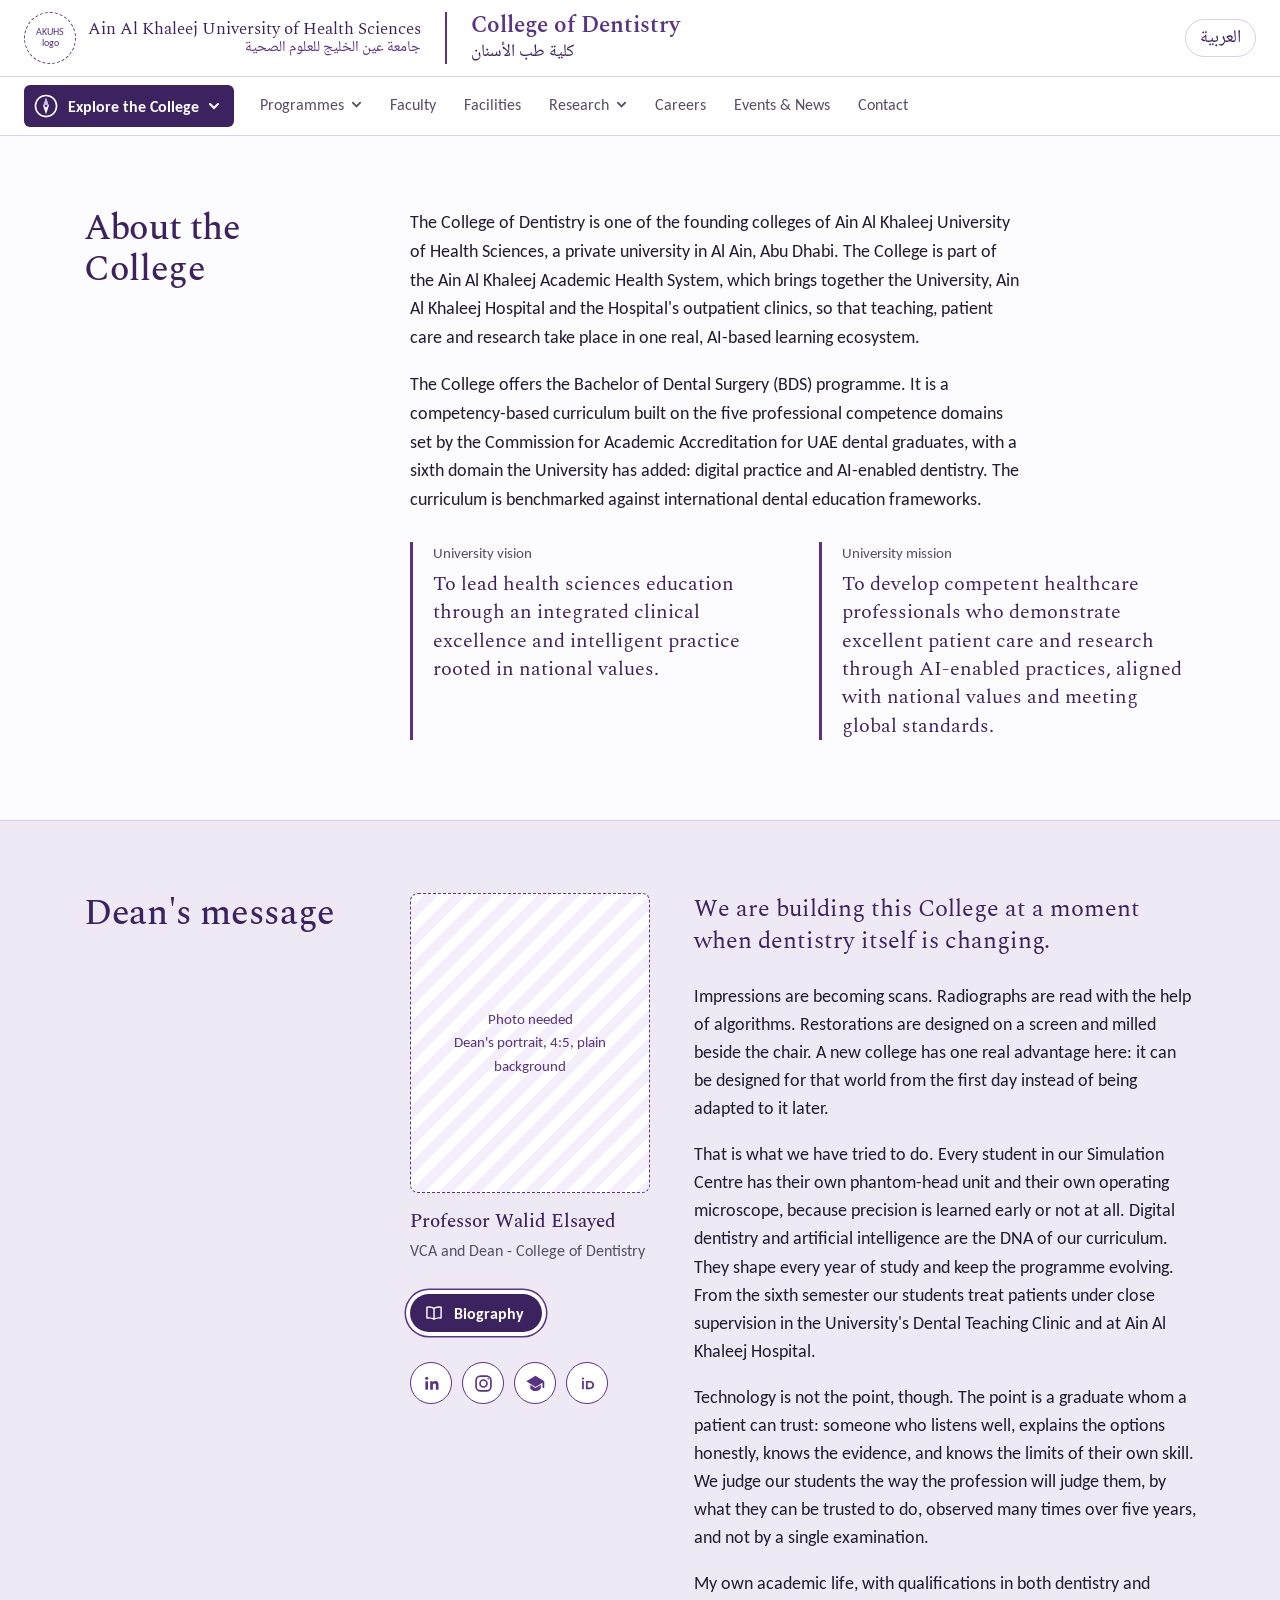
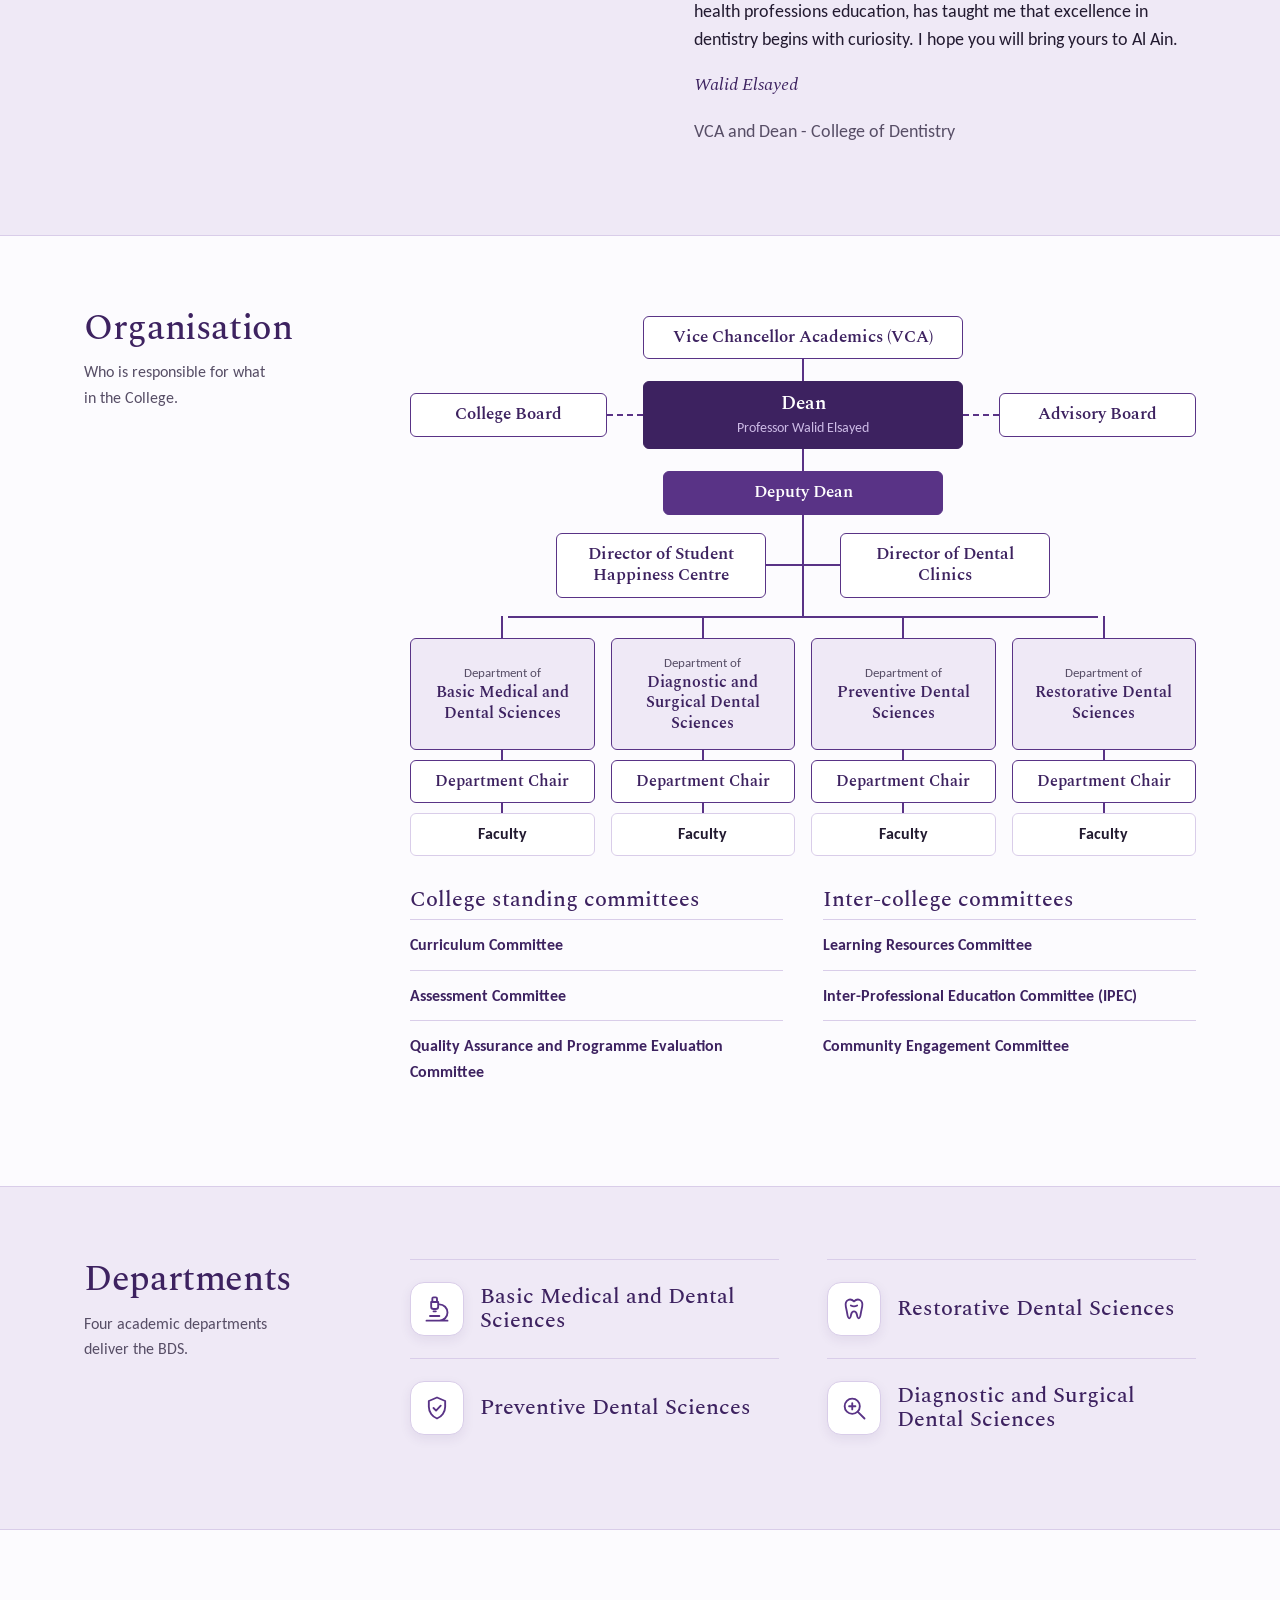
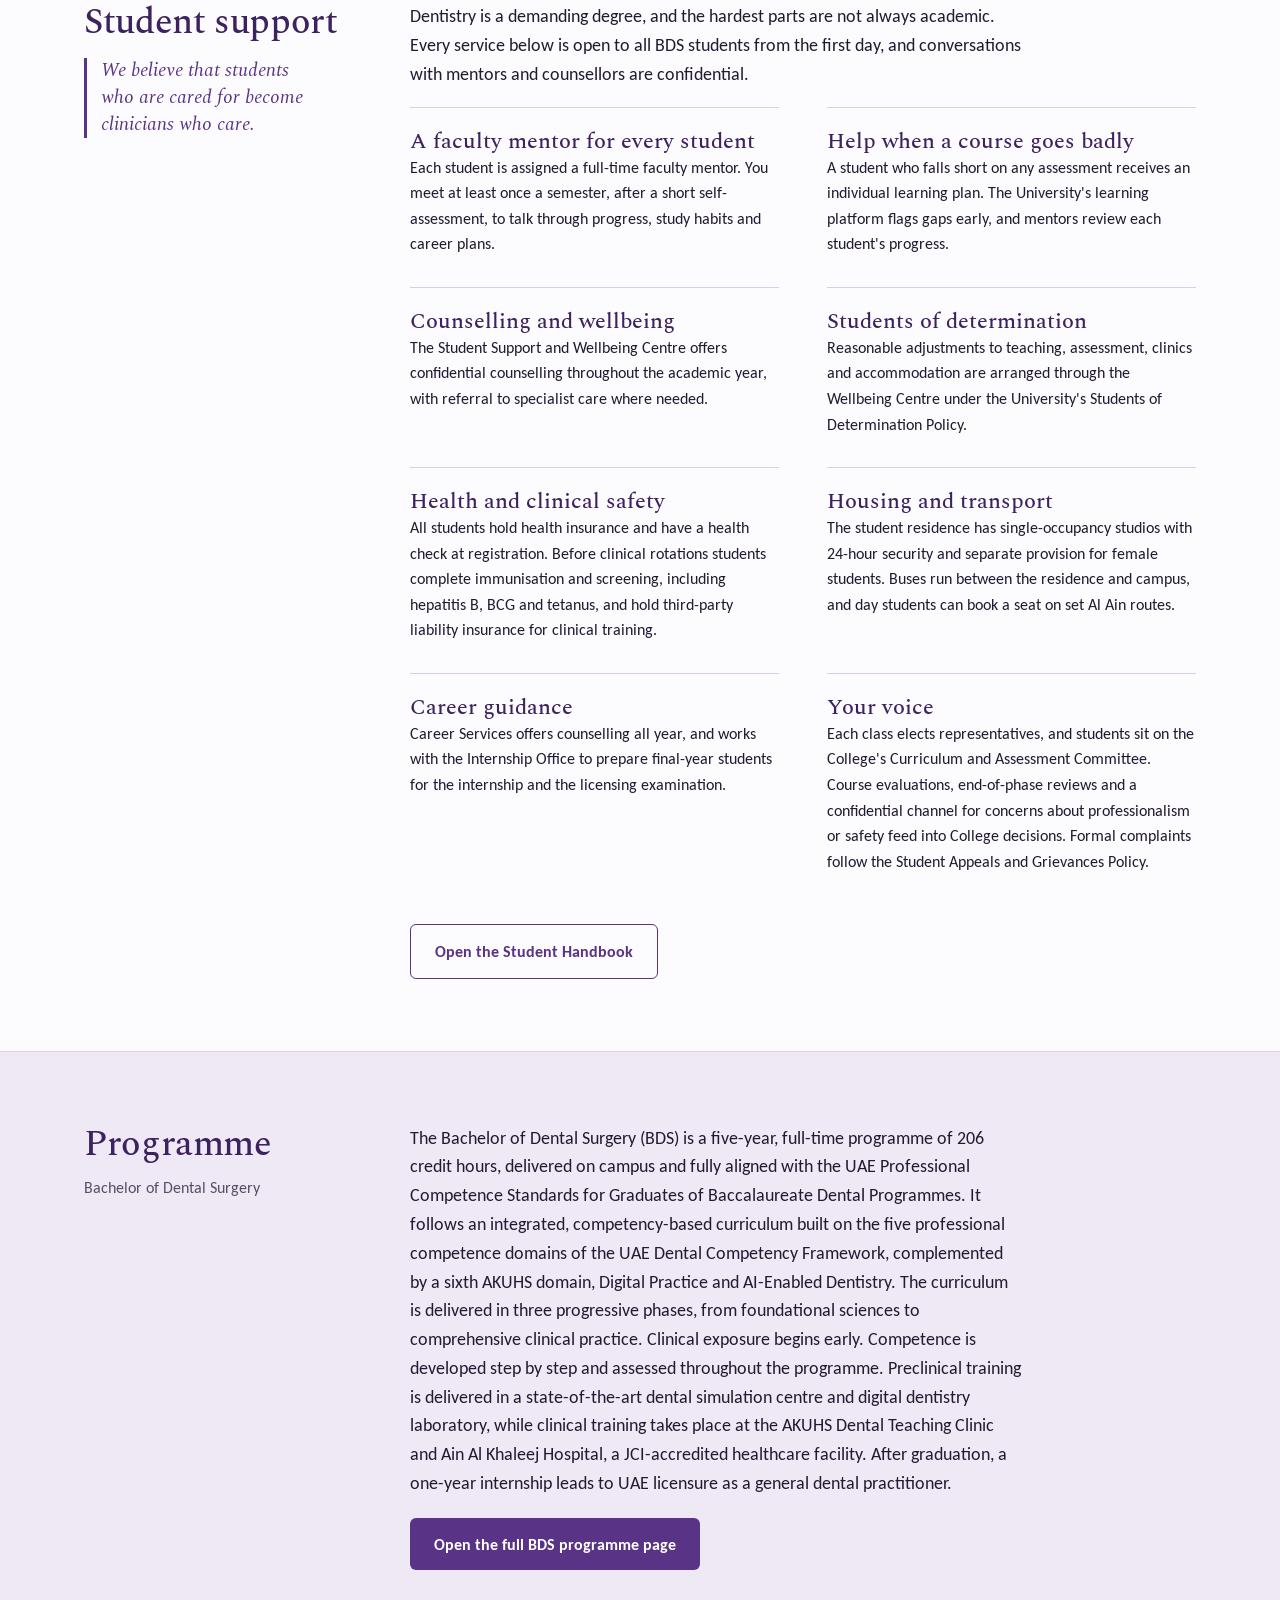
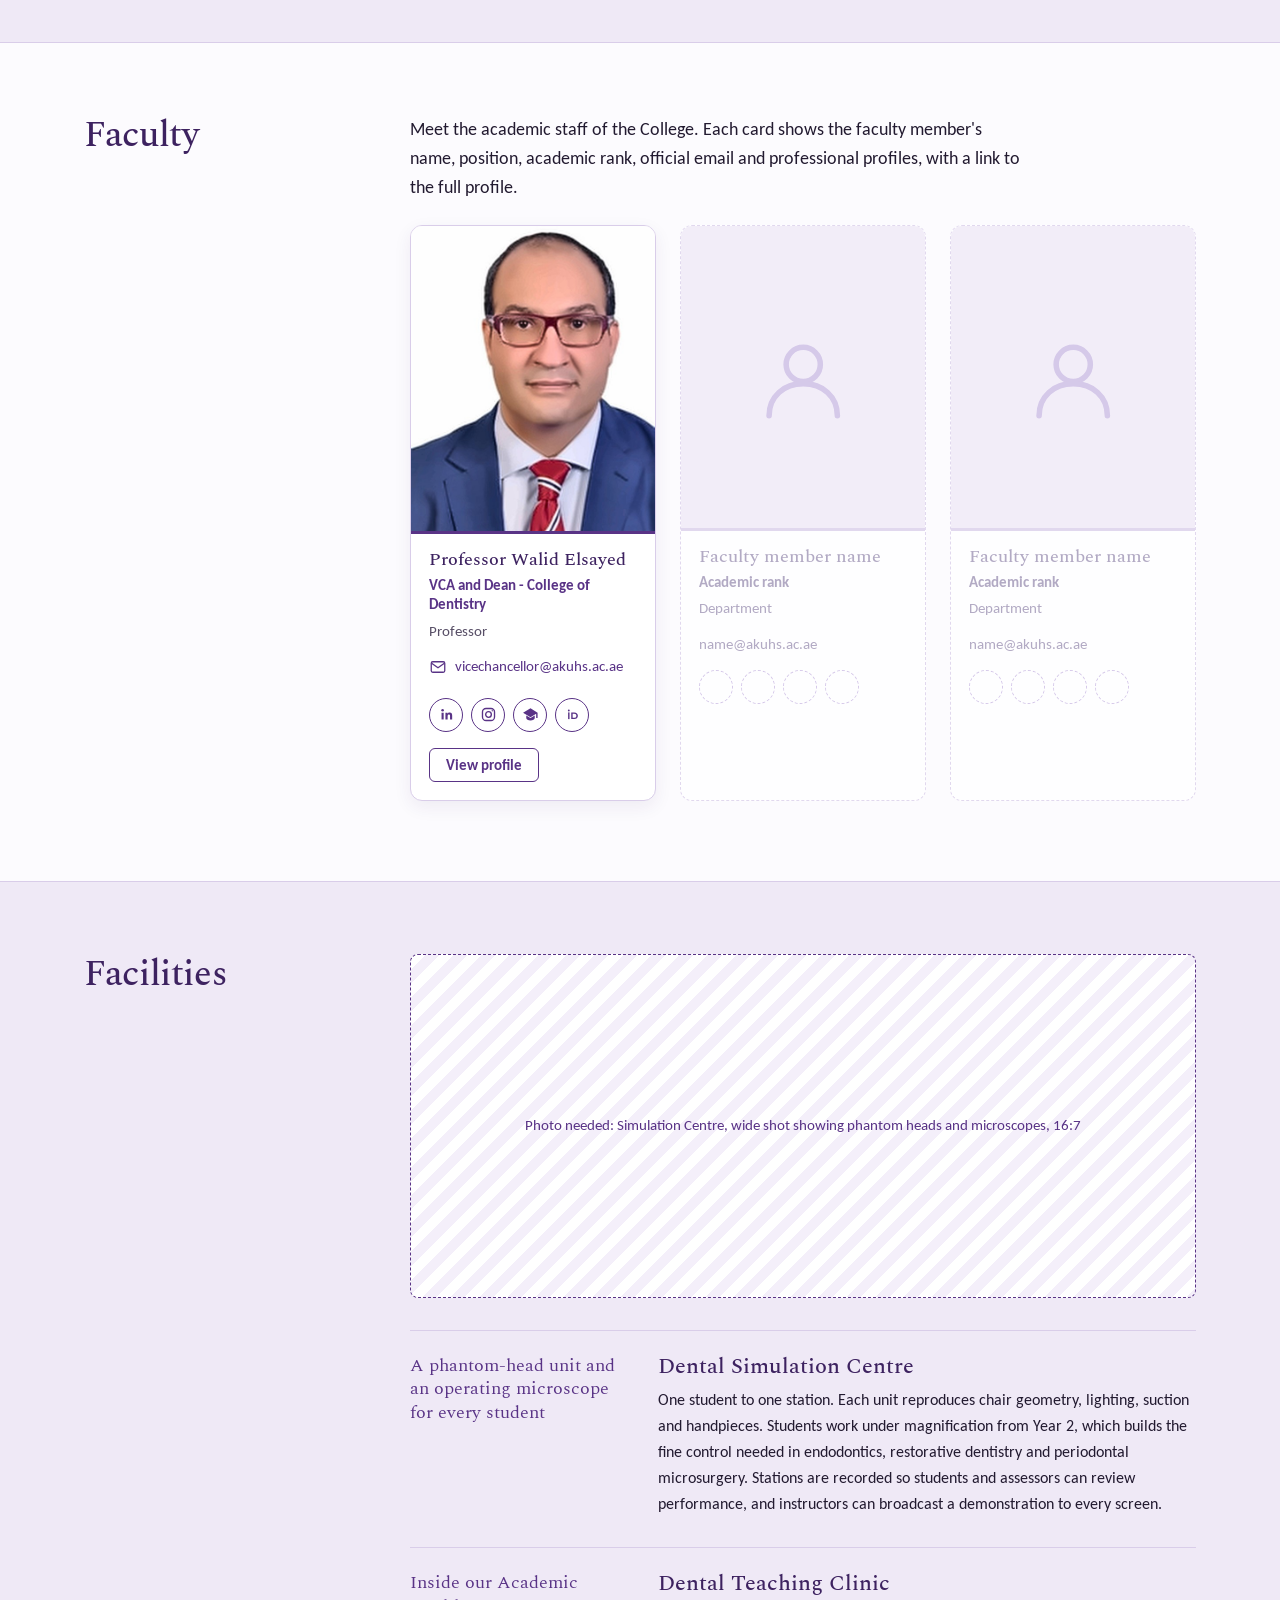
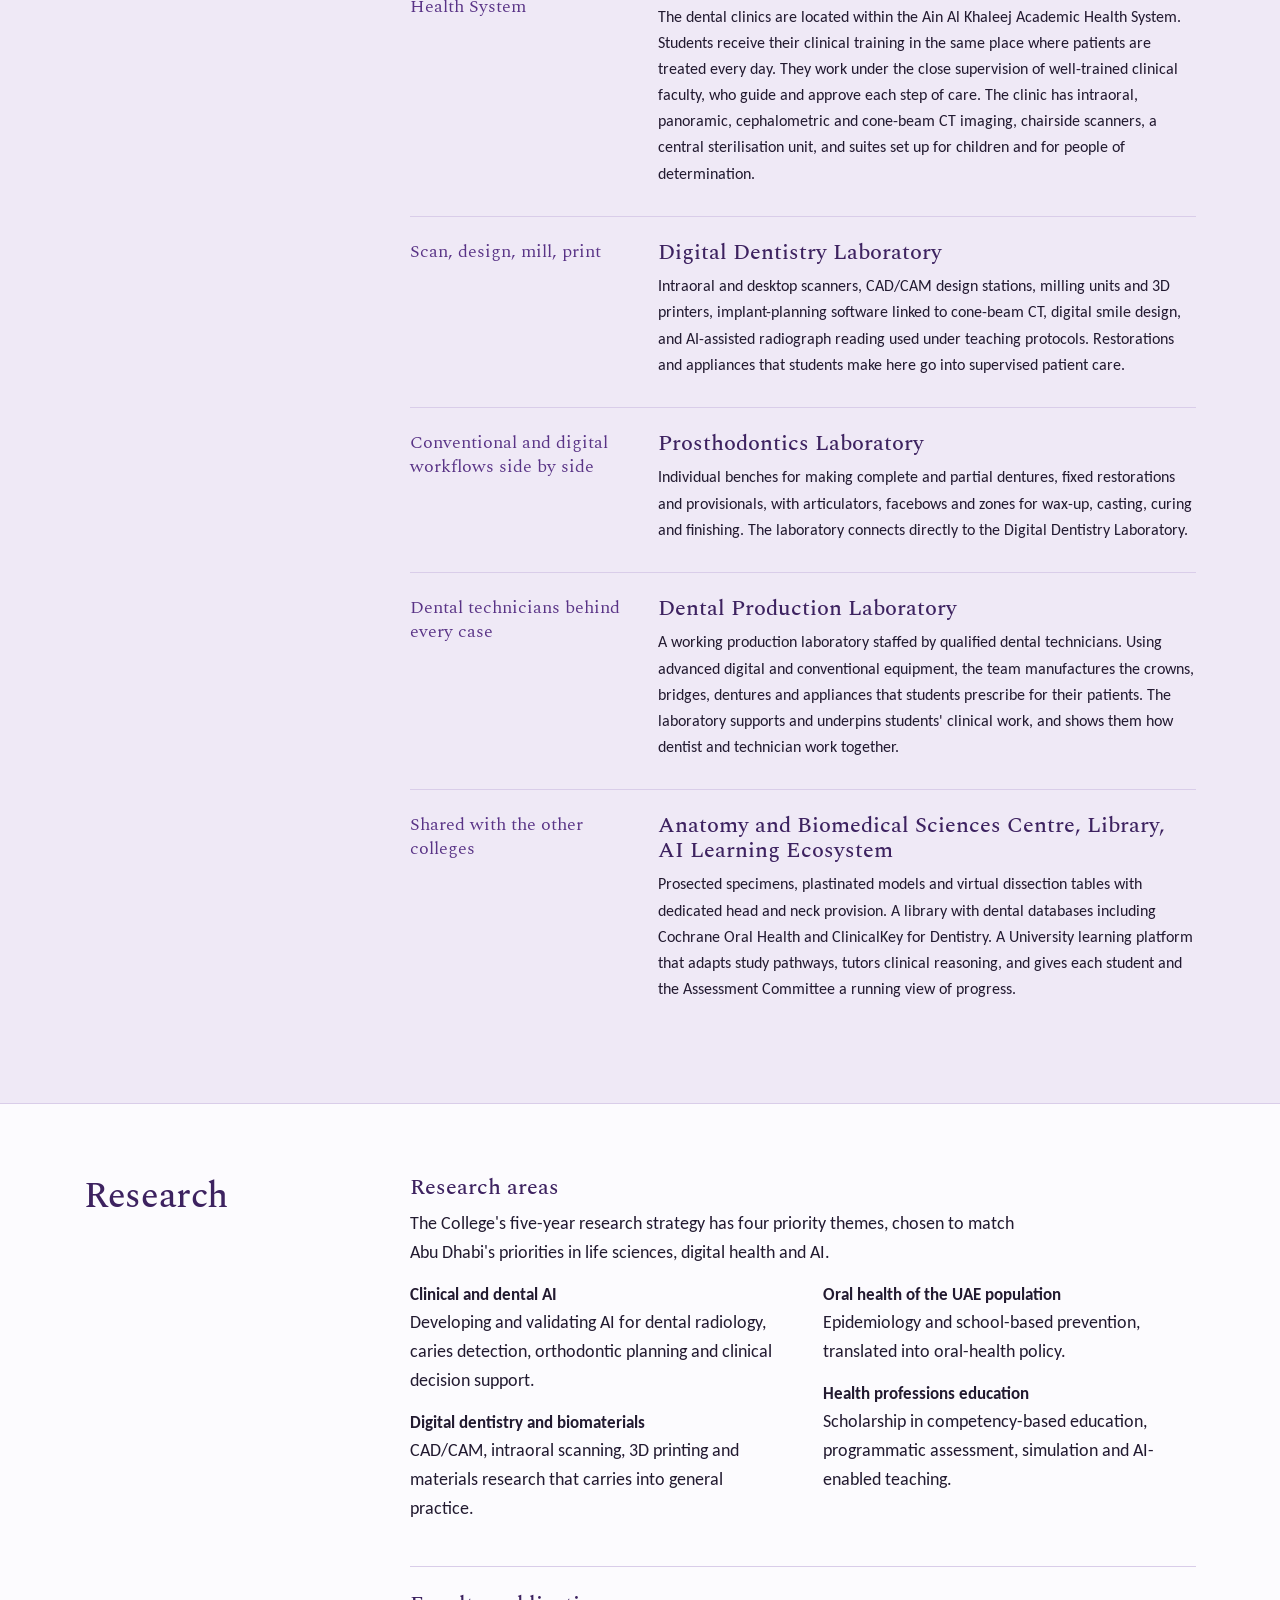
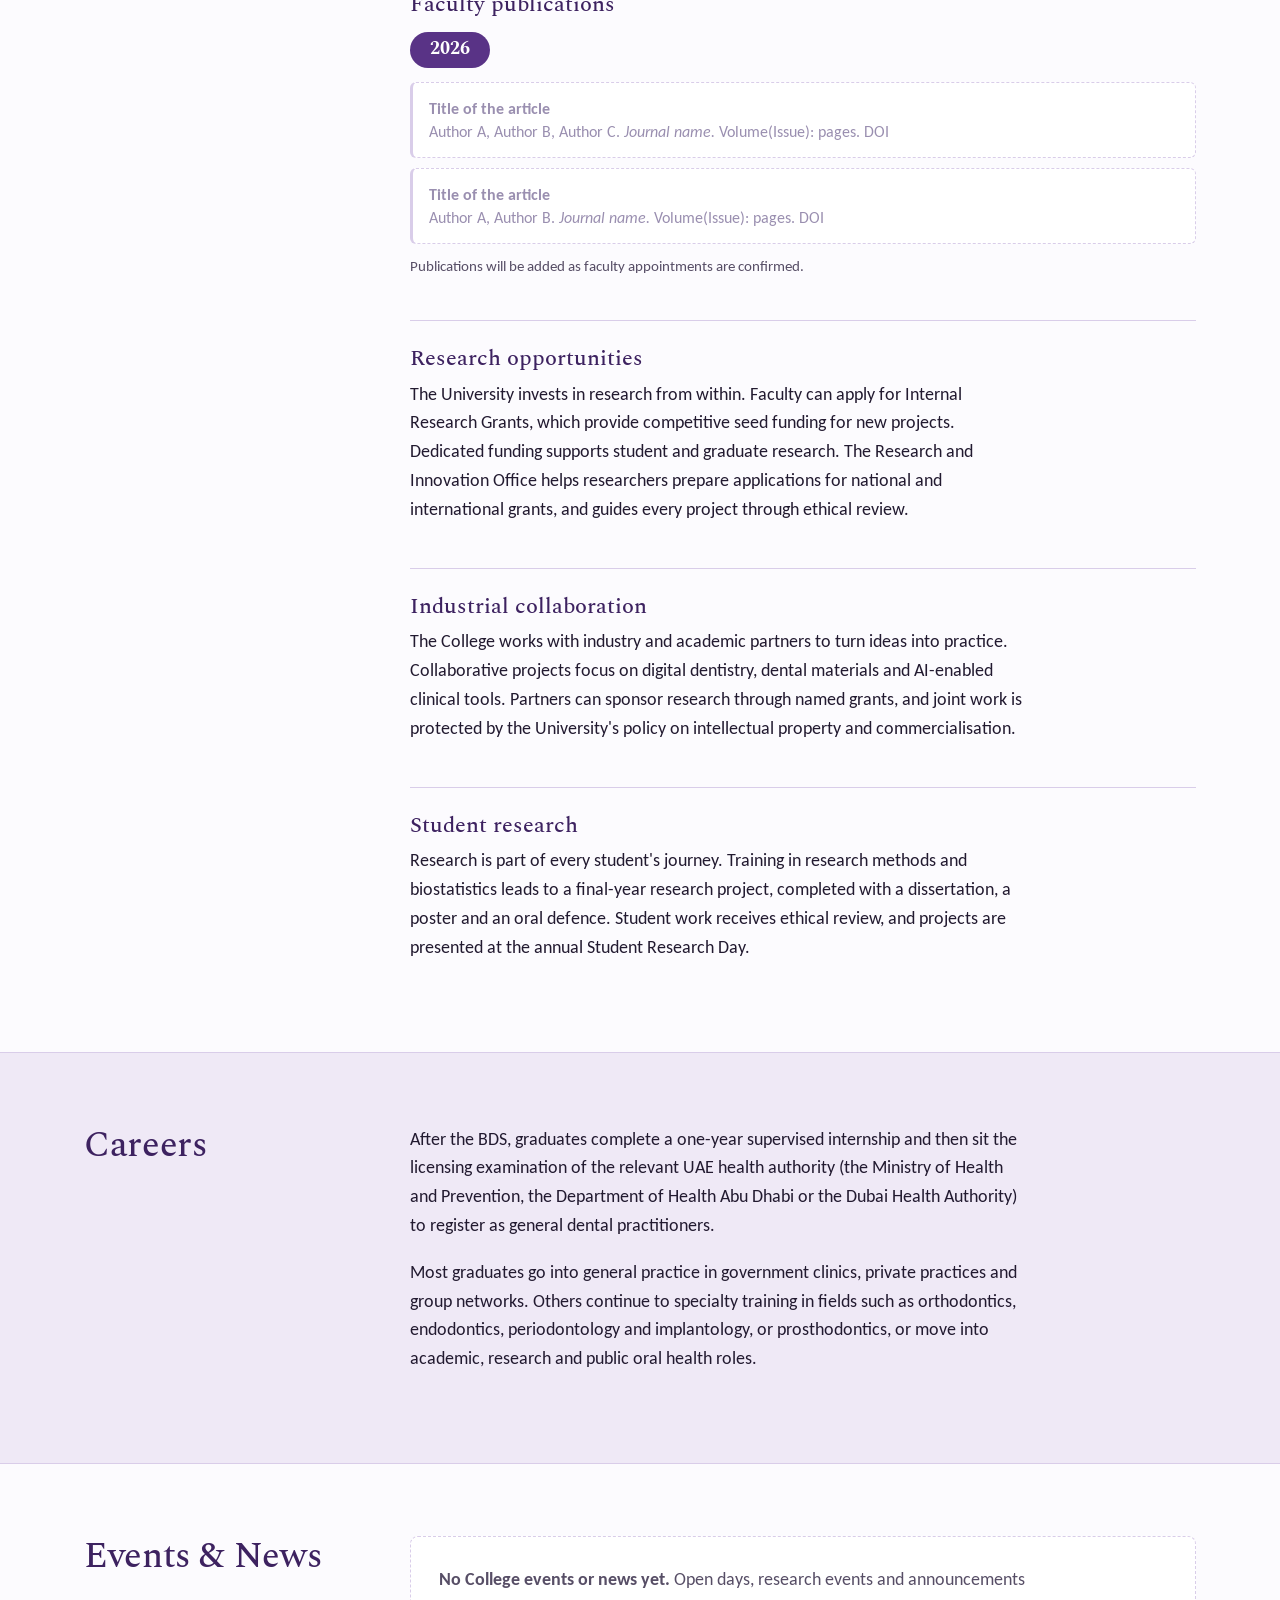
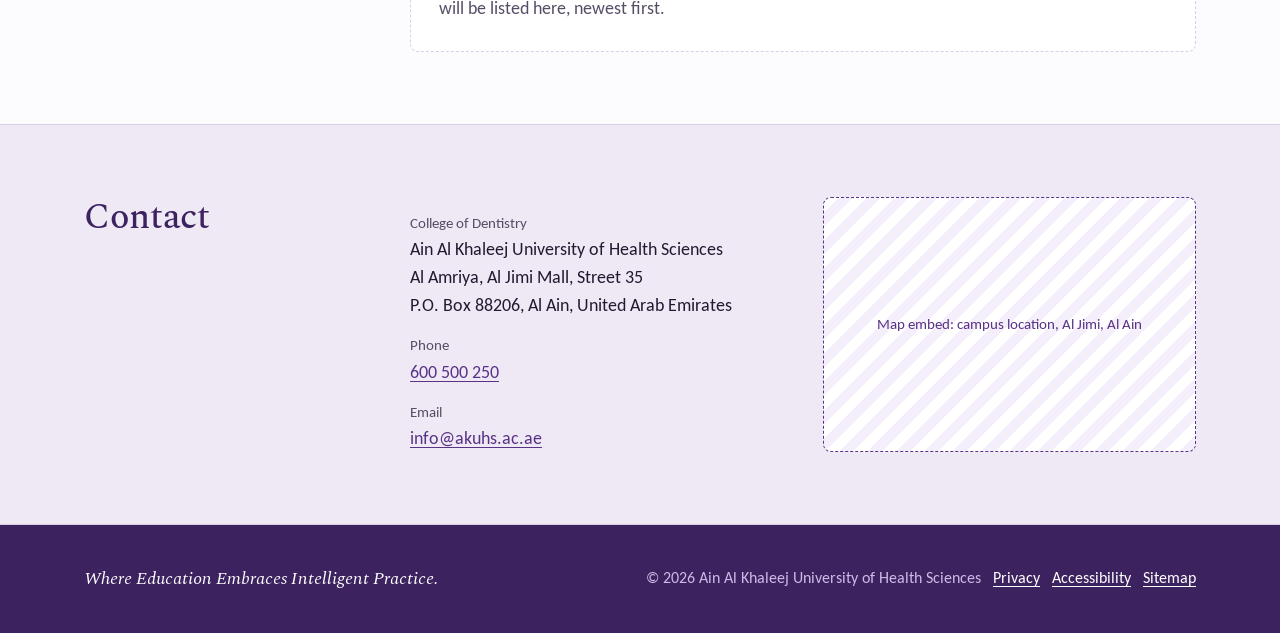
<file: index.html>
<!DOCTYPE html>
<html lang="en" data-college="dentistry">
<head>
<meta charset="utf-8">
<meta name="viewport" content="width=device-width, initial-scale=1">
<title>College of Dentistry | Ain Al Khaleej University of Health Sciences</title>
<meta name="description" content="The College of Dentistry at Ain Al Khaleej University of Health Sciences, Al Ain. Five-year Bachelor of Dental Surgery with simulation, digital dentistry and supervised patient care.">
<link rel="preconnect" href="https://fonts.googleapis.com">
<link rel="preconnect" href="https://fonts.gstatic.com" crossorigin>
<link href="https://fonts.googleapis.com/css2?family=Carlito:ital,wght@0,400;0,700;1,400&family=Spectral:ital,wght@0,400;0,500;0,600;1,400&family=Noto+Naskh+Arabic:wght@500;600&display=swap" rel="stylesheet">
<link rel="stylesheet" href="site.css">
</head>
<body>
<a class="skip" href="#main">Skip to content</a>

<header class="unibar">
  <div class="wrap">
    <a class="brand" href="#">
      <span class="logo-slot" aria-hidden="true">AKUHS<br>logo</span>
      <span class="brand-name">Ain Al Khaleej University of Health Sciences<span lang="ar" dir="rtl">جامعة عين الخليج للعلوم الصحية</span></span>
    </a>
    <div class="college-id">
      <h1>College of Dentistry</h1>
      <p lang="ar" dir="rtl">كلية طب الأسنان</p>
    </div>
    <nav aria-label="University">
      <ul class="uninav">
        <li><a href="#">About</a></li>
        <li><a href="#" aria-current="page">Colleges</a></li>
        <li><a href="#">Admissions</a></li>
        <li><a href="#">Research</a></li>
        <li><a href="#">Student life</a></li>
        <li><a href="#">Contact</a></li>
      </ul>
    </nav>
    <a class="lang" href="#" lang="ar" hreflang="ar">العربية</a>
  </div>
</header>



<nav class="subnav" aria-label="On this page">
  <div class="wrap">
    <button class="explore-btn" type="button" aria-expanded="false" aria-controls="explore-panel">
      <svg viewBox="0 0 32 32" aria-hidden="true"><circle cx="16" cy="16" r="13" fill="none" stroke="#fff" stroke-width="2"/><g class="needle"><path d="M16 6 L19.5 16 L16 26 L12.5 16 Z" fill="#fff"/><path d="M16 6 L19.5 16 L12.5 16 Z" fill="#CDBBE6"/></g><circle cx="16" cy="16" r="1.6" fill="#593386"/></svg>
      <span class="lbl">Explore the College</span>
      <svg class="chev" viewBox="0 0 12 12" aria-hidden="true"><path d="M2 4l4 4 4-4" fill="none" stroke="#fff" stroke-width="2" stroke-linecap="round"/></svg>
    </button>
    <div class="explore-panel" id="explore-panel" hidden>
      <ul>
        <li><a href="#about"><svg viewBox="0 0 24 24" aria-hidden="true"><path d="M4 20V9l8-5 8 5v11M9 20v-6h6v6"/></svg><span>About the College<span>Who we are, vision and mission</span></span></a></li>
        <li><a href="#dean"><svg viewBox="0 0 24 24" aria-hidden="true"><circle cx="12" cy="8" r="3.5"/><path d="M5 20c0-4 3-6.5 7-6.5s7 2.5 7 6.5"/></svg><span>Dean's message<span>From Professor Walid Elsayed</span></span></a></li>
        <li><a href="#organisation"><svg viewBox="0 0 24 24" aria-hidden="true"><rect x="9" y="3" width="6" height="5"/><rect x="3" y="16" width="6" height="5"/><rect x="15" y="16" width="6" height="5"/><path d="M12 8v4M6 16v-4h12v4"/></svg><span>Organisation chart<span>Reporting lines and committees</span></span></a></li>
        <li><a href="#departments"><svg viewBox="0 0 24 24" aria-hidden="true"><rect x="3.5" y="3.5" width="7" height="7" rx="1.5"/><rect x="13.5" y="3.5" width="7" height="7" rx="1.5"/><rect x="3.5" y="13.5" width="7" height="7" rx="1.5"/><rect x="13.5" y="13.5" width="7" height="7" rx="1.5"/></svg><span>Departments<span>Four academic departments</span></span></a></li>
        <li><a href="#support"><svg viewBox="0 0 24 24" aria-hidden="true"><path d="M12 20s-7-4.4-7-9.5A3.9 3.9 0 0 1 12 8a3.9 3.9 0 0 1 7 2.5C19 15.600 12 20 12 20z"/></svg><span>Student support<span>Mentoring, wellbeing, health, housing</span></span></a></li>
      </ul>
    </div>
    <ul class="strip">
      <li><button class="menu-btn" type="button" aria-expanded="false" aria-controls="prog-panel" data-section="programme">Programmes <svg class="chev" viewBox="0 0 12 12" aria-hidden="true"><path d="M2 4l4 4 4-4" fill="none" stroke="currentColor" stroke-width="2" stroke-linecap="round"/></svg></button></li>
      <li><a href="#people">Faculty</a></li>
      <li><a href="#facilities">Facilities</a></li>
      <li><button class="menu-btn" type="button" aria-expanded="false" aria-controls="research-panel" data-section="research">Research <svg class="chev" viewBox="0 0 12 12" aria-hidden="true"><path d="M2 4l4 4 4-4" fill="none" stroke="currentColor" stroke-width="2" stroke-linecap="round"/></svg></button></li>
      <li><a href="#careers">Careers</a></li>
      <li><a href="#news">Events &amp; News</a></li>
      <li><a href="#contact">Contact</a></li>
    </ul>
    <div class="explore-panel prog-panel" id="prog-panel" hidden>
      <ul>
        <li><a href="#programme"><svg viewBox="0 0 24 24" aria-hidden="true"><path d="M12 5.500c-1.500-1.500-3.500-2-5-1.200C5 5.300 4.500 7.500 5 10c.4 2 .8 3.500 1.200 6 .3 2 .8 4 1.800 4s1.300-2 1.600-3.500c.3-1.300.8-2.500 2.400-2.500s2.100 1.200 2.400 2.500c.3 1.500.6 3.500 1.600 3.500s1.500-2 1.800-4c.4-2.500.8-4 1.200-6 .5-2.500 0-4.700-2-5.700-1.500-.8-3.500-.3-5 1.200z"/></svg><span>Bachelor of Dental Surgery (BDS)</span></a></li>
      </ul>
    </div>
    <div class="explore-panel prog-panel" id="research-panel" hidden>
      <ul>
        <li><a href="#research-areas"><svg viewBox="0 0 24 24" aria-hidden="true"><path d="M9 3h6M10 3v6l-5 9a2 2 0 0 0 1.800 3h10.400A2 2 0 0 0 19 18l-5-9V3M7.500 15h9"/></svg><span>Research areas</span></a></li>
        <li><a href="#faculty-publications"><svg viewBox="0 0 24 24" aria-hidden="true"><path d="M6 3h9l4 4v14H6zM15 3v4h4M9 12h7M9 16h7M9 8h3"/></svg><span>Faculty publications</span></a></li>
        <li><a href="#research-opportunities"><svg viewBox="0 0 24 24" aria-hidden="true"><path d="M9 18h6M10 21h4M12 3a6 6 0 0 0-3.500 10.900c.6.5 1 1.300 1 2.100h5c0-.8.4-1.600 1-2.100A6 6 0 0 0 12 3z"/></svg><span>Research opportunities</span></a></li>
        <li><a href="#industry-collaboration"><svg viewBox="0 0 24 24" aria-hidden="true"><path d="M3 21V10l6 4v-4l6 4V4h5v17zM2 21h20"/></svg><span>Industrial collaboration</span></a></li>
        <li><a href="#student-research"><svg viewBox="0 0 24 24" aria-hidden="true"><path d="M12 4 2 9l10 5 10-5zM6 11.500V16c0 1.500 2.700 3 6 3s6-1.500 6-3v-4.500M22 9v6"/></svg><span>Student research</span></a></li>
      </ul>
    </div>
  </div>
</nav>


<main id="main">

<section class="sec" id="about">
  <div class="wrap frame">
    <div class="rail"><h2>About the College</h2></div>
    <div>
      <p>The College of Dentistry is one of the founding colleges of Ain Al Khaleej University of Health Sciences, a private university in Al Ain, Abu Dhabi. The College is part of the Ain Al Khaleej Academic Health System, which brings together the University, Ain Al Khaleej Hospital and the Hospital's outpatient clinics, so that teaching, patient care and research take place in one real, AI-based learning ecosystem.</p>
      <p>The College offers the Bachelor of Dental Surgery (BDS) programme. It is a competency-based curriculum built on the five professional competence domains set by the Commission for Academic Accreditation for UAE dental graduates, with a sixth domain the University has added: digital practice and AI-enabled dentistry. The curriculum is benchmarked against international dental education frameworks.</p>

      <div class="pair">
        <blockquote><cite>University vision</cite>To lead health sciences education through an integrated clinical excellence and intelligent practice rooted in national values.</blockquote>
        <blockquote><cite>University mission</cite>To develop competent healthcare professionals who demonstrate excellent patient care and research through AI-enabled practices, aligned with national values and meeting global standards.</blockquote>
      </div>

    </div>
  </div>
</section>

<section class="sec tint" id="dean">
  <div class="wrap frame">
    <div class="rail"><h2>Dean's message</h2></div>
    <div class="dean">
      <div>
        <div class="portrait">Photo needed<br>Dean's portrait, 4:5, plain background</div>
        <p class="dean-id"><strong>Professor Walid Elsayed</strong>VCA and Dean - College of Dentistry</p>
        <button class="bio-btn" type="button" aria-haspopup="dialog" aria-controls="dean-bio">
          <svg viewBox="0 0 24 24" aria-hidden="true"><path d="M12 6.500C10 5 7 4.500 3.500 5v13c3.500-.5 6.500 0 8.500 1.500 2-1.500 5-2 8.500-1.500V5C17 4.500 14 5 12 6.500zM12 6.500v13"/></svg>
          Biography
        </button>
        <!-- Replace each href="#" with the real profile address -->
        <ul class="dean-links" aria-label="Professor Elsayed's profiles">
          <li><a href="#" target="_blank" rel="noopener" aria-label="LinkedIn profile" title="LinkedIn"><svg viewBox="0 0 24 24" aria-hidden="true"><circle cx="6.5" cy="6" r="1.8"/><rect x="5" y="9.5" width="3" height="9.5"/><path d="M10.5 9.5h2.9v1.3c.5-.9 1.6-1.6 3.1-1.6 2.6 0 3.5 1.7 3.5 4.3V19h-3v-4.9c0-1.3-.4-2.1-1.5-2.1-1.2 0-1.9.8-1.9 2.2V19h-3.1z"/></svg></a></li>
          <li><a href="#" target="_blank" rel="noopener" aria-label="Instagram profile" title="Instagram"><svg class="line" viewBox="0 0 24 24" aria-hidden="true"><rect x="3.5" y="3.5" width="17" height="17" rx="5"/><circle cx="12" cy="12" r="4"/><circle cx="17.3" cy="6.7" r=".9" fill="currentColor" stroke="none"/></svg></a></li>
          <li><a href="#" target="_blank" rel="noopener" aria-label="Google Scholar profile" title="Google Scholar"><svg viewBox="0 0 24 24" aria-hidden="true"><path d="M12 3 1.5 9.5 12 16l8-4.95V17h2V9.5z"/><path d="M6 13.4V17c0 1.700 2.700 3.500 6 3.500s6-1.800 6-3.500v-3.600l-6 3.700z"/></svg></a></li>
          <li><a href="#" target="_blank" rel="noopener" aria-label="ORCID record" title="ORCID"><svg viewBox="0 0 24 24" aria-hidden="true"><circle cx="6.800" cy="6.300" r="1.300"/><rect x="5.800" y="9" width="2" height="9.500"/><path fill-rule="evenodd" d="M10.200 9h4.300c3.200 0 5.100 2.100 5.100 4.750s-1.900 4.750-5.100 4.750h-4.300zM12.200 10.800v5.900h2.200c2.100 0 3.100-1.300 3.100-2.950s-1-2.950-3.100-2.950z"/></svg></a></li>
        </ul>
      </div>
      <div class="letter">
        <p>We are building this College at a moment when dentistry itself is changing.</p>
        <p>Impressions are becoming scans. Radiographs are read with the help of algorithms. Restorations are designed on a screen and milled beside the chair. A new college has one real advantage here: it can be designed for that world from the first day instead of being adapted to it later.</p>
        <p>That is what we have tried to do. Every student in our Simulation Centre has their own phantom-head unit and their own operating microscope, because precision is learned early or not at all. Digital dentistry and artificial intelligence are the DNA of our curriculum. They shape every year of study and keep the programme evolving. From the sixth semester our students treat patients under close supervision in the University's Dental Teaching Clinic and at Ain Al Khaleej Hospital.</p>
        <p>Technology is not the point, though. The point is a graduate whom a patient can trust: someone who listens well, explains the options honestly, knows the evidence, and knows the limits of their own skill. We judge our students the way the profession will judge them, by what they can be trusted to do, observed many times over five years, and not by a single examination.</p>
        <p>My own academic life, with qualifications in both dentistry and health professions education, has taught me that excellence in dentistry begins with curiosity. I hope you will bring yours to Al Ain.</p>
        <p class="sign">Walid Elsayed</p>
        <p class="note">VCA and Dean - College of Dentistry</p>
      </div>
    </div>
  </div>
</section>

<section class="sec" id="organisation">
  <div class="wrap frame">
    <div class="rail"><h2>Organisation</h2><p class="sub">Who is responsible for what in the College.</p></div>
    <div>
      <div class="org" role="img" aria-label="Organisation chart of the College of Dentistry. The Dean reports to the Vice Chancellor Academics and works with the College Board and the Advisory Board. The Deputy Dean reports to the Dean. The Director of the Student Happiness Centre, the Director of Dental Clinics and the four academic departments report through the Deputy Dean. Each department is led by a Department Chair with its faculty.">
        <div class="org-top">
          <div class="node"><b>Vice Chancellor Academics (VCA)</b></div>
          <div class="stem"></div>
          <div class="org-mid">
            <div class="side l"><div class="node"><b>College Board</b></div><span class="dash"></span></div>
            <div class="node lead"><b>Dean</b><small>Professor Walid Elsayed</small></div>
            <div class="side r"><span class="dash"></span><div class="node"><b>Advisory Board</b></div></div>
          </div>
          <div class="stem"></div>
          <div class="node deputy"><b>Deputy Dean</b></div>
          <div class="org-mid staff">
            <div class="side l"><div class="node"><b>Director of Student Happiness Centre</b></div><span class="dash solid"></span></div>
            <div class="trunk"></div>
            <div class="side r"><span class="dash solid"></span><div class="node"><b>Director of Dental Clinics</b></div></div>
          </div>
          <div class="branches">
            <div class="branch">
              <div class="node dep"><small>Department of</small><b>Basic Medical and Dental Sciences</b></div>
              <div class="stem s"></div>
              <div class="node chair"><b>Department Chair</b></div>
              <div class="stem s"></div>
              <div class="node fac-node"><b>Faculty</b></div>
            </div>
            <div class="branch">
              <div class="node dep"><small>Department of</small><b>Diagnostic and Surgical Dental Sciences</b></div>
              <div class="stem s"></div>
              <div class="node chair"><b>Department Chair</b></div>
              <div class="stem s"></div>
              <div class="node fac-node"><b>Faculty</b></div>
            </div>
            <div class="branch">
              <div class="node dep"><small>Department of</small><b>Preventive Dental Sciences</b></div>
              <div class="stem s"></div>
              <div class="node chair"><b>Department Chair</b></div>
              <div class="stem s"></div>
              <div class="node fac-node"><b>Faculty</b></div>
            </div>
            <div class="branch">
              <div class="node dep"><small>Department of</small><b>Restorative Dental Sciences</b></div>
              <div class="stem s"></div>
              <div class="node chair"><b>Department Chair</b></div>
              <div class="stem s"></div>
              <div class="node fac-node"><b>Faculty</b></div>
            </div>
          </div>
        </div>
      </div>

      <div class="committees two">
        <div>
          <h3>College standing committees</h3>
          <ul>
            <li>Curriculum Committee</li>
            <li>Assessment Committee</li>
            <li>Quality Assurance and Programme Evaluation Committee</li>
          </ul>
        </div>
        <div>
          <h3>Inter-college committees</h3>
          <ul>
            <li>Learning Resources Committee</li>
            <li>Inter-Professional Education Committee (IPEC)</li>
            <li>Community Engagement Committee</li>
          </ul>
        </div>
      </div>
    </div>
  </div>
</section>

<section class="sec tint" id="departments">
  <div class="wrap frame">
    <div class="rail"><h2>Departments</h2><p class="sub">Four academic departments deliver the BDS.</p></div>
    <div class="depts">
      <div class="dept">
        <h3><span class="dicon" aria-hidden="true"><svg viewBox="0 0 24 24"><path d="M6 18h8M3 22h18M14 22a7 7 0 1 0 0-14h-1M9 14h2M9 12a2 2 0 0 1-2-2V6h6v4a2 2 0 0 1-2 2zM12 6V3a1 1 0 0 0-1-1H9a1 1 0 0 0-1 1v3"/></svg></span>Basic Medical and Dental Sciences</h3>
      </div>
      <div class="dept">
        <h3><span class="dicon" aria-hidden="true"><svg viewBox="0 0 24 24"><path d="M12 5.500c-1.500-1.500-3.500-2-5-1.200C5 5.300 4.500 7.500 5 10c.4 2 .8 3.500 1.200 6 .3 2 .8 4 1.800 4s1.300-2 1.600-3.500c.3-1.300.8-2.500 2.400-2.500s2.100 1.200 2.400 2.500c.3 1.500.6 3.500 1.600 3.500s1.500-2 1.800-4c.4-2.500.8-4 1.200-6 .5-2.500 0-4.700-2-5.700-1.500-.8-3.500-.3-5 1.200z"/><path d="M9.300 9c1.700 1 3.700 1 5.400 0"/></svg></span>Restorative Dental Sciences</h3>
      </div>
      <div class="dept">
        <h3><span class="dicon" aria-hidden="true"><svg viewBox="0 0 24 24"><path d="M12 3l7 3v5c0 4.500-3 8.500-7 10-4-1.500-7-5.500-7-10V6z"/><path d="M9 12l2.200 2.200L15.200 10"/></svg></span>Preventive Dental Sciences</h3>
      </div>
      <div class="dept">
        <h3><span class="dicon" aria-hidden="true"><svg viewBox="0 0 24 24"><circle cx="10.500" cy="10.500" r="6.500"/><path d="M15.300 15.300L21 21M10.500 7.800v5.400M7.800 10.500h5.400"/></svg></span>Diagnostic and Surgical Dental Sciences</h3>
      </div>
    </div>
  </div>
</section>

<section class="sec" id="support">
  <div class="wrap frame">
    <div class="rail"><div class="title"><h2>Student support</h2><p class="creed">We believe that students who are cared for become clinicians who care.</p></div></div>
    <div>
      <p>Dentistry is a demanding degree, and the hardest parts are not always academic. Every service below is open to all BDS students from the first day, and conversations with mentors and counsellors are confidential.</p>
      <div class="depts">
        <div class="dept">
          <h3>A faculty mentor for every student</h3>
          <p>Each student is assigned a full-time faculty mentor. You meet at least once a semester, after a short self-assessment, to talk through progress, study habits and career plans.</p>
        </div>
        <div class="dept">
          <h3>Help when a course goes badly</h3>
          <p>A student who falls short on any assessment receives an individual learning plan. The University's learning platform flags gaps early, and mentors review each student's progress.</p>
        </div>
        <div class="dept">
          <h3>Counselling and wellbeing</h3>
          <p>The Student Support and Wellbeing Centre offers confidential counselling throughout the academic year, with referral to specialist care where needed.</p>
        </div>
        <div class="dept">
          <h3>Students of determination</h3>
          <p>Reasonable adjustments to teaching, assessment, clinics and accommodation are arranged through the Wellbeing Centre under the University's Students of Determination Policy.</p>
        </div>
        <div class="dept">
          <h3>Health and clinical safety</h3>
          <p>All students hold health insurance and have a health check at registration. Before clinical rotations students complete immunisation and screening, including hepatitis B, BCG and tetanus, and hold third-party liability insurance for clinical training.</p>
        </div>
        <div class="dept">
          <h3>Housing and transport</h3>
          <p>The student residence has single-occupancy studios with 24-hour security and separate provision for female students. Buses run between the residence and campus, and day students can book a seat on set Al Ain routes.</p>
        </div>
        <div class="dept">
          <h3>Career guidance</h3>
          <p>Career Services offers counselling all year, and works with the Internship Office to prepare final-year students for the internship and the licensing examination.</p>
        </div>
        <div class="dept">
          <h3>Your voice</h3>
          <p>Each class elects representatives, and students sit on the College's Curriculum and Assessment Committee. Course evaluations, end-of-phase reviews and a confidential channel for concerns about professionalism or safety feed into College decisions. Formal complaints follow the Student Appeals and Grievances Policy.</p>
        </div>
      </div>
      <div class="cta-row"><a class="btn btn-ghost" href="#">Open the Student Handbook</a></div>
    </div>
  </div>
</section>

<section class="sec tint" id="programme">
  <div class="wrap frame">
    <div class="rail"><h2>Programme</h2><p class="sub">Bachelor of Dental Surgery</p></div>
    <div>
      <p>The Bachelor of Dental Surgery (BDS) is a five-year, full-time programme of 206 credit hours, delivered on campus and fully aligned with the UAE Professional Competence Standards for Graduates of Baccalaureate Dental Programmes. It follows an integrated, competency-based curriculum built on the five professional competence domains of the UAE Dental Competency Framework, complemented by a sixth AKUHS domain, Digital Practice and AI-Enabled Dentistry. The curriculum is delivered in three progressive phases, from foundational sciences to comprehensive clinical practice. Clinical exposure begins early. Competence is developed step by step and assessed throughout the programme. Preclinical training is delivered in a state-of-the-art dental simulation centre and digital dentistry laboratory, while clinical training takes place at the AKUHS Dental Teaching Clinic and Ain Al Khaleej Hospital, a JCI-accredited healthcare facility. After graduation, a one-year internship leads to UAE licensure as a general dental practitioner.</p>
      <div class="cta-row">
        <a class="btn btn-purple" href="bds.html">Open the full BDS programme page</a>
      </div>
    </div>
  </div>
</section>

<section class="sec" id="people">
  <div class="wrap frame">
    <div class="rail"><h2>Faculty</h2></div>
    <div>
      <p>Meet the academic staff of the College. Each card shows the faculty member's name, position, academic rank, official email and professional profiles, with a link to the full profile.</p>
      <div class="fgrid">
        <article class="fcard">
          <div class="fphoto"><img src="walid-elsayed.jpg" alt="Portrait of Professor Walid Elsayed" width="552" height="690" loading="lazy"></div>
          <div class="fbody">
            <h3>Professor Walid Elsayed</h3>
            <p class="frole">VCA and Dean - College of Dentistry</p>
            <p class="fdept">Professor</p>
            <p class="fmail"><a href="mailto:vicechancellor@akuhs.ac.ae"><svg viewBox="0 0 24 24" aria-hidden="true"><rect x="3" y="5" width="18" height="14" rx="2"/><path d="M3.500 7l8.500 6 8.500-6"/></svg>vicechancellor@akuhs.ac.ae</a></p>
            <!-- Replace each href="#" below with the real profile address -->
            <ul class="dean-links small" aria-label="Professor Elsayed's profiles, faculty card">
              <li><a href="#" target="_blank" rel="noopener" aria-label="LinkedIn profile" title="LinkedIn"><svg viewBox="0 0 24 24" aria-hidden="true"><circle cx="6.5" cy="6" r="1.8"/><rect x="5" y="9.5" width="3" height="9.5"/><path d="M10.5 9.5h2.9v1.3c.5-.9 1.6-1.6 3.1-1.6 2.6 0 3.5 1.7 3.5 4.3V19h-3v-4.9c0-1.3-.4-2.1-1.5-2.1-1.2 0-1.9.8-1.9 2.2V19h-3.1z"/></svg></a></li>
              <li><a href="#" target="_blank" rel="noopener" aria-label="Instagram profile" title="Instagram"><svg class="line" viewBox="0 0 24 24" aria-hidden="true"><rect x="3.5" y="3.5" width="17" height="17" rx="5"/><circle cx="12" cy="12" r="4"/><circle cx="17.3" cy="6.7" r=".9" fill="currentColor" stroke="none"/></svg></a></li>
              <li><a href="#" target="_blank" rel="noopener" aria-label="Google Scholar profile" title="Google Scholar"><svg viewBox="0 0 24 24" aria-hidden="true"><path d="M12 3 1.5 9.5 12 16l8-4.95V17h2V9.5z"/><path d="M6 13.4V17c0 1.700 2.700 3.500 6 3.500s6-1.800 6-3.500v-3.600l-6 3.700z"/></svg></a></li>
              <li><a href="#" target="_blank" rel="noopener" aria-label="ORCID record" title="ORCID"><svg viewBox="0 0 24 24" aria-hidden="true"><circle cx="6.800" cy="6.300" r="1.300"/><rect x="5.800" y="9" width="2" height="9.500"/><path fill-rule="evenodd" d="M10.200 9h4.300c3.200 0 5.100 2.100 5.100 4.750s-1.900 4.750-5.100 4.750h-4.300zM12.200 10.800v5.900h2.200c2.100 0 3.100-1.300 3.100-2.950s-1-2.950-3.100-2.950z"/></svg></a></li>
              </ul>
            <button class="fbtn bio-open" type="button" aria-haspopup="dialog" aria-controls="dean-bio">View profile</button>
          </div>
        </article>
        <article class="fcard ghost" aria-hidden="true">
          <div class="fphoto"><svg viewBox="0 0 24 24"><circle cx="12" cy="9" r="4"/><path d="M4 21c0-4.500 3.500-7.500 8-7.500s8 3 8 7.500"/></svg></div>
          <div class="fbody"><h3>Faculty member name</h3><p class="frole">Academic rank</p><p class="fdept">Department</p><p class="fmail ghostmail">name@akuhs.ac.ae</p><div class="ghost-dots"><i></i><i></i><i></i><i></i></div></div>
        </article>
        <article class="fcard ghost" aria-hidden="true">
          <div class="fphoto"><svg viewBox="0 0 24 24"><circle cx="12" cy="9" r="4"/><path d="M4 21c0-4.500 3.500-7.500 8-7.500s8 3 8 7.500"/></svg></div>
          <div class="fbody"><h3>Faculty member name</h3><p class="frole">Academic rank</p><p class="fdept">Department</p><p class="fmail ghostmail">name@akuhs.ac.ae</p><div class="ghost-dots"><i></i><i></i><i></i><i></i></div></div>
        </article>
      </div>
    </div>
  </div>
</section>

<section class="sec tint" id="facilities">
  <div class="wrap frame">
    <div class="rail"><h2>Facilities</h2></div>
    <div>
      <div class="photo">Photo needed: Simulation Centre, wide shot showing phantom heads and microscopes, 16:7</div>

      <div class="fac">
        <div class="fig">A phantom-head unit and an operating microscope for every student</div>
        <div><h3>Dental Simulation Centre</h3>
        <p>One student to one station. Each unit reproduces chair geometry, lighting, suction and handpieces. Students work under magnification from Year 2, which builds the fine control needed in endodontics, restorative dentistry and periodontal microsurgery. Stations are recorded so students and assessors can review performance, and instructors can broadcast a demonstration to every screen.</p></div>
      </div>
      <div class="fac">
        <div class="fig">Inside our Academic Health System</div>
        <div><h3>Dental Teaching Clinic</h3>
        <p>The dental clinics are located within the Ain Al Khaleej Academic Health System. Students receive their clinical training in the same place where patients are treated every day. They work under the close supervision of well-trained clinical faculty, who guide and approve each step of care. The clinic has intraoral, panoramic, cephalometric and cone-beam CT imaging, chairside scanners, a central sterilisation unit, and suites set up for children and for people of determination.</p></div>
      </div>
      <div class="fac">
        <div class="fig">Scan, design, mill, print</div>
        <div><h3>Digital Dentistry Laboratory</h3>
        <p>Intraoral and desktop scanners, CAD/CAM design stations, milling units and 3D printers, implant-planning software linked to cone-beam CT, digital smile design, and AI-assisted radiograph reading used under teaching protocols. Restorations and appliances that students make here go into supervised patient care.</p></div>
      </div>
      <div class="fac">
        <div class="fig">Conventional and digital workflows side by side</div>
        <div><h3>Prosthodontics Laboratory</h3>
        <p>Individual benches for making complete and partial dentures, fixed restorations and provisionals, with articulators, facebows and zones for wax-up, casting, curing and finishing. The laboratory connects directly to the Digital Dentistry Laboratory.</p></div>
      </div>
      <div class="fac">
        <div class="fig">Dental technicians behind every case</div>
        <div><h3>Dental Production Laboratory</h3>
        <p>A working production laboratory staffed by qualified dental technicians. Using advanced digital and conventional equipment, the team manufactures the crowns, bridges, dentures and appliances that students prescribe for their patients. The laboratory supports and underpins students' clinical work, and shows them how dentist and technician work together.</p></div>
      </div>
      <div class="fac">
        <div class="fig">Shared with the other colleges</div>
        <div><h3>Anatomy and Biomedical Sciences Centre, Library, AI Learning Ecosystem</h3>
        <p>Prosected specimens, plastinated models and virtual dissection tables with dedicated head and neck provision. A library with dental databases including Cochrane Oral Health and ClinicalKey for Dentistry. A University learning platform that adapts study pathways, tutors clinical reasoning, and gives each student and the Assessment Committee a running view of progress.</p></div>
      </div>
    </div>
  </div>
</section>

<section class="sec" id="research">
  <div class="wrap frame">
    <div class="rail"><h2>Research</h2></div>
    <div>
      <div class="rsub" id="research-areas">
        <h3>Research areas</h3>
        <p>The College's five-year research strategy has four priority themes, chosen to match Abu Dhabi's priorities in life sciences, digital health and AI.</p>
        <div class="two">
          <div>
            <h4>Clinical and dental AI</h4>
            <p>Developing and validating AI for dental radiology, caries detection, orthodontic planning and clinical decision support.</p>
            <h4>Digital dentistry and biomaterials</h4>
            <p>CAD/CAM, intraoral scanning, 3D printing and materials research that carries into general practice.</p>
          </div>
          <div>
            <h4>Oral health of the UAE population</h4>
            <p>Epidemiology and school-based prevention, translated into oral-health policy.</p>
            <h4>Health professions education</h4>
            <p>Scholarship in competency-based education, programmatic assessment, simulation and AI-enabled teaching.</p>
          </div>
        </div>
      </div>

      <div class="rsub" id="faculty-publications">
        <h3>Faculty publications</h3>
        <p class="ayear">2026</p>
        <ol class="pubs">
          <li class="ghostpub"><span><b>Title of the article</b><br>Author A, Author B, Author C. <i>Journal name.</i> Volume(Issue): pages. DOI</span></li>
          <li class="ghostpub"><span><b>Title of the article</b><br>Author A, Author B. <i>Journal name.</i> Volume(Issue): pages. DOI</span></li>
        </ol>
        <p class="note">Publications will be added as faculty appointments are confirmed.</p>
      </div>

      <div class="rsub" id="research-opportunities">
        <h3>Research opportunities</h3>
        <p>The University invests in research from within. Faculty can apply for Internal Research Grants, which provide competitive seed funding for new projects. Dedicated funding supports student and graduate research. The Research and Innovation Office helps researchers prepare applications for national and international grants, and guides every project through ethical review.</p>
      </div>

      <div class="rsub" id="industry-collaboration">
        <h3>Industrial collaboration</h3>
        <p>The College works with industry and academic partners to turn ideas into practice. Collaborative projects focus on digital dentistry, dental materials and AI-enabled clinical tools. Partners can sponsor research through named grants, and joint work is protected by the University's policy on intellectual property and commercialisation.</p>
      </div>

      <div class="rsub" id="student-research">
        <h3>Student research</h3>
        <p>Research is part of every student's journey. Training in research methods and biostatistics leads to a final-year research project, completed with a dissertation, a poster and an oral defence. Student work receives ethical review, and projects are presented at the annual Student Research Day.</p>
      </div>
    </div>
  </div>
</section>

<section class="sec tint" id="careers">
  <div class="wrap frame">
    <div class="rail"><h2>Careers</h2></div>
    <div>
      <p>After the BDS, graduates complete a one-year supervised internship and then sit the licensing examination of the relevant UAE health authority (the Ministry of Health and Prevention, the Department of Health Abu Dhabi or the Dubai Health Authority) to register as general dental practitioners.</p>
      <p>Most graduates go into general practice in government clinics, private practices and group networks. Others continue to specialty training in fields such as orthodontics, endodontics, periodontology and implantology, or prosthodontics, or move into academic, research and public oral health roles.</p>
    </div>
  </div>
</section>

<section class="sec" id="news">
  <div class="wrap frame">
    <div class="rail"><h2>Events &amp; News</h2></div>
    <div><div class="empty"><p><strong>No College events or news yet.</strong> Open days, research events and announcements will be listed here, newest first.</p></div></div>
  </div>
</section>

<section class="sec tint" id="contact">
  <div class="wrap frame">
    <div class="rail"><h2>Contact</h2></div>
    <div class="contact">
      <address>
        <dl>
          <dt>College of Dentistry</dt>
          <dd>Ain Al Khaleej University of Health Sciences<br>Al Amriya, Al Jimi Mall, Street 35<br>P.O. Box 88206, Al Ain, United Arab Emirates</dd>
          <dt>Phone</dt><dd><a href="tel:600500250">600 500 250</a></dd>
          <dt>Email</dt><dd><a href="mailto:info@akuhs.ac.ae">info@akuhs.ac.ae</a></dd>
        </dl>
      </address>
      <div class="map">Map embed: campus location, Al Jimi, Al Ain</div>
    </div>
  </div>
</section>

</main>


<dialog class="bio" id="dean-bio" aria-labelledby="bio-title">
  <div class="bio-head">
    <h3 id="bio-title">Professor Walid Elsayed</h3>
    <p>VCA and Dean - College of Dentistry</p>
    <button class="bio-close" type="button" aria-label="Close biography">&times;</button>
  </div>
  <div class="bio-body">
    <p>Professor Walid Elsayed is a dental academic whose work joins three fields: the genetics of oral disease, the education of health professionals, and the leadership of new academic institutions. At Ain Al Khaleej University of Health Sciences he serves as Vice Chancellor Academics and as founding Dean of the College of Dentistry.</p>
    <dl>
      <dt>Education</dt><dd>PhD, University of Leeds, United Kingdom.<br>Master of Health Professions Education (MHPE).</dd>
      <dt>Research</dt><dd>Oral genetics and cancer biology, with particular work on amelogenesis imperfecta, an inherited disorder of tooth enamel, and the WDR72 gene.</dd>
      <dt>Publications</dt><dd>Peer-reviewed papers in oral genetics and in health professions education. See Google Scholar and ORCID for the full list.</dd>
      <dt>Academic leadership</dt><dd>Curriculum design, institutional governance, and national and international accreditation of health professions programmes.</dd>
    </dl>
  </div>
</dialog>

<footer>
  <div class="wrap">
    <p class="motto">Where Education Embraces Intelligent Practice.</p>
    <p>© 2026 Ain Al Khaleej University of Health Sciences &nbsp; <a href="#">Privacy</a> &nbsp; <a href="#">Accessibility</a> &nbsp; <a href="#">Sitemap</a></p>
  </div>
</footer>

<script>
(function(){
  var bar=document.querySelector('.subnav'),wrap=bar.querySelector('.wrap'),
      menus=[].slice.call(bar.querySelectorAll('[aria-controls]')).map(function(b){return {btn:b,panel:document.getElementById(b.getAttribute('aria-controls'))};}),
      stripLinks=[].slice.call(bar.querySelectorAll('.strip a')),marks=stripLinks.slice(),map={};
  function close(m,focus){m.panel.hidden=true;m.btn.setAttribute('aria-expanded','false');if(focus){m.btn.focus();}}
  function place(m){
    var left=m.btn.getBoundingClientRect().left-wrap.getBoundingClientRect().left,max=wrap.clientWidth-m.panel.offsetWidth-8;
    m.panel.style.left=Math.max(8,Math.min(left,max))+'px';
  }
  function open(m){
    menus.forEach(function(o){if(o!==m){close(o);}});
    var t=bar.getBoundingClientRect().top;if(t>4){window.scrollTo(0,window.pageYOffset+t);}
    m.panel.hidden=false;m.btn.setAttribute('aria-expanded','true');place(m);
  }
  menus.forEach(function(m){
    m.links=[].slice.call(m.panel.querySelectorAll('a'));
    m.links.forEach(function(a){map[a.getAttribute('href').slice(1)]=m.btn;a.addEventListener('click',function(){close(m);});});
    if(m.btn.dataset.section){map[m.btn.dataset.section]=m.btn;}
    if(marks.indexOf(m.btn)<0){marks.push(m.btn);}
    m.btn.addEventListener('click',function(){m.panel.hidden?open(m):close(m);});
  });
  stripLinks.forEach(function(a){map[a.getAttribute('href').slice(1)]=a;});
  var strip=bar.querySelector('.strip');
  strip.addEventListener('scroll',function(){menus.forEach(function(m){if(!m.panel.hidden){place(m);}});});
  window.addEventListener('resize',function(){menus.forEach(function(m){if(!m.panel.hidden){place(m);}});});
  document.addEventListener('keydown',function(e){if(e.key==='Escape'){menus.forEach(function(m){if(!m.panel.hidden){close(m,true);}});}});
  document.addEventListener('click',function(e){menus.forEach(function(m){if(!m.panel.hidden&&!m.btn.contains(e.target)&&!m.panel.contains(e.target)){close(m);}});});

  // Mark the section being read
  if(!('IntersectionObserver' in window))return;
  var io=new IntersectionObserver(function(es){
    es.forEach(function(e){
      var el=map[e.target.id];if(!e.isIntersecting||!el)return;
      marks.forEach(function(x){x.classList.remove('on');});el.classList.add('on');
      if(strip.contains(el)){var li=el.closest('li');strip.scrollLeft=li.offsetLeft-strip.offsetLeft-20;}
    });
  },{rootMargin:'-30% 0px -60% 0px'});
  document.querySelectorAll('main section[id]').forEach(function(s){io.observe(s);});
})();
</script>
<script>
(function(){
  var d=document.getElementById('dean-bio'),x=d.querySelector('.bio-close');
  [].forEach.call(document.querySelectorAll('.bio-btn,.bio-open'),function(o){o.addEventListener('click',function(){if(d.showModal){d.showModal();}else{d.setAttribute('open','');}});});
  x.addEventListener('click',function(){d.close?d.close():d.removeAttribute('open');});
  d.addEventListener('click',function(e){if(e.target===d){d.close();}});
})();
</script>
<script src="content.js" defer></script>
</body>
</html>
</file>
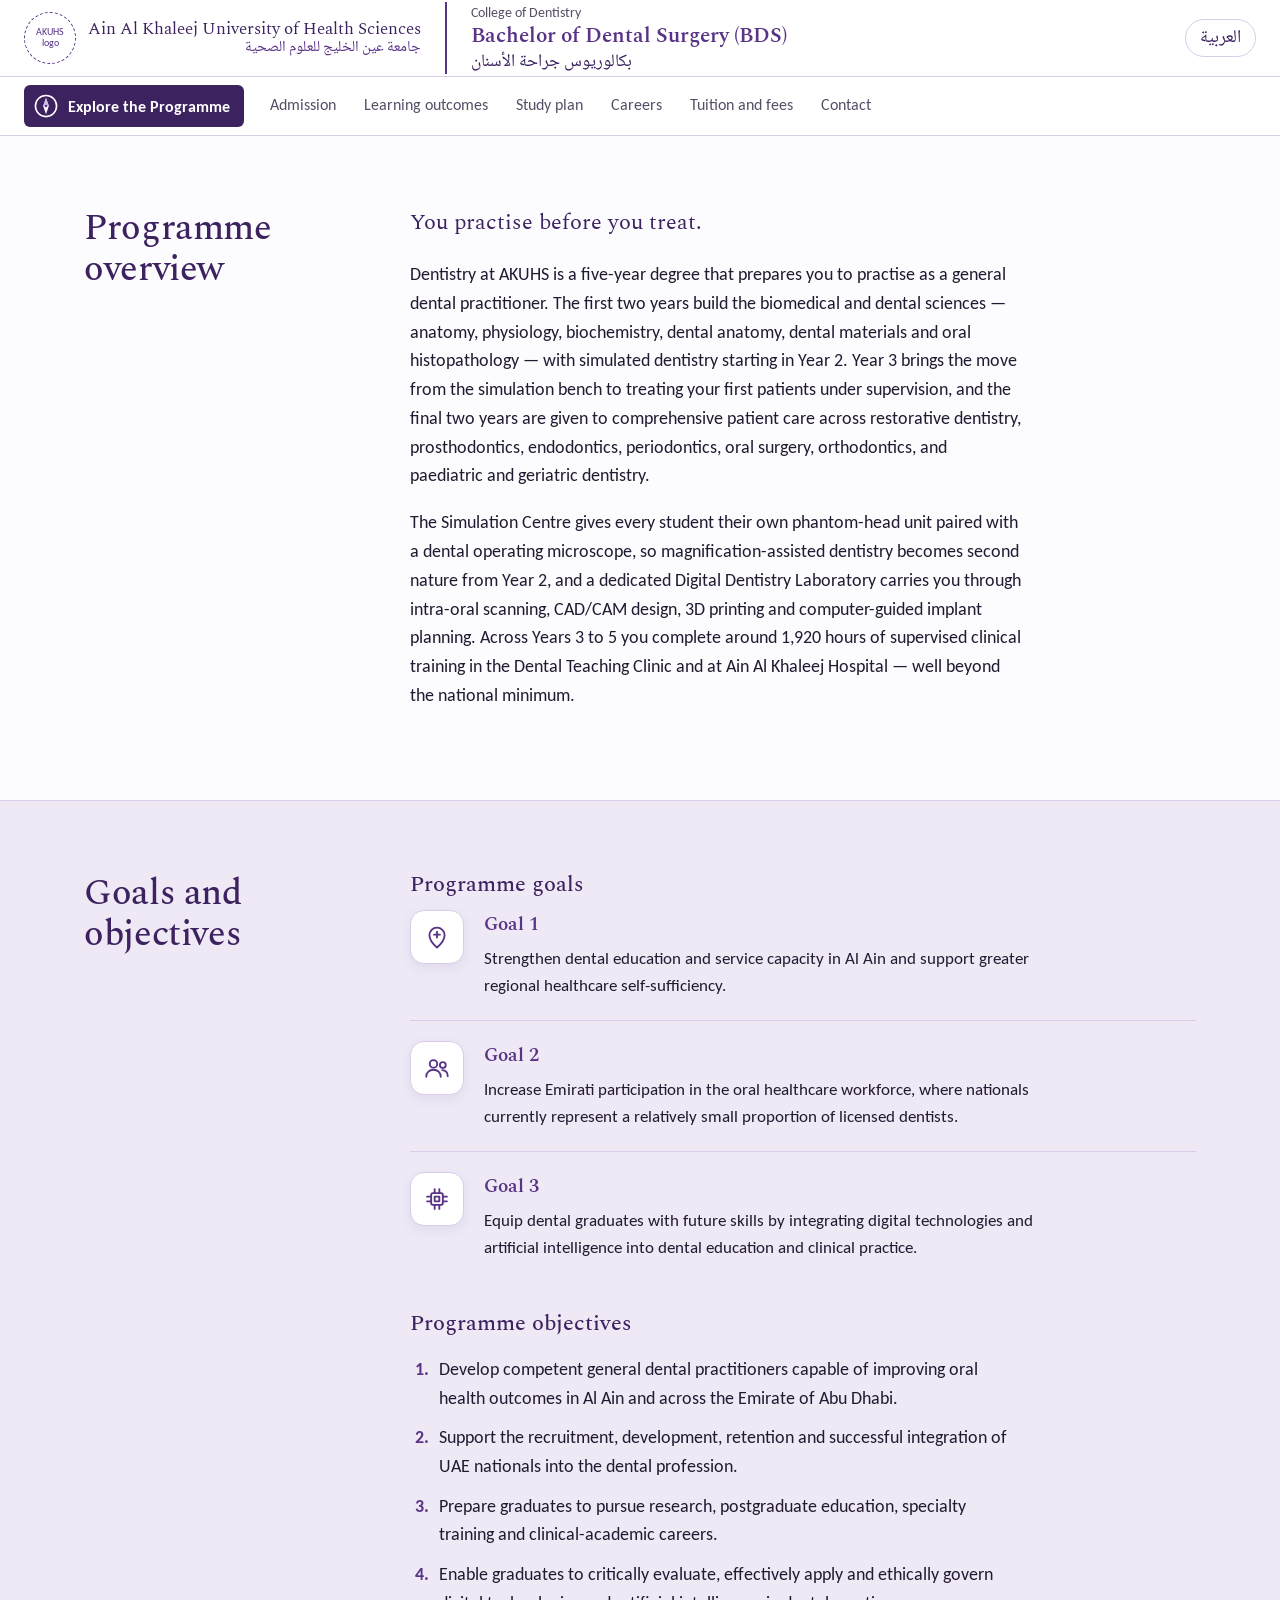
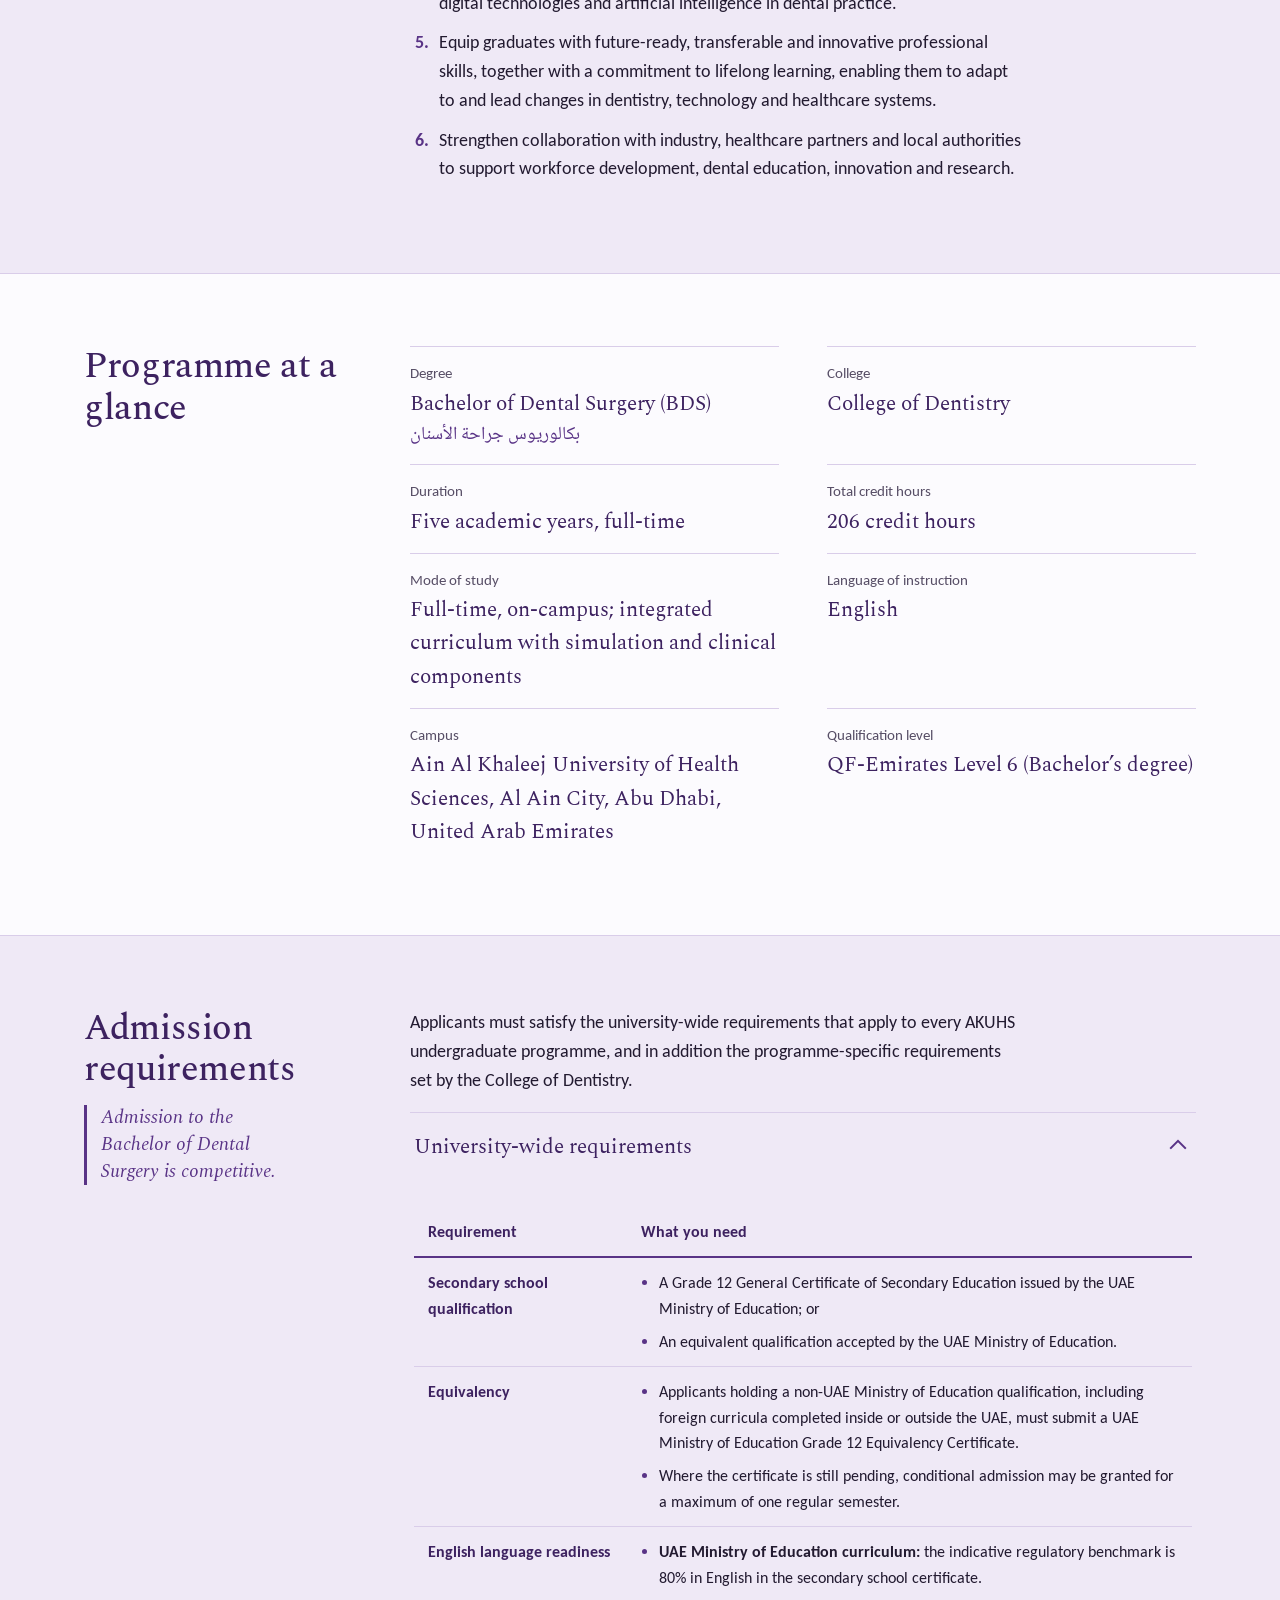
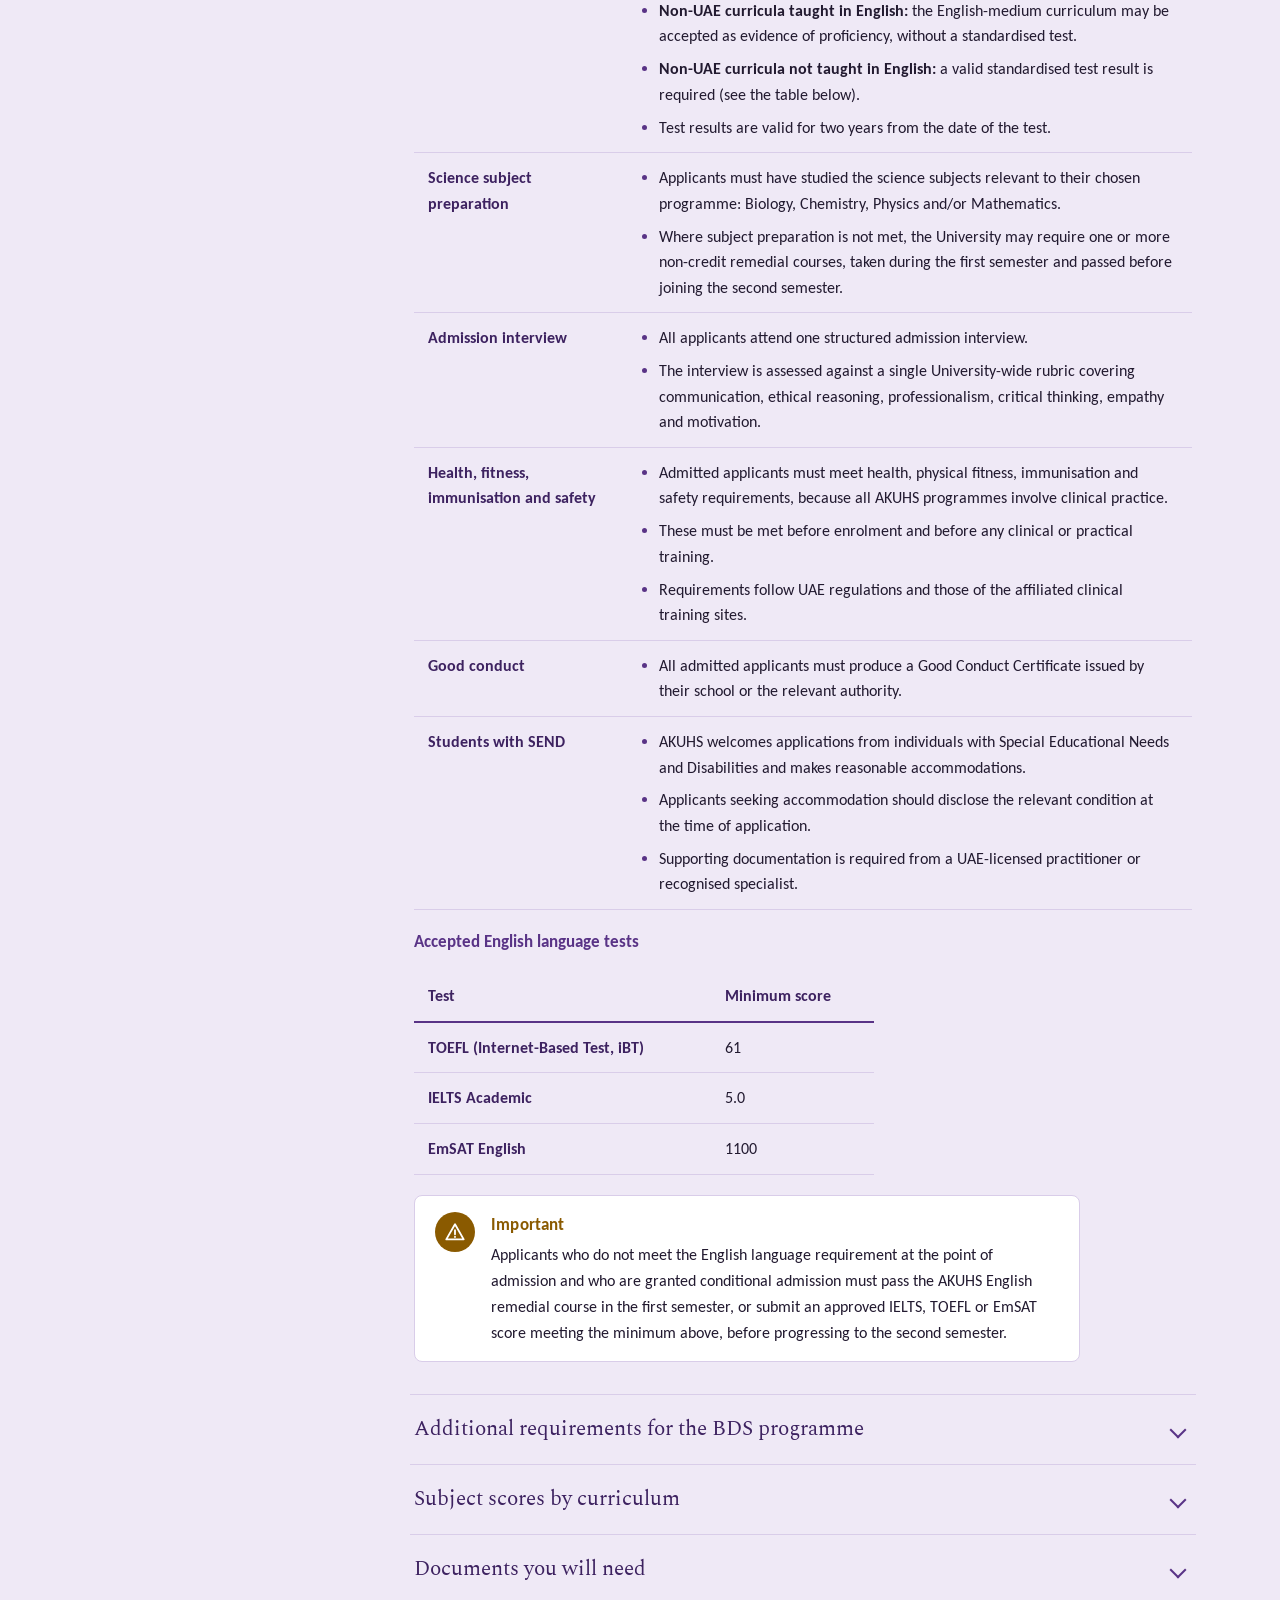
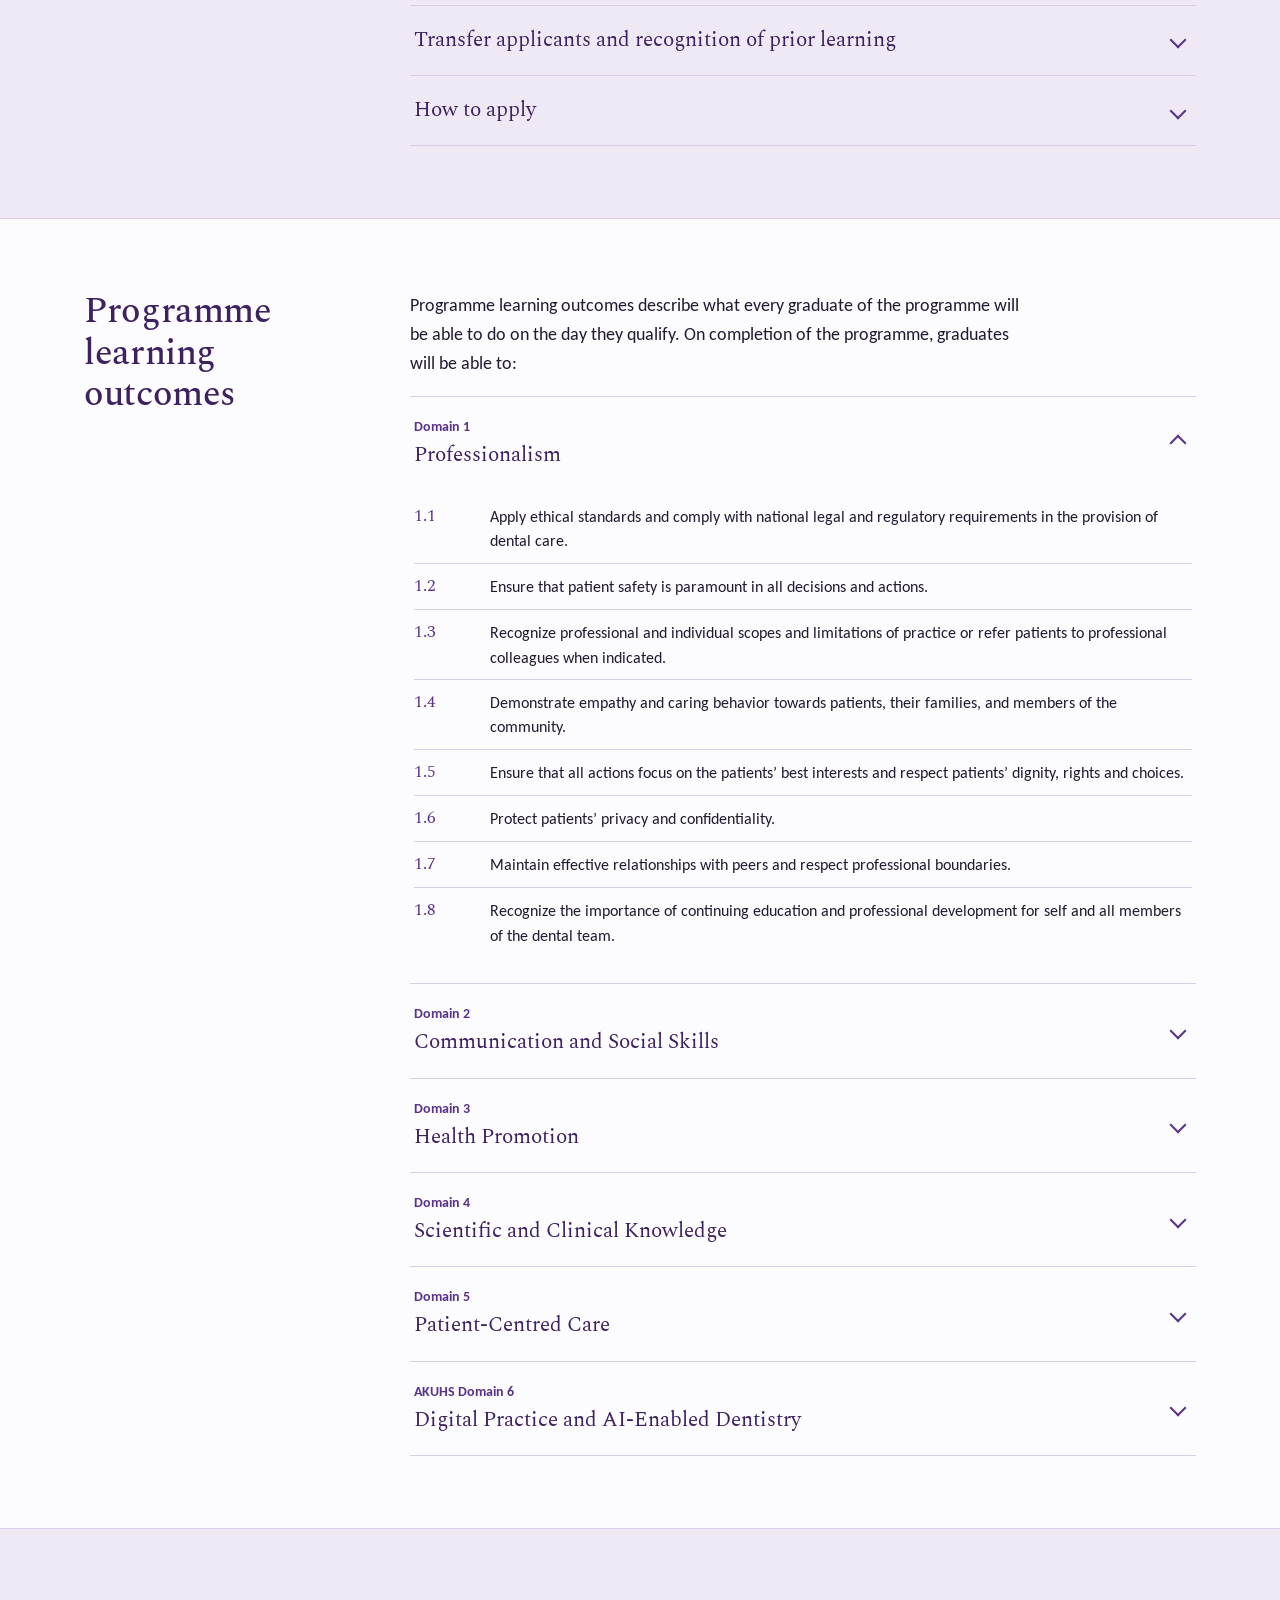
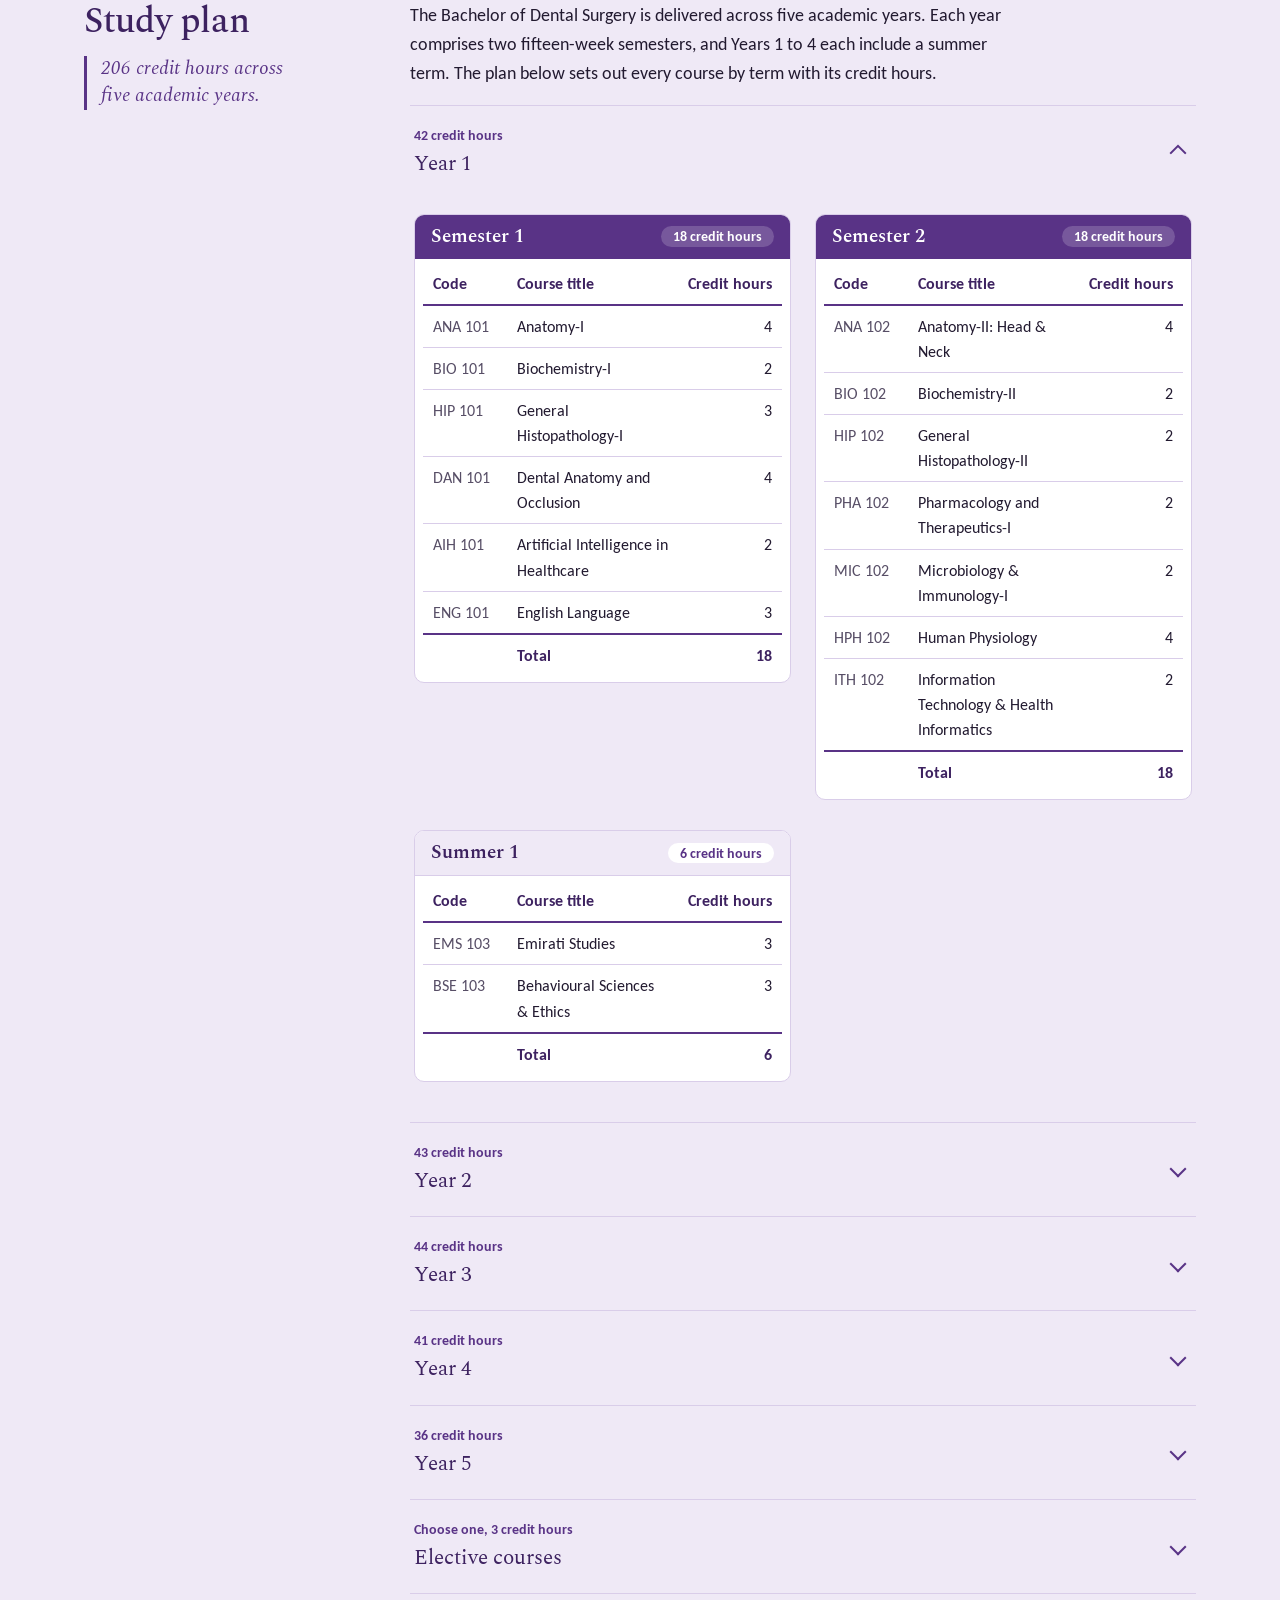
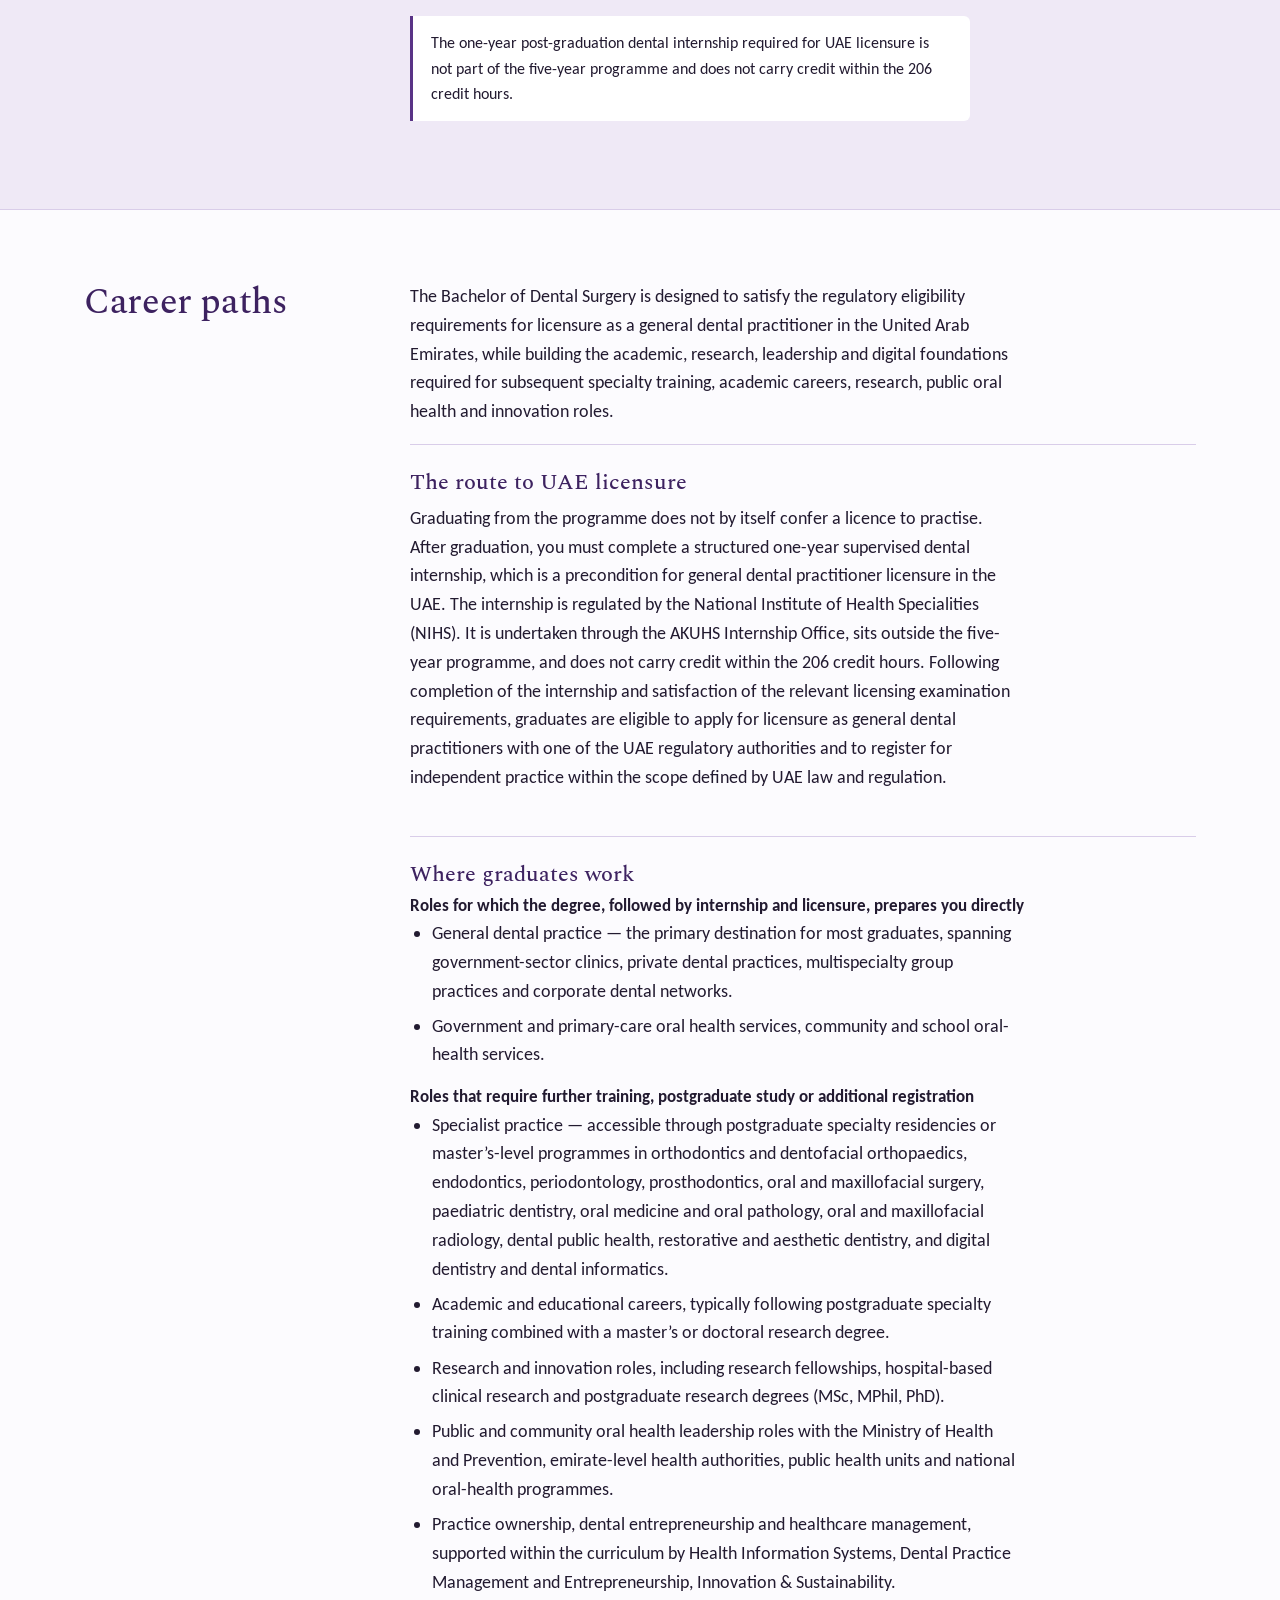
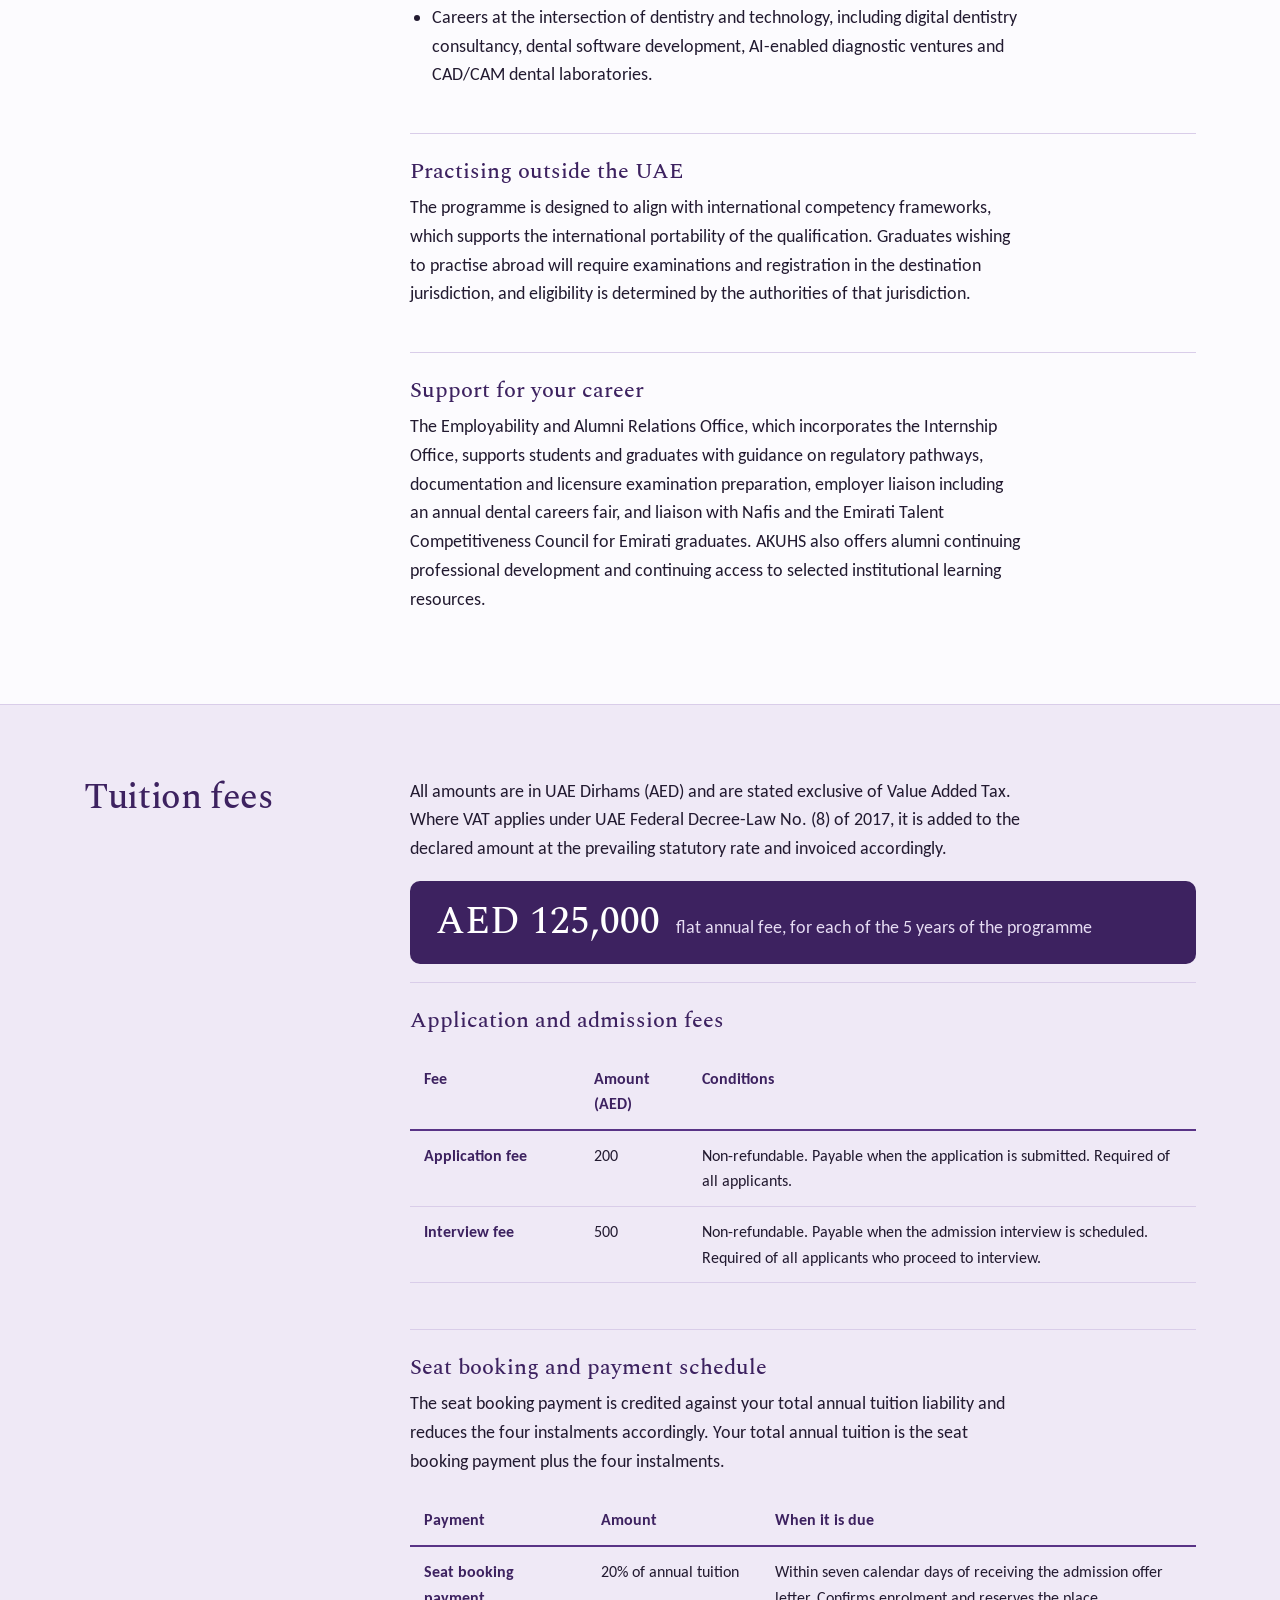
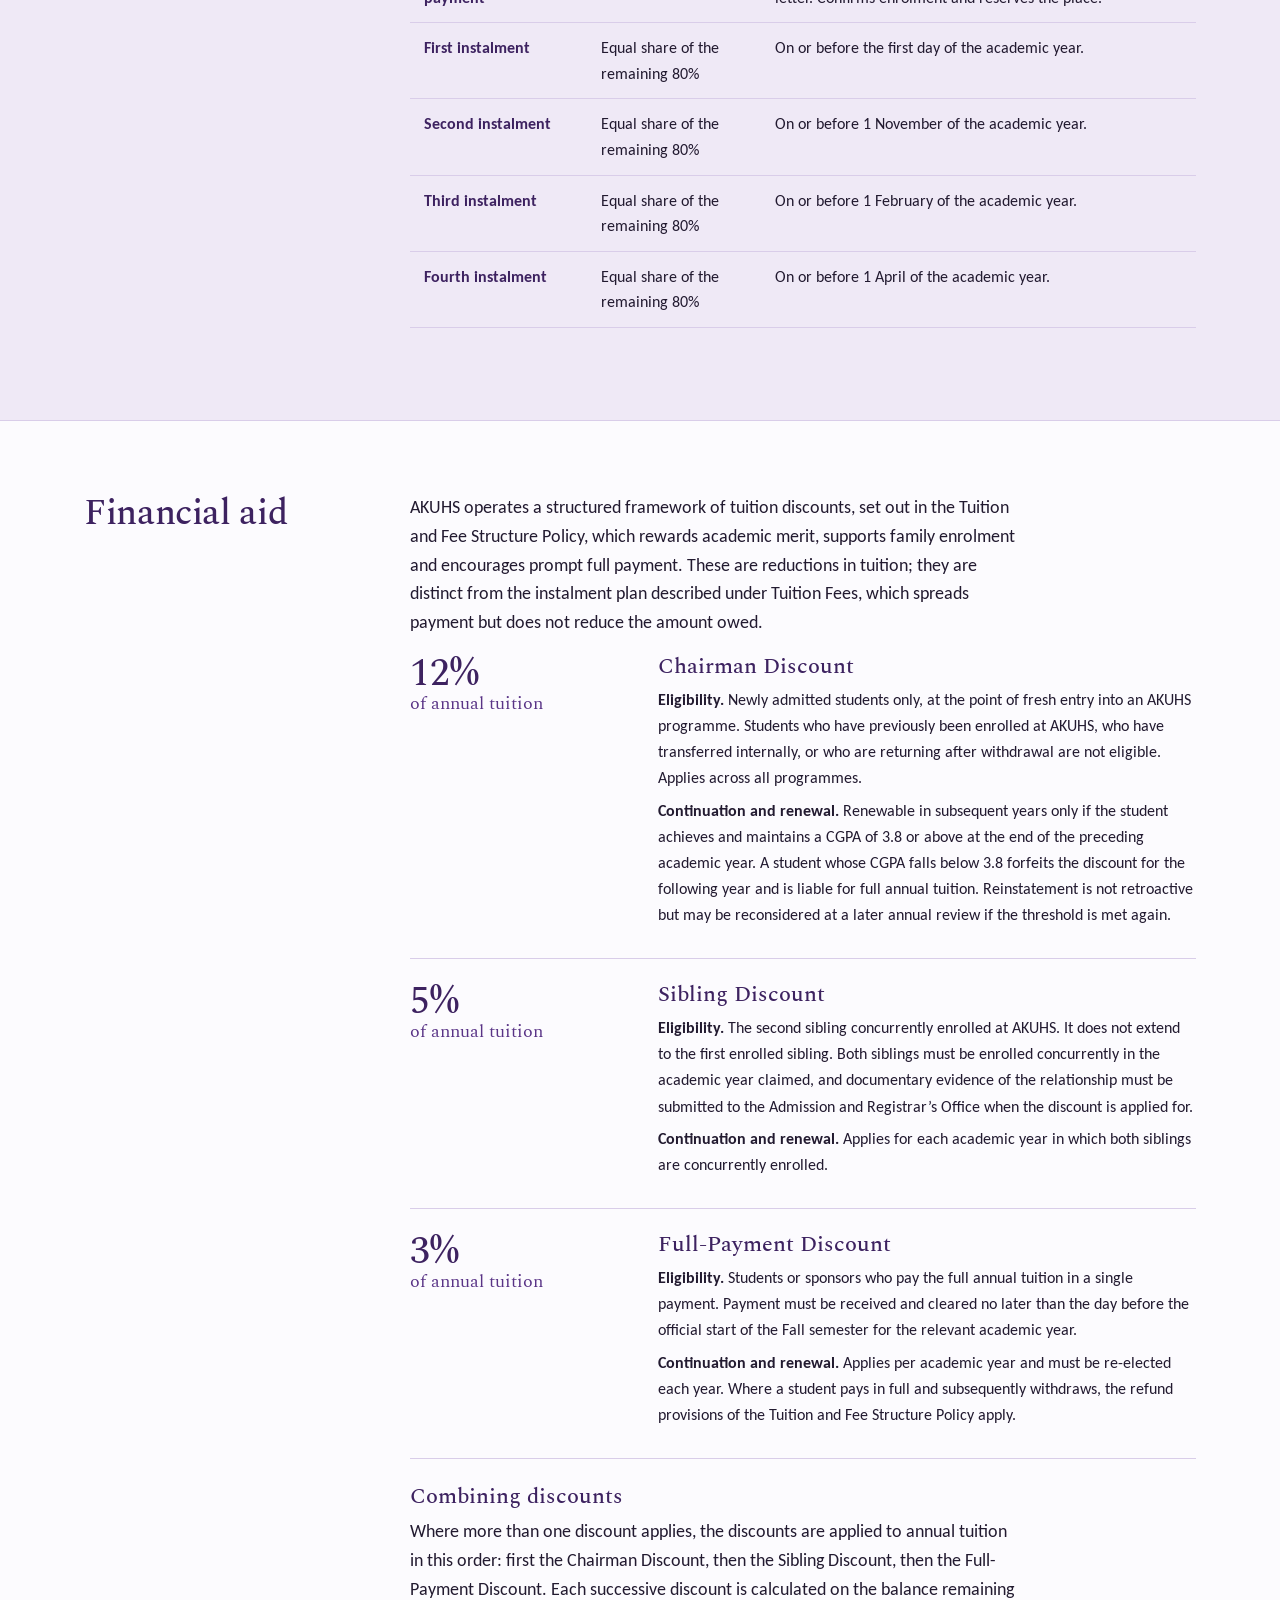
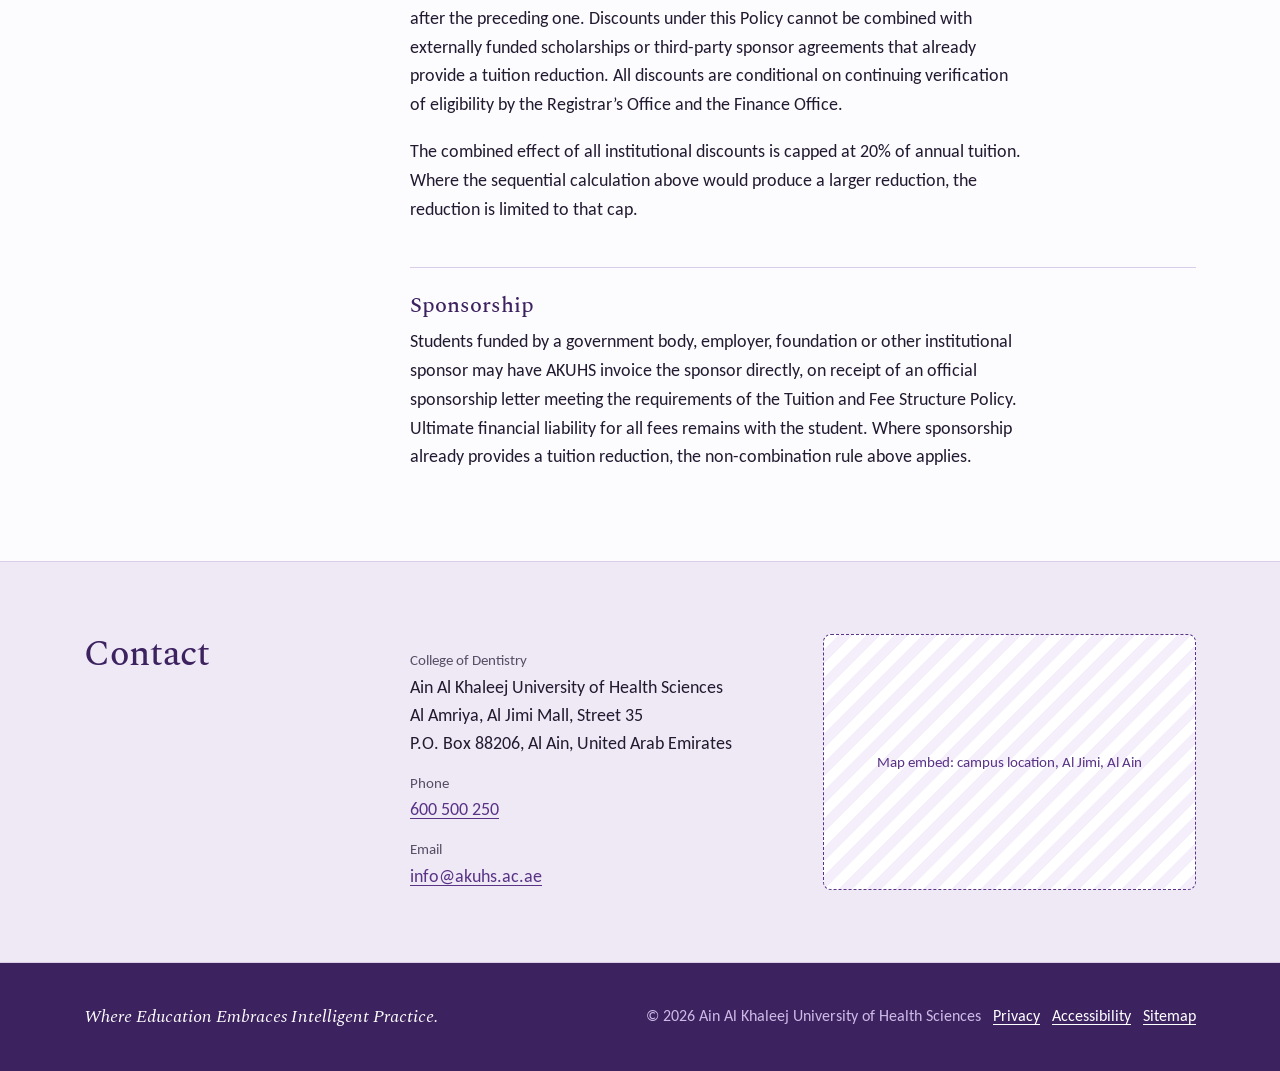
<file: bds.html>
<!DOCTYPE html>
<html lang="en">
<head>
<meta charset="utf-8">
<meta name="viewport" content="width=device-width, initial-scale=1">
<title>Bachelor of Dental Surgery (BDS) | College of Dentistry | Ain Al Khaleej University of Health Sciences</title>
<meta name="description" content="The five-year Bachelor of Dental Surgery at Ain Al Khaleej University of Health Sciences, Al Ain: overview, admission requirements, learning outcomes, study plan, careers, tuition and financial aid.">
<link rel="preconnect" href="https://fonts.googleapis.com">
<link rel="preconnect" href="https://fonts.gstatic.com" crossorigin>
<link href="https://fonts.googleapis.com/css2?family=Carlito:ital,wght@0,400;0,700;1,400&family=Spectral:ital,wght@0,400;0,500;0,600;1,400&family=Noto+Naskh+Arabic:wght@500;600&display=swap" rel="stylesheet">
<link rel="stylesheet" href="site.css">
<link rel="stylesheet" href="programme.css">
</head>
<body>
<a class="skip" href="#main">Skip to content</a>

<header class="unibar">
  <div class="wrap">
    <a class="brand" href="#">
      <span class="logo-slot" aria-hidden="true">AKUHS<br>logo</span>
      <span class="brand-name">Ain Al Khaleej University of Health Sciences<span lang="ar" dir="rtl">جامعة عين الخليج للعلوم الصحية</span></span>
    </a>
    <div class="college-id">
      <a class="up" href="index.html">College of Dentistry</a>
      <h1>Bachelor of Dental Surgery (BDS)</h1>
      <p lang="ar" dir="rtl">بكالوريوس جراحة الأسنان</p>
    </div>
    <nav aria-label="University">
      <ul class="uninav">
        <li><a href="#">About</a></li>
        <li><a href="#" aria-current="page">Colleges</a></li>
        <li><a href="#">Admissions</a></li>
        <li><a href="#">Research</a></li>
        <li><a href="#">Student life</a></li>
        <li><a href="#">Contact</a></li>
      </ul>
    </nav>
    <a class="lang" href="#" lang="ar" hreflang="ar">العربية</a>
  </div>
</header>

<nav class="subnav" aria-label="On this page">
  <div class="wrap">
    <a class="explore-btn" href="#overview" data-also="goals glance">
      <svg viewBox="0 0 32 32" aria-hidden="true"><circle cx="16" cy="16" r="13" fill="none" stroke="#fff" stroke-width="2"/><g class="needle"><path d="M16 6 L19.5 16 L16 26 L12.5 16 Z" fill="#fff"/><path d="M16 6 L19.5 16 L12.5 16 Z" fill="#CDBBE6"/></g><circle cx="16" cy="16" r="1.6" fill="#593386"/></svg>
      <span class="lbl">Explore the Programme</span>
    </a>
    <ul class="strip">
      <li><a href="#admission">Admission</a></li>
      <li><a href="#outcomes">Learning outcomes</a></li>
      <li><a href="#studyplan">Study plan</a></li>
      <li><a href="#careers">Careers</a></li>
      <li><a href="#fees" data-also="aid">Tuition and fees</a></li>
      <li><a href="#contact">Contact</a></li>
    </ul>
  </div>
</nav>

<main id="main">

<section class="sec" id="overview">
  <div class="wrap frame">
    <div class="rail"><h2>Programme overview</h2></div>
    <div>
      <p class="lead-in">You practise before you treat.</p>
      <p>Dentistry at AKUHS is a five-year degree that prepares you to practise as a general dental practitioner. The first two years build the biomedical and dental sciences — anatomy, physiology, biochemistry, dental anatomy, dental materials and oral histopathology — with simulated dentistry starting in Year 2. Year 3 brings the move from the simulation bench to treating your first patients under supervision, and the final two years are given to comprehensive patient care across restorative dentistry, prosthodontics, endodontics, periodontics, oral surgery, orthodontics, and paediatric and geriatric dentistry.</p>
      <p>The Simulation Centre gives every student their own phantom-head unit paired with a dental operating microscope, so magnification-assisted dentistry becomes second nature from Year 2, and a dedicated Digital Dentistry Laboratory carries you through intra-oral scanning, CAD/CAM design, 3D printing and computer-guided implant planning. Across Years 3 to 5 you complete around 1,920 hours of supervised clinical training in the Dental Teaching Clinic and at Ain Al Khaleej Hospital — well beyond the national minimum.</p>
    </div>
  </div>
</section>

<section class="sec tint" id="goals">
  <div class="wrap frame">
    <div class="rail"><h2>Goals and objectives</h2></div>
    <div>
      <h3>Programme goals</h3>
      <ul class="goal-list"><li><span class="dicon" aria-hidden="true"><svg viewBox="0 0 24 24"><path d="M12 21s-6.500-5.600-6.500-10.500a6.500 6.500 0 0 1 13 0C18.500 15.400 12 21 12 21z"/><path d="M12 7.500v5M9.500 10h5"/></svg></span><div><b>Goal 1</b><p>Strengthen dental education and service capacity in Al Ain and support greater regional healthcare self-sufficiency.</p></div></li><li><span class="dicon" aria-hidden="true"><svg viewBox="0 0 24 24"><circle cx="9" cy="8.500" r="3.200"/><path d="M2.800 19.500c0-3.600 2.700-6 6.200-6s6.200 2.400 6.200 6"/><circle cx="17" cy="9.500" r="2.500"/><path d="M16.500 13.800c2.800.2 4.700 2.200 4.700 5.200"/></svg></span><div><b>Goal 2</b><p>Increase Emirati participation in the oral healthcare workforce, where nationals currently represent a relatively small proportion of licensed dentists.</p></div></li><li><span class="dicon" aria-hidden="true"><svg viewBox="0 0 24 24"><rect x="7" y="7" width="10" height="10" rx="1.500"/><rect x="10" y="10" width="4" height="4"/><path d="M10 3.500V7M14 3.500V7M10 17v3.500M14 17v3.500M3.500 10H7M3.500 14H7M17 10h3.500M17 14h3.500"/></svg></span><div><b>Goal 3</b><p>Equip dental graduates with future skills by integrating digital technologies and artificial intelligence into dental education and clinical practice.</p></div></li></ul>
      <h3 style="margin-top:30px">Programme objectives</h3>
      <ol class="obj"><li>Develop competent general dental practitioners capable of improving oral health outcomes in Al Ain and across the Emirate of Abu Dhabi.</li><li>Support the recruitment, development, retention and successful integration of UAE nationals into the dental profession.</li><li>Prepare graduates to pursue research, postgraduate education, specialty training and clinical-academic careers.</li><li>Enable graduates to critically evaluate, effectively apply and ethically govern digital technologies and artificial intelligence in dental practice.</li><li>Equip graduates with future-ready, transferable and innovative professional skills, together with a commitment to lifelong learning, enabling them to adapt to and lead changes in dentistry, technology and healthcare systems.</li><li>Strengthen collaboration with industry, healthcare partners and local authorities to support workforce development, dental education, innovation and research.</li></ol>
    </div>
  </div>
</section>

<section class="sec" id="glance">
  <div class="wrap frame">
    <div class="rail"><h2>Programme at a glance</h2></div>
    <div><dl class="facts">
<div><dt>Degree</dt><dd>Bachelor of Dental Surgery (BDS)<span lang="ar" dir="rtl" class="ar-inline">بكالوريوس جراحة الأسنان</span></dd></div>
<div><dt>College</dt><dd>College of Dentistry</dd></div>
<div><dt>Duration</dt><dd>Five academic years, full-time</dd></div>
<div><dt>Total credit hours</dt><dd>206 credit hours</dd></div>
<div><dt>Mode of study</dt><dd>Full-time, on-campus; integrated curriculum with simulation and clinical components</dd></div>
<div><dt>Language of instruction</dt><dd>English</dd></div>
<div><dt>Campus</dt><dd>Ain Al Khaleej University of Health Sciences, Al Ain City, Abu Dhabi, United Arab Emirates</dd></div>
<div><dt>Qualification level</dt><dd>QF-Emirates Level 6 (Bachelor’s degree)</dd></div>
    </dl></div>
  </div>
</section>

<section class="sec tint" id="admission">
  <div class="wrap frame">
    <div class="rail"><div class="title"><h2>Admission requirements</h2><p class="creed">Admission to the Bachelor of Dental Surgery is competitive.</p></div></div>
    <div>
      <p>Applicants must satisfy the university-wide requirements that apply to every AKUHS undergraduate programme, and in addition the programme-specific requirements set by the College of Dentistry.</p>
      <details class="acc" id="adm-university" open><summary><span>University-wide requirements</span></summary><div class="acc-body">
        <div class="tbl"><table class="">
<thead><tr><th scope="col">Requirement</th><th scope="col">What you need</th></tr></thead><tbody>
<tr><th scope="row">Secondary school qualification</th><td><ul class="cell-list"><li>A Grade 12 General Certificate of Secondary Education issued by the UAE Ministry of Education; or</li><li>An equivalent qualification accepted by the UAE Ministry of Education.</li></ul></td></tr>
<tr><th scope="row">Equivalency</th><td><ul class="cell-list"><li>Applicants holding a non-UAE Ministry of Education qualification, including foreign curricula completed inside or outside the UAE, must submit a UAE Ministry of Education Grade 12 Equivalency Certificate.</li><li>Where the certificate is still pending, conditional admission may be granted for a maximum of one regular semester.</li></ul></td></tr>
<tr><th scope="row">English language readiness</th><td><ul class="cell-list"><li><strong>UAE Ministry of Education curriculum:</strong> the indicative regulatory benchmark is 80% in English in the secondary school certificate.</li><li><strong>Non-UAE curricula taught in English:</strong> the English-medium curriculum may be accepted as evidence of proficiency, without a standardised test.</li><li><strong>Non-UAE curricula not taught in English:</strong> a valid standardised test result is required (see the table below).</li><li>Test results are valid for two years from the date of the test.</li></ul></td></tr>
<tr><th scope="row">Science subject preparation</th><td><ul class="cell-list"><li>Applicants must have studied the science subjects relevant to their chosen programme: Biology, Chemistry, Physics and/or Mathematics.</li><li>Where subject preparation is not met, the University may require one or more non-credit remedial courses, taken during the first semester and passed before joining the second semester.</li></ul></td></tr>
<tr><th scope="row">Admission interview</th><td><ul class="cell-list"><li>All applicants attend one structured admission interview.</li><li>The interview is assessed against a single University-wide rubric covering communication, ethical reasoning, professionalism, critical thinking, empathy and motivation.</li></ul></td></tr>
<tr><th scope="row">Health, fitness, immunisation and safety</th><td><ul class="cell-list"><li>Admitted applicants must meet health, physical fitness, immunisation and safety requirements, because all AKUHS programmes involve clinical practice.</li><li>These must be met before enrolment and before any clinical or practical training.</li><li>Requirements follow UAE regulations and those of the affiliated clinical training sites.</li></ul></td></tr>
<tr><th scope="row">Good conduct</th><td><ul class="cell-list"><li>All admitted applicants must produce a Good Conduct Certificate issued by their school or the relevant authority.</li></ul></td></tr>
<tr><th scope="row">Students with SEND</th><td><ul class="cell-list"><li>AKUHS welcomes applications from individuals with Special Educational Needs and Disabilities and makes reasonable accommodations.</li><li>Applicants seeking accommodation should disclose the relevant condition at the time of application.</li><li>Supporting documentation is required from a UAE-licensed practitioner or recognised specialist.</li></ul></td></tr>
</tbody></table></div>
        <h4>Accepted English language tests</h4>
        <div class="tbl"><table class="narrow">
<thead><tr><th scope="col">Test</th><th scope="col">Minimum score</th></tr></thead><tbody>
<tr><th scope="row">TOEFL (Internet-Based Test, iBT)</th><td>61</td></tr>
<tr><th scope="row">IELTS Academic</th><td>5.0</td></tr>
<tr><th scope="row">EmSAT English</th><td>1100</td></tr>
</tbody></table></div>
        <div class="important" role="note">
          <span class="imp-icon" aria-hidden="true"><svg viewBox="0 0 24 24"><path d="M12 3.500 2.500 20h19z"/><path d="M12 10v4.500M12 17.200v.3"/></svg></span>
          <div><b>Important</b><p>Applicants who do not meet the English language requirement at the point of admission and who are granted conditional admission must pass the AKUHS English remedial course in the first semester, or submit an approved IELTS, TOEFL or EmSAT score meeting the minimum above, before progressing to the second semester.</p></div>
        </div>
      </div></details>
      <details class="acc" id="adm-bds"><summary><span>Additional requirements for the BDS programme</span></summary><div class="acc-body">
        <p>Where a programme requirement exceeds a university-wide requirement, the higher requirement applies.</p>
        <div class="tbl"><table class="">
<thead><tr><th scope="col">Requirement</th><th scope="col">Standard</th></tr></thead><tbody>
<tr><th scope="row">Secondary school track</th><td><ul class="cell-list"><li>Graduation from the Advanced Track or the Elite Track of the UAE secondary school curriculum, or a recognised equivalent.</li><li>The Elite Track is treated identically to the Advanced Track.</li></ul></td></tr>
<tr><th scope="row">Subject requirements, UAE Ministry of Education curriculum</th><td><ul class="cell-list"><li>A minimum subject score of 90% in Mathematics.</li><li>A minimum subject score of 90% in two of the following three subjects: Chemistry, Biology or Physics.</li></ul></td></tr>
<tr><th scope="row">Subject requirements, non-UAE curricula</th><td><ul class="cell-list"><li>Applicants must have studied Biology, Chemistry, and Physics or Mathematics.</li><li>Subject scores by curriculum are set out in the next section.</li></ul></td></tr>
<tr><th scope="row">Admission interview</th><td><ul class="cell-list"><li>One structured admission interview, scored against the University-wide rubric.</li></ul></td></tr>
<tr><th scope="row">Health and fitness</th><td><ul class="cell-list"><li>Medical fitness clearance and immunisation status compliant with Department of Health Abu Dhabi requirements for healthcare students.</li><li>Includes hepatitis B serology and tuberculosis screening as required for clinical placement.</li><li>Completed after admission: medical fitness and insurance before full registration, and immunisation and site clearance before clinical courses.</li></ul></td></tr>
<tr><th scope="row">Selection</th><td><ul class="cell-list"><li>Final selection is based on the academic record and performance in the structured admission interview.</li><li>Conditional offers may be issued pending publication of final school-leaving results.</li></ul></td></tr>
</tbody></table></div>
      </div></details>
      <details class="acc" id="adm-scores"><summary><span>Subject scores by curriculum</span></summary><div class="acc-body">
        <p>Where an applicant does not meet the required subject preparation, the University may require one or more non-credit remedial courses during the first semester.</p>
        <div class="tbl"><table class="">
<thead><tr><th scope="col">Curriculum / country</th><th scope="col">Required science subjects and minimum scores</th></tr></thead><tbody>
<tr><th scope="row">UK — IGCSE / GCE</th><td><ul class="cell-list"><li>Minimum grade D in Physics or Mathematics at O-Level, AS-Level or A-Level.</li><li>Minimum grade C in Biology and Chemistry at O-Level / IGCSE.</li><li>Minimum grade C in Biology and Chemistry at AS-Level / A-Level.</li></ul></td></tr>
<tr><th scope="row">USA — American High School Diploma</th><td><ul class="cell-list"><li>Biology and Chemistry must be studied in Grade 11 or 12.</li><li>Required scores: Biology 80%, Chemistry 80%, and Physics or Mathematics 70%.</li><li>SAT Math may be required for the UAE equivalency certificate.</li></ul></td></tr>
<tr><th scope="row">International Baccalaureate Diploma</th><td><ul class="cell-list"><li>Minimum grade 3 in Year 12/13 in Physics or Mathematics.</li><li>Minimum grade 4 in Year 12/13 in Biology and Chemistry.</li></ul></td></tr>
<tr><th scope="row">India — State Board / CBSE / ICSE</th><td><ul class="cell-list"><li>Biology 50%.</li><li>Chemistry 50%.</li><li>Physics or Mathematics 45%.</li></ul></td></tr>
<tr><th scope="row">Pakistan / Bangladesh — National Boards</th><td><ul class="cell-list"><li>Biology 50%.</li><li>Chemistry 50%.</li><li>Physics or Mathematics 45%.</li></ul></td></tr>
<tr><th scope="row">SABIS System</th><td><ul class="cell-list"><li>Biology 75%.</li><li>Chemistry 75%.</li><li>Physics or Mathematics 70%.</li><li>SAT Math may be required for the UAE equivalency certificate.</li></ul></td></tr>
<tr><th scope="row">Canada — Alberta / Ontario</th><td><ul class="cell-list"><li>Biology 65%.</li><li>Chemistry 65%.</li><li>Physics or Mathematics 60%.</li></ul></td></tr>
<tr><th scope="row">Africa — WAEC / NECO</th><td><ul class="cell-list"><li>Biology 55%.</li><li>Chemistry 55%.</li><li>Physics or Mathematics 50%.</li></ul></td></tr>
<tr><th scope="row">Iranian System</th><td><ul class="cell-list"><li>Biology 14/20.</li><li>Chemistry 14/20.</li><li>Physics or Mathematics 12/20.</li></ul></td></tr>
<tr><th scope="row">Other curricula</th><td><ul class="cell-list"><li>A subject score of 80% UAE-equivalent in each required science subject, as determined by World Education Services conversion or the UAE Ministry of Education equivalency outcome.</li></ul></td></tr>
</tbody></table></div>
      </div></details>
      <details class="acc" id="adm-documents"><summary><span>Documents you will need</span></summary><div class="acc-body">
        <p>The Admissions Office may request additional documents on a case-by-case basis.</p>
        <ul><li>Attested Grade 12 secondary school transcript and certificate, showing marks in Biology, Chemistry, Physics, Mathematics and English. Grade 10 and/or Grade 11 transcripts may also be requested.</li><li>UAE Ministry of Education Equivalency Certificate, for non-UAE curricula where required.</li><li>Evidence of English language proficiency — the English mark in the high school certificate, IELTS Academic, TOEFL iBT or EmSAT English, as applicable.</li><li>Valid passport copy; a parent’s passport copy may also be required.</li><li>Emirates ID copy, for UAE residents.</li><li>Khulasat Al-Kayd (Family Book) or UAE nationality document including the identification number, for UAE nationals.</li><li>One recent passport-size photograph with a white background.</li><li>Good Conduct Certificate issued by the applicant’s school or the relevant authority.</li><li>Medical Fitness Certificate issued by a university-approved hospital or clinic, before matriculation.</li><li>Medical Insurance Certificate, for UAE residents, before matriculation.</li><li>Immunisation record, before matriculation.</li><li>Application fee receipt (AED 200, non-refundable).</li><li>SEND documentation and accommodation request, where applicable.</li></ul>
      </div></details>
      <details class="acc" id="adm-transfer"><summary><span>Transfer applicants and recognition of prior learning</span></summary><div class="acc-body">
        <p>AKUHS may consider applications from students currently enrolled at, or who have completed coursework at, another recognised higher education institution and who wish to join an AKUHS programme with advanced standing.</p>
        <ul><li>Transfer applicants must satisfy all university-wide and programme-specific admission requirements.</li><li>The prior institution must be recognised by the UAE Ministry of Education and the Commission for Academic Accreditation, or by an equivalent foreign accreditation authority recognised by the UAE Ministry of Education.</li><li>A minimum CGPA of 2.0 on a 4.0 scale (or established equivalent) is required at the prior institution.</li><li>Applicants must be in good academic and disciplinary standing, evidenced by an official Letter of Good Standing, and must submit official transcripts of all prior higher education coursework.</li><li>No more than 50% of the programme credits may be transferred.</li><li>Credit is transferred only for courses passed at grade C or above (course GPA 2.0 on a 4.0 scale) and only where the receiving College determines that content, learning outcomes and credit weighting are substantially equivalent.</li><li>Credit is not transferred for clinical courses except with the express approval of the College Dean and on documented demonstration of competence.</li></ul>
        <p>Recognition of prior learning is governed by the AKUHS Recognition of Prior Learning Policy, which sets out the assessment process, evidence requirements and appeal rights.</p>
      </div></details>
      <details class="acc" id="adm-apply"><summary><span>How to apply</span></summary><div class="acc-body">
        <ol class="steps"><li>Submit an online application through the official AKUHS Admissions Portal, and pay the non-refundable application fee of AED 200 (exclusive of VAT).</li><li>Initial eligibility screening is completed within fifteen working days of receipt of a complete application. You will be notified in writing that your application is eligible for interview, conditionally eligible, incomplete, or ineligible.</li><li>Attend the structured admission interview. The interview fee of AED 500 (exclusive of VAT) is non-refundable and payable at the time of scheduling. Interviews are held in person at the AKUHS campus or, where you cannot attend in person, by secure video conferencing.</li><li>The Admissions Committee considers each eligible applicant on academic preparation, English language readiness, interview performance and supporting documents, and decides: Offer of Admission, Offer of Conditional Admission, Waiting List, or Decline.</li><li>Admission offers are issued in writing under the authority of the College Dean, and state the programme, intake, any conditions, the annual tuition and the seat booking fee.</li><li>To accept, sign and return the acceptance form by the stated deadline (typically seven calendar days from issue), pay the seat booking fee of 20% of annual tuition within seven calendar days of receiving the offer, and submit post-dated cheques for the remaining instalments within fifteen calendar days of that payment. Once all documents and payments are received, your status becomes Fully Registered.</li></ol>
      </div></details>
    </div>
  </div>
</section>

<section class="sec" id="outcomes">
  <div class="wrap frame">
    <div class="rail"><h2>Programme learning outcomes</h2></div>
    <div>
      <p>Programme learning outcomes describe what every graduate of the programme will be able to do on the day they qualify. On completion of the programme, graduates will be able to:</p>
      <details class="acc" id="domain-1" open><summary><span><small>Domain 1</small>Professionalism</span></summary><div class="acc-body"><ul class="plo"><li><span class="code">1.1</span><span>Apply ethical standards and comply with national legal and regulatory requirements in the provision of dental care.</span></li><li><span class="code">1.2</span><span>Ensure that patient safety is paramount in all decisions and actions.</span></li><li><span class="code">1.3</span><span>Recognize professional and individual scopes and limitations of practice or refer patients to professional colleagues when indicated.</span></li><li><span class="code">1.4</span><span>Demonstrate empathy and caring behavior towards patients, their families, and members of the community.</span></li><li><span class="code">1.5</span><span>Ensure that all actions focus on the patients’ best interests and respect patients’ dignity, rights and choices.</span></li><li><span class="code">1.6</span><span>Protect patients’ privacy and confidentiality.</span></li><li><span class="code">1.7</span><span>Maintain effective relationships with peers and respect professional boundaries.</span></li><li><span class="code">1.8</span><span>Recognize the importance of continuing education and professional development for self and all members of the dental team.</span></li></ul></div></details>
<details class="acc" id="domain-2"><summary><span><small>Domain 2</small>Communication and Social Skills</span></summary><div class="acc-body"><ul class="plo"><li><span class="code">2.1</span><span>Apply appropriate interprofessional and communication skills that allow building a teamwork approach to the delivery of oral healthcare.</span></li><li><span class="code">2.2</span><span>Demonstrate appropriate interpersonal skills in mentoring and participating in activities within a health care team.</span></li><li><span class="code">2.3</span><span>Document and share written and electronic information about the dental encounter to optimize clinical decision-making and patient safety, ensuring confidentiality and privacy.</span></li><li><span class="code">2.4</span><span>Present clear information to patients in a timely manner, that ensures that they are advised of and understand the different treatment options including risks and benefits.</span></li><li><span class="code">2.5</span><span>Communicate responsibly and professionally, including when using social media.</span></li><li><span class="code">2.6</span><span>Communicate and engage patients, their families, and communities in relation to oral health.</span></li><li><span class="code">2.7</span><span>Communicate effectively within the organizational hierarchy.</span></li><li><span class="code">2.8</span><span>Recognize cultural diversity and apply cultural competency in caring for patients and communities.</span></li></ul></div></details>
<details class="acc" id="domain-3"><summary><span><small>Domain 3</small>Health Promotion</span></summary><div class="acc-body"><ul class="plo"><li><span class="code">3.1</span><span>Evaluate the social, cultural, and environmental factors which contribute to health or illness.</span></li><li><span class="code">3.2</span><span>Apply the principles of health promotion strategies and disease prevention to promote oral and general health, quality of life and wellbeing.</span></li><li><span class="code">3.3</span><span>Collaborate with dental team members and other health care professionals in the management of oral health care and health promotion for all patients.</span></li><li><span class="code">3.4</span><span>Assess the risk factors and behaviors such as nutrition, smoking, drugs, and diseases that can have an impact on oral healthcare.</span></li><li><span class="code">3.5</span><span>Design, implement and evaluate evidence-based health promotion programs.</span></li><li><span class="code">3.6</span><span>Apply caries risk assessment (CRA) on different age groups and design a customized preventive program.</span></li><li><span class="code">3.7</span><span>Demonstrate creativity in promoting oral health within the community using a variety of platforms.</span></li></ul></div></details>
<details class="acc" id="domain-4"><summary><span><small>Domain 4</small>Scientific and Clinical Knowledge</span></summary><div class="acc-body"><ul class="plo"><li><span class="code">4.1</span><span>Evaluate published clinical and basic science research and integrate this information to improve the oral health of the patient.</span></li><li><span class="code">4.2</span><span>Apply the biomedical, physical, and behavioural sciences in relation to oral health and disease.</span></li><li><span class="code">4.3</span><span>Design and implement research in a critical and scientific manner relevant to dentistry.</span></li><li><span class="code">4.4</span><span>Apply the scientific basis, application, and risks of using ionizing radiation, dental materials and risk management and quality improvement.</span></li><li><span class="code">4.5</span><span>Demonstrate foundation knowledge as relevant to clinical skills in operative/conservative dentistry.</span></li><li><span class="code">4.6</span><span>Demonstrate foundation knowledge as relevant to clinical skills related to pediatric and preventive dentistry.</span></li><li><span class="code">4.7</span><span>Demonstrate foundation knowledge as relevant to clinical skills related to oral surgery.</span></li><li><span class="code">4.8</span><span>Demonstrate foundation knowledge as relevant to clinical skills related to orthodontics.</span></li><li><span class="code">4.9</span><span>Demonstrate foundation knowledge as relevant to clinical skills related to endodontics.</span></li><li><span class="code">4.10</span><span>Demonstrate foundation knowledge as relevant to clinical skills related to periodontics.</span></li><li><span class="code">4.11</span><span>Demonstrate foundation knowledge as relevant to clinical skills related to prosthodontics.</span></li><li><span class="code">4.12</span><span>Demonstrate foundation knowledge of dental public health.</span></li></ul></div></details>
<details class="acc" id="domain-5"><summary><span><small>Domain 5</small>Patient-Centred Care</span></summary><div class="acc-body"><h4>5.1 Clinical information gathering</h4><ul class="plo"><li><span class="code">5.1.1</span><span>Perform an extra-oral and intra-oral examination for health, disease and abnormalities of the dentition, mouth, and associated structures, including assessment of vital signs.</span></li><li><span class="code">5.1.2</span><span>Identify and record the chief complaint, history of the present condition, medical, oral and social history of the patient.</span></li><li><span class="code">5.1.3</span><span>Select, take, and interpret diagnostic images and other diagnostic procedures relevant to the patient’s condition.</span></li><li><span class="code">5.1.4</span><span>Maintain accurate, consistent, legible, and contemporaneous records of the patient.</span></li></ul><h4>5.2 Diagnosis and management planning</h4><ul class="plo"><li><span class="code">5.2.1</span><span>Formulate and record a comprehensive, patient-centred, evidence-based oral health treatment plan.</span></li><li><span class="code">5.2.2</span><span>Diagnose disease or abnormalities of the oral cavity and associated structures and identify conditions which require management and referral.</span></li><li><span class="code">5.2.3</span><span>Recognize the manifestations of systemic conditions and how these and their management may affect the management of dental care.</span></li><li><span class="code">5.2.4</span><span>Apply the principles of preventive care as part of comprehensive treatment plan.</span></li><li><span class="code">5.2.5</span><span>Ensure and record patient informed consent for treatment and their financial obligation.</span></li></ul><h4>5.3 Clinical treatment and evaluation</h4><ul class="plo"><li><span class="code">5.3.1</span><span>Identify patient’s anxiety and pain related to the oral cavity and associated structures and respond appropriately.</span></li><li><span class="code">5.3.2</span><span>Evaluate and manage the periodontium with surgical and non-surgical treatment plans.</span></li><li><span class="code">5.3.3</span><span>Perform surgical and non-surgical endodontic treatment of the pulp and periapical conditions.</span></li><li><span class="code">5.3.4</span><span>Perform preventive therapeutic procedures to preserve the vitality of the pulp.</span></li><li><span class="code">5.3.5</span><span>Utilise patient removable and/or fixed prostheses to rehabilitate, restore appearance and function, prevent injury, and stabilize the occlusion.</span></li><li><span class="code">5.3.6</span><span>Apply principles of management of developmental or acquired occlusal abnormalities.</span></li><li><span class="code">5.3.7</span><span>Manage uncomplicated tooth extractions and perform minor oral surgical procedures.</span></li><li><span class="code">5.3.8</span><span>Administer and/or prescribe pharmaceutical agents relevant to routine dental practice.</span></li><li><span class="code">5.3.9</span><span>Evaluate and monitor the progress of the dental treatment and aftercare.</span></li><li><span class="code">5.3.10</span><span>Prevent, recognize, and manage medical and dental emergencies.</span></li><li><span class="code">5.3.11</span><span>Apply universal infection control guidelines for all clinical procedures.</span></li><li><span class="code">5.3.12</span><span>Manage restorative procedures that preserve tooth structure, replace defective tooth structure, maintain function, aesthetics, and promote soft and hard tissue health using direct or indirect methods.</span></li><li><span class="code">5.3.13</span><span>Recognize and manage acute dento-alveolar and mucosal infection.</span></li><li><span class="code">5.3.14</span><span>Manage patients from different age groups, medically compromised patients, and people of determination according to their needs.</span></li><li><span class="code">5.3.15</span><span>Administer local anesthesia in the oral cavity as needed and manage potential complications.</span></li><li><span class="code">5.3.16</span><span>Undertake an orthodontic assessment, including an indication of treatment need and interceptive orthodontics treatment.</span></li></ul></div></details>
<details class="acc" id="domain-6"><summary><span><small>AKUHS Domain 6</small>Digital Practice and AI-Enabled Dentistry</span></summary><div class="acc-body"><ul class="plo"><li><span class="code">6.1</span><span>Integrate digital dentistry tools and AI-enabled technologies into safe, ethical, evidence-informed patient care — encompassing intra-oral scanning and digital impression workflows, CAD/CAM and 3D-printing restorative and prosthodontic workflows, AI-assisted digital imaging and radiographic interpretation, computer-guided implant and surgical planning, dental practice-management informatics, and AI-supported clinical decision-making — while applying the principles of digital ethics, data protection, algorithmic transparency, and the recognition of the clinical and regulatory limits of AI tools in dental practice.</span></li></ul></div></details>

    </div>
  </div>
</section>

<section class="sec tint" id="studyplan">
  <div class="wrap frame">
    <div class="rail"><div class="title"><h2>Study plan</h2><p class="creed">206 credit hours across five academic years.</p></div></div>
    <div>
      <p>The Bachelor of Dental Surgery is delivered across five academic years. Each year comprises two fifteen-week semesters, and Years 1 to 4 each include a summer term. The plan below sets out every course by term with its credit hours.</p>
      <details class="acc" id="year-1" open><summary><span><small>42 credit hours</small>Year 1</span></summary><div class="acc-body terms"><div class="term sem"><h4><span class="tname">Semester 1</span><span class="tcred">18 credit hours</span></h4><div class="tbl"><table class="courses">
<thead><tr><th scope="col">Code</th><th scope="col">Course title</th><th scope="col" class=num>Credit hours</th></tr></thead><tbody>
<tr><td>ANA 101</td><td>Anatomy-I</td><td class="num">4</td></tr>
<tr><td>BIO 101</td><td>Biochemistry-I</td><td class="num">2</td></tr>
<tr><td>HIP 101</td><td>General Histopathology-I</td><td class="num">3</td></tr>
<tr><td>DAN 101</td><td>Dental Anatomy and Occlusion</td><td class="num">4</td></tr>
<tr><td>AIH 101</td><td>Artificial Intelligence in Healthcare</td><td class="num">2</td></tr>
<tr><td>ENG 101</td><td>English Language</td><td class="num">3</td></tr>
<tr class=total><td></td><td>Total</td><td class="num">18</td></tr>
</tbody></table></div></div><div class="term sem"><h4><span class="tname">Semester 2</span><span class="tcred">18 credit hours</span></h4><div class="tbl"><table class="courses">
<thead><tr><th scope="col">Code</th><th scope="col">Course title</th><th scope="col" class=num>Credit hours</th></tr></thead><tbody>
<tr><td>ANA 102</td><td>Anatomy-II: Head &amp; Neck</td><td class="num">4</td></tr>
<tr><td>BIO 102</td><td>Biochemistry-II</td><td class="num">2</td></tr>
<tr><td>HIP 102</td><td>General Histopathology-II</td><td class="num">2</td></tr>
<tr><td>PHA 102</td><td>Pharmacology and Therapeutics-I</td><td class="num">2</td></tr>
<tr><td>MIC 102</td><td>Microbiology &amp; Immunology-I</td><td class="num">2</td></tr>
<tr><td>HPH 102</td><td>Human Physiology</td><td class="num">4</td></tr>
<tr><td>ITH 102</td><td>Information Technology &amp; Health Informatics</td><td class="num">2</td></tr>
<tr class=total><td></td><td>Total</td><td class="num">18</td></tr>
</tbody></table></div></div><div class="term summer"><h4><span class="tname">Summer 1</span><span class="tcred">6 credit hours</span></h4><div class="tbl"><table class="courses">
<thead><tr><th scope="col">Code</th><th scope="col">Course title</th><th scope="col" class=num>Credit hours</th></tr></thead><tbody>
<tr><td>EMS 103</td><td>Emirati Studies</td><td class="num">3</td></tr>
<tr><td>BSE 103</td><td>Behavioural Sciences &amp; Ethics</td><td class="num">3</td></tr>
<tr class=total><td></td><td>Total</td><td class="num">6</td></tr>
</tbody></table></div></div></div></details>
<details class="acc" id="year-2"><summary><span><small>43 credit hours</small>Year 2</span></summary><div class="acc-body terms"><div class="term sem"><h4><span class="tname">Semester 3</span><span class="tcred">18 credit hours</span></h4><div class="tbl"><table class="courses">
<thead><tr><th scope="col">Code</th><th scope="col">Course title</th><th scope="col" class=num>Credit hours</th></tr></thead><tbody>
<tr><td>MIC 201</td><td>Microbiology &amp; Immunology-II</td><td class="num">3</td></tr>
<tr><td>PHA 201</td><td>Pharmacology and Therapeutics-II</td><td class="num">2</td></tr>
<tr><td>OHP 201</td><td>Oral Histopathology-I</td><td class="num">4</td></tr>
<tr><td>DMA 201</td><td>Dental Materials-I</td><td class="num">3</td></tr>
<tr><td>GMD 201</td><td>General Medicine</td><td class="num">3</td></tr>
<tr><td>RME 201</td><td>Research Methodology</td><td class="num">3</td></tr>
<tr class=total><td></td><td>Total</td><td class="num">18</td></tr>
</tbody></table></div></div><div class="term sem"><h4><span class="tname">Semester 4</span><span class="tcred">19 credit hours</span></h4><div class="tbl"><table class="courses">
<thead><tr><th scope="col">Code</th><th scope="col">Course title</th><th scope="col" class=num>Credit hours</th></tr></thead><tbody>
<tr><td>OHP 202</td><td>Oral Histopathology-II</td><td class="num">3</td></tr>
<tr><td>DMA 202</td><td>Dental Materials-II</td><td class="num">3</td></tr>
<tr><td>OPD 202</td><td>Operative Dentistry I — Preclinical</td><td class="num">2</td></tr>
<tr><td>PRT 202</td><td>Prosthodontics I — Preclinical</td><td class="num">3</td></tr>
<tr><td>END 202</td><td>Endodontics I — Preclinical</td><td class="num">2</td></tr>
<tr><td>ORT 202</td><td>Orthodontics I — Preclinical</td><td class="num">2</td></tr>
<tr><td>PER 202</td><td>Periodontics I — Preclinical</td><td class="num">2</td></tr>
<tr><td>ORD 202</td><td>Oral Radiology and Oral Diagnosis-I</td><td class="num">2</td></tr>
<tr class=total><td></td><td>Total</td><td class="num">19</td></tr>
</tbody></table></div></div><div class="term summer"><h4><span class="tname">Summer 2</span><span class="tcred">6 credit hours</span></h4><div class="tbl"><table class="courses">
<thead><tr><th scope="col">Code</th><th scope="col">Course title</th><th scope="col" class=num>Credit hours</th></tr></thead><tbody>
<tr><td>HIS 203</td><td>Health Information Systems</td><td class="num">3</td></tr>
<tr><td>GSR 203</td><td>General Surgery</td><td class="num">3</td></tr>
<tr class=total><td></td><td>Total</td><td class="num">6</td></tr>
</tbody></table></div></div></div></details>
<details class="acc" id="year-3"><summary><span><small>44 credit hours</small>Year 3</span></summary><div class="acc-body terms"><div class="term sem"><h4><span class="tname">Semester 5</span><span class="tcred">18 credit hours</span></h4><div class="tbl"><table class="courses">
<thead><tr><th scope="col">Code</th><th scope="col">Course title</th><th scope="col" class=num>Credit hours</th></tr></thead><tbody>
<tr><td>OHP 301</td><td>Oral Histopathology-III</td><td class="num">3</td></tr>
<tr><td>OPD 301</td><td>Operative Dentistry II — Preclinical</td><td class="num">2</td></tr>
<tr><td>END 301</td><td>Endodontics II — Preclinical</td><td class="num">2</td></tr>
<tr><td>FPR 301</td><td>Prosthodontics II — Preclinical</td><td class="num">3</td></tr>
<tr><td>ORT 301</td><td>Orthodontics II — Preclinical</td><td class="num">2</td></tr>
<tr><td>PER 301</td><td>Periodontics II — Preclinical</td><td class="num">2</td></tr>
<tr><td>ORD 301</td><td>Oral Radiology and Oral Diagnosis-II</td><td class="num">2</td></tr>
<tr><td>DID 301</td><td>Digital Dentistry-I</td><td class="num">2</td></tr>
<tr class=total><td></td><td>Total</td><td class="num">18</td></tr>
</tbody></table></div></div><div class="term sem"><h4><span class="tname">Semester 6</span><em>Supervised patient care begins</em><span class="tcred">19 credit hours</span></h4><div class="tbl"><table class="courses">
<thead><tr><th scope="col">Code</th><th scope="col">Course title</th><th scope="col" class=num>Credit hours</th></tr></thead><tbody>
<tr><td>OSR 302</td><td>Oral Surgery-I — Clinical</td><td class="num">3</td></tr>
<tr><td>OPD 302</td><td>Operative Dentistry III — Clinical</td><td class="num">3</td></tr>
<tr><td>END 302</td><td>Endodontics III — Clinical</td><td class="num">3</td></tr>
<tr><td>FPR 302</td><td>Prosthodontics III — Clinical</td><td class="num">3</td></tr>
<tr><td>ORT 302</td><td>Orthodontics III — Clinical</td><td class="num">3</td></tr>
<tr><td>PER 302</td><td>Periodontics III — Clinical</td><td class="num">3</td></tr>
<tr><td>DID 302</td><td>Digital Dentistry-II</td><td class="num">1</td></tr>
<tr class=total><td></td><td>Total</td><td class="num">19</td></tr>
</tbody></table></div></div><div class="term summer"><h4><span class="tname">Summer 3</span><span class="tcred">7 credit hours</span></h4><div class="tbl"><table class="courses">
<thead><tr><th scope="col">Code</th><th scope="col">Course title</th><th scope="col" class=num>Credit hours</th></tr></thead><tbody>
<tr><td>ICT 303</td><td>Internal Clinical Training-I</td><td class="num">2</td></tr>
<tr><td>MCP 303</td><td>Medical Compromise Patient &amp; Medical Emergency</td><td class="num">2</td></tr>
<tr><td>BIS 303</td><td>Biostatistics</td><td class="num">3</td></tr>
<tr class=total><td></td><td>Total</td><td class="num">7</td></tr>
</tbody></table></div></div></div></details>
<details class="acc" id="year-4"><summary><span><small>41 credit hours</small>Year 4</span></summary><div class="acc-body terms"><div class="term sem"><h4><span class="tname">Semester 7</span><span class="tcred">19 credit hours</span></h4><div class="tbl"><table class="courses">
<thead><tr><th scope="col">Code</th><th scope="col">Course title</th><th scope="col" class=num>Credit hours</th></tr></thead><tbody>
<tr><td>OSR 401</td><td>Oral Surgery-II — Clinical</td><td class="num">3</td></tr>
<tr><td>OPD 401</td><td>Operative Dentistry IV — Clinical</td><td class="num">3</td></tr>
<tr><td>END 401</td><td>Endodontics IV — Clinical</td><td class="num">3</td></tr>
<tr><td>PRO 401</td><td>Prosthodontics IV — Clinical</td><td class="num">3</td></tr>
<tr><td>ORT 401</td><td>Orthodontics IV — Clinical</td><td class="num">3</td></tr>
<tr><td>PER 401</td><td>Periodontics IV — Clinical</td><td class="num">3</td></tr>
<tr><td>DID 401</td><td>Digital Dentistry-III</td><td class="num">1</td></tr>
<tr class=total><td></td><td>Total</td><td class="num">19</td></tr>
</tbody></table></div></div><div class="term sem"><h4><span class="tname">Semester 8</span><span class="tcred">17 credit hours</span></h4><div class="tbl"><table class="courses">
<thead><tr><th scope="col">Code</th><th scope="col">Course title</th><th scope="col" class=num>Credit hours</th></tr></thead><tbody>
<tr><td>OSR 402</td><td>Oral Surgery-III</td><td class="num">1</td></tr>
<tr><td>PER 402</td><td>Periodontics-V</td><td class="num">1</td></tr>
<tr><td>DID 402</td><td>Digital Dentistry-IV</td><td class="num">1</td></tr>
<tr><td>CCD 402</td><td>Comprehensive Care Dentistry-I</td><td class="num">4</td></tr>
<tr><td>OMB 402</td><td>Oral Microbiology</td><td class="num">3</td></tr>
<tr><td>DPH 402</td><td>Dental Pharmacology</td><td class="num">3</td></tr>
<tr><td>OME 402</td><td>Oral Medicine and Diagnosis-I</td><td class="num">2</td></tr>
<tr><td>PED 402</td><td>Preventive Dentistry</td><td class="num">2</td></tr>
<tr class=total><td></td><td>Total</td><td class="num">17</td></tr>
</tbody></table></div></div><div class="term summer"><h4><span class="tname">Summer 4</span><span class="tcred">5 credit hours</span></h4><div class="tbl"><table class="courses">
<thead><tr><th scope="col">Code</th><th scope="col">Course title</th><th scope="col" class=num>Credit hours</th></tr></thead><tbody>
<tr><td>ICT 403</td><td>Internal Clinical Training-II</td><td class="num">2</td></tr>
<tr><td>EIS 403</td><td>Entrepreneurship, Innovation &amp; Sustainability</td><td class="num">3</td></tr>
<tr class=total><td></td><td>Total</td><td class="num">5</td></tr>
</tbody></table></div></div></div></details>
<details class="acc" id="year-5"><summary><span><small>36 credit hours</small>Year 5</span></summary><div class="acc-body terms"><div class="term sem"><h4><span class="tname">Semester 9</span><span class="tcred">18 credit hours</span></h4><div class="tbl"><table class="courses">
<thead><tr><th scope="col">Code</th><th scope="col">Course title</th><th scope="col" class=num>Credit hours</th></tr></thead><tbody>
<tr><td>DID 501</td><td>Digital Dentistry-V</td><td class="num">1</td></tr>
<tr><td>CCD 501</td><td>Comprehensive Care Dentistry-II</td><td class="num">4</td></tr>
<tr><td>OME 501</td><td>Oral Medicine and Diagnosis-II</td><td class="num">2</td></tr>
<tr><td>PED 501</td><td>Paediatric Dentistry-I</td><td class="num">3</td></tr>
<tr><td>GER 501</td><td>Geriatric Dentistry-I</td><td class="num">2</td></tr>
<tr><td>EHD 501</td><td>Ethical &amp; Medico-legal Aspects of Dentistry</td><td class="num">1</td></tr>
<tr><td>REP 501</td><td>Research Project-I</td><td class="num">3</td></tr>
<tr><td>DPM 501</td><td>Dental Practice Management</td><td class="num">2</td></tr>
<tr class=total><td></td><td>Total</td><td class="num">18</td></tr>
</tbody></table></div></div><div class="term sem"><h4><span class="tname">Semester 10</span><span class="tcred">18 credit hours</span></h4><div class="tbl"><table class="courses">
<thead><tr><th scope="col">Code</th><th scope="col">Course title</th><th scope="col" class=num>Credit hours</th></tr></thead><tbody>
<tr><td>DID 502</td><td>Digital Dentistry-VI</td><td class="num">1</td></tr>
<tr><td>CCD 502</td><td>Comprehensive Care Dentistry-III</td><td class="num">4</td></tr>
<tr><td>PED 502</td><td>Paediatric Dentistry-II</td><td class="num">3</td></tr>
<tr><td>GER 502</td><td>Geriatric Dentistry-II</td><td class="num">1</td></tr>
<tr><td>REP 502</td><td>Research Project-II</td><td class="num">3</td></tr>
<tr><td>ELE 502</td><td>Elective (selected from the list below)</td><td class="num">3</td></tr>
<tr><td>CDE 502</td><td>Community Dentistry</td><td class="num">1</td></tr>
<tr><td>EBD 502</td><td>Evidence-Based Dentistry</td><td class="num">2</td></tr>
<tr class=total><td></td><td>Total</td><td class="num">18</td></tr>
</tbody></table></div></div></div></details>
<details class="acc" id="electives"><summary><span><small>Choose one, 3 credit hours</small>Elective courses</span></summary><div class="acc-body"><p>In Year 5, Semester 10, each student selects one elective course from the list below. Each elective carries 3 credit hours, and only the elective taken counts towards the 206-credit-hour programme total.</p><div class="tbl"><table class="courses">
<thead><tr><th scope="col">Code</th><th scope="col">Course title</th><th scope="col" class=num>Credit hours</th></tr></thead><tbody>
<tr><td>DIM 502</td><td>Dental Implantology</td><td class="num">3</td></tr>
<tr><td>FOD 502</td><td>Forensic Odontology</td><td class="num">3</td></tr>
<tr><td>END 502</td><td>Advanced Endodontics</td><td class="num">3</td></tr>
<tr><td>PHE 502</td><td>Public Health Policy in Dentistry</td><td class="num">3</td></tr>
</tbody></table></div></div></details>
      <p class="notebox" style="margin-top:22px">The one-year post-graduation dental internship required for UAE licensure is not part of the five-year programme and does not carry credit within the 206 credit hours.</p>
    </div>
  </div>
</section>

<section class="sec" id="careers">
  <div class="wrap frame">
    <div class="rail"><h2>Career paths</h2></div>
    <div>
      <p>The Bachelor of Dental Surgery is designed to satisfy the regulatory eligibility requirements for licensure as a general dental practitioner in the United Arab Emirates, while building the academic, research, leadership and digital foundations required for subsequent specialty training, academic careers, research, public oral health and innovation roles.</p>
      <div class="rsub"><h3>The route to UAE licensure</h3><p>Graduating from the programme does not by itself confer a licence to practise. After graduation, you must complete a structured one-year supervised dental internship, which is a precondition for general dental practitioner licensure in the UAE. The internship is regulated by the National Institute of Health Specialities (NIHS). It is undertaken through the AKUHS Internship Office, sits outside the five-year programme, and does not carry credit within the 206 credit hours. Following completion of the internship and satisfaction of the relevant licensing examination requirements, graduates are eligible to apply for licensure as general dental practitioners with one of the UAE regulatory authorities and to register for independent practice within the scope defined by UAE law and regulation.</p></div>
      <div class="rsub"><h3>Where graduates work</h3>
        <h4>Roles for which the degree, followed by internship and licensure, prepares you directly</h4>
        <ul><li>General dental practice — the primary destination for most graduates, spanning government-sector clinics, private dental practices, multispecialty group practices and corporate dental networks.</li><li>Government and primary-care oral health services, community and school oral-health services.</li></ul>
        <h4 style="margin-top:18px">Roles that require further training, postgraduate study or additional registration</h4>
        <ul><li>Specialist practice — accessible through postgraduate specialty residencies or master’s-level programmes in orthodontics and dentofacial orthopaedics, endodontics, periodontology, prosthodontics, oral and maxillofacial surgery, paediatric dentistry, oral medicine and oral pathology, oral and maxillofacial radiology, dental public health, restorative and aesthetic dentistry, and digital dentistry and dental informatics.</li><li>Academic and educational careers, typically following postgraduate specialty training combined with a master’s or doctoral research degree.</li><li>Research and innovation roles, including research fellowships, hospital-based clinical research and postgraduate research degrees (MSc, MPhil, PhD).</li><li>Public and community oral health leadership roles with the Ministry of Health and Prevention, emirate-level health authorities, public health units and national oral-health programmes.</li><li>Practice ownership, dental entrepreneurship and healthcare management, supported within the curriculum by Health Information Systems, Dental Practice Management and Entrepreneurship, Innovation &amp; Sustainability.</li><li>Careers at the intersection of dentistry and technology, including digital dentistry consultancy, dental software development, AI-enabled diagnostic ventures and CAD/CAM dental laboratories.</li></ul>
      </div>
      <div class="rsub"><h3>Practising outside the UAE</h3><p>The programme is designed to align with international competency frameworks, which supports the international portability of the qualification. Graduates wishing to practise abroad will require examinations and registration in the destination jurisdiction, and eligibility is determined by the authorities of that jurisdiction.</p></div>
      <div class="rsub"><h3>Support for your career</h3><p>The Employability and Alumni Relations Office, which incorporates the Internship Office, supports students and graduates with guidance on regulatory pathways, documentation and licensure examination preparation, employer liaison including an annual dental careers fair, and liaison with Nafis and the Emirati Talent Competitiveness Council for Emirati graduates. AKUHS also offers alumni continuing professional development and continuing access to selected institutional learning resources.</p></div>
    </div>
  </div>
</section>

<section class="sec tint" id="fees">
  <div class="wrap frame">
    <div class="rail"><h2>Tuition fees</h2></div>
    <div>
      <p>All amounts are in UAE Dirhams (AED) and are stated exclusive of Value Added Tax. Where VAT applies under UAE Federal Decree-Law No. (8) of 2017, it is added to the declared amount at the prevailing statutory rate and invoiced accordingly.</p>
      <div class="price"><b>AED 125,000</b><span>flat annual fee, for each of the 5 years of the programme</span></div>
      <div class="rsub"><h3>Application and admission fees</h3>
        <div class="tbl"><table class="">
<thead><tr><th scope="col">Fee</th><th scope="col">Amount (AED)</th><th scope="col">Conditions</th></tr></thead><tbody>
<tr><th scope="row">Application fee</th><td>200</td><td>Non-refundable. Payable when the application is submitted. Required of all applicants.</td></tr>
<tr><th scope="row">Interview fee</th><td>500</td><td>Non-refundable. Payable when the admission interview is scheduled. Required of all applicants who proceed to interview.</td></tr>
</tbody></table></div>
      </div>
      <div class="rsub" id="payment"><h3>Seat booking and payment schedule</h3>
        <p>The seat booking payment is credited against your total annual tuition liability and reduces the four instalments accordingly. Your total annual tuition is the seat booking payment plus the four instalments.</p>
        <div class="tbl"><table class="">
<thead><tr><th scope="col">Payment</th><th scope="col">Amount</th><th scope="col">When it is due</th></tr></thead><tbody>
<tr><th scope="row">Seat booking payment</th><td>20% of annual tuition</td><td>Within seven calendar days of receiving the admission offer letter. Confirms enrolment and reserves the place.</td></tr>
<tr><th scope="row">First instalment</th><td>Equal share of the remaining 80%</td><td>On or before the first day of the academic year.</td></tr>
<tr><th scope="row">Second instalment</th><td>Equal share of the remaining 80%</td><td>On or before 1 November of the academic year.</td></tr>
<tr><th scope="row">Third instalment</th><td>Equal share of the remaining 80%</td><td>On or before 1 February of the academic year.</td></tr>
<tr><th scope="row">Fourth instalment</th><td>Equal share of the remaining 80%</td><td>On or before 1 April of the academic year.</td></tr>
</tbody></table></div>
      </div>
    </div>
  </div>
</section>

<section class="sec" id="aid">
  <div class="wrap frame">
    <div class="rail"><h2>Financial aid</h2></div>
    <div>
      <p>AKUHS operates a structured framework of tuition discounts, set out in the Tuition and Fee Structure Policy, which rewards academic merit, supports family enrolment and encourages prompt full payment. These are reductions in tuition; they are distinct from the instalment plan described under Tuition Fees, which spreads payment but does not reduce the amount owed.</p>
      <div class="fac"><div class="fig"><b>12%</b>of annual tuition</div><div><h3>Chairman Discount</h3><p><strong>Eligibility.</strong> Newly admitted students only, at the point of fresh entry into an AKUHS programme. Students who have previously been enrolled at AKUHS, who have transferred internally, or who are returning after withdrawal are not eligible. Applies across all programmes.</p><p><strong>Continuation and renewal.</strong> Renewable in subsequent years only if the student achieves and maintains a CGPA of 3.8 or above at the end of the preceding academic year. A student whose CGPA falls below 3.8 forfeits the discount for the following year and is liable for full annual tuition. Reinstatement is not retroactive but may be reconsidered at a later annual review if the threshold is met again.</p></div></div>
<div class="fac"><div class="fig"><b>5%</b>of annual tuition</div><div><h3>Sibling Discount</h3><p><strong>Eligibility.</strong> The second sibling concurrently enrolled at AKUHS. It does not extend to the first enrolled sibling. Both siblings must be enrolled concurrently in the academic year claimed, and documentary evidence of the relationship must be submitted to the Admission and Registrar’s Office when the discount is applied for.</p><p><strong>Continuation and renewal.</strong> Applies for each academic year in which both siblings are concurrently enrolled.</p></div></div>
<div class="fac"><div class="fig"><b>3%</b>of annual tuition</div><div><h3>Full-Payment Discount</h3><p><strong>Eligibility.</strong> Students or sponsors who pay the full annual tuition in a single payment. Payment must be received and cleared no later than the day before the official start of the Fall semester for the relevant academic year.</p><p><strong>Continuation and renewal.</strong> Applies per academic year and must be re-elected each year. Where a student pays in full and subsequently withdraws, the refund provisions of the Tuition and Fee Structure Policy apply.</p></div></div>

      <div class="rsub"><h3>Combining discounts</h3><p>Where more than one discount applies, the discounts are applied to annual tuition in this order: first the Chairman Discount, then the Sibling Discount, then the Full-Payment Discount. Each successive discount is calculated on the balance remaining after the preceding one. Discounts under this Policy cannot be combined with externally funded scholarships or third-party sponsor agreements that already provide a tuition reduction. All discounts are conditional on continuing verification of eligibility by the Registrar’s Office and the Finance Office.</p><p>The combined effect of all institutional discounts is capped at 20% of annual tuition. Where the sequential calculation above would produce a larger reduction, the reduction is limited to that cap.</p></div>
      <div class="rsub"><h3>Sponsorship</h3><p>Students funded by a government body, employer, foundation or other institutional sponsor may have AKUHS invoice the sponsor directly, on receipt of an official sponsorship letter meeting the requirements of the Tuition and Fee Structure Policy. Ultimate financial liability for all fees remains with the student. Where sponsorship already provides a tuition reduction, the non-combination rule above applies.</p></div>
    </div>
  </div>
</section>

<section class="sec tint" id="contact">
  <div class="wrap frame">
    <div class="rail"><h2>Contact</h2></div>
    <div class="contact">
      <address>
        <dl>
          <dt>College of Dentistry</dt>
          <dd>Ain Al Khaleej University of Health Sciences<br>Al Amriya, Al Jimi Mall, Street 35<br>P.O. Box 88206, Al Ain, United Arab Emirates</dd>
          <dt>Phone</dt><dd><a href="tel:600500250">600 500 250</a></dd>
          <dt>Email</dt><dd><a href="mailto:info@akuhs.ac.ae">info@akuhs.ac.ae</a></dd>
        </dl>
      </address>
      <div class="map">Map embed: campus location, Al Jimi, Al Ain</div>
    </div>
  </div>
</section>

</main>

<footer>
  <div class="wrap">
    <p class="motto">Where Education Embraces Intelligent Practice.</p>
    <p>© 2026 Ain Al Khaleej University of Health Sciences &nbsp; <a href="#">Privacy</a> &nbsp; <a href="#">Accessibility</a> &nbsp; <a href="#">Sitemap</a></p>
  </div>
</footer>

<script>
(function(){
  var bar=document.querySelector('.subnav'),wrap=bar.querySelector('.wrap'),
      menus=[].slice.call(bar.querySelectorAll('[aria-controls]')).map(function(b){return {btn:b,panel:document.getElementById(b.getAttribute('aria-controls'))};}),
      stripLinks=[].slice.call(bar.querySelectorAll('.strip a')),marks=stripLinks.slice(),map={};
  function close(m,focus){m.panel.hidden=true;m.btn.setAttribute('aria-expanded','false');if(focus){m.btn.focus();}}
  function place(m){
    var left=m.btn.getBoundingClientRect().left-wrap.getBoundingClientRect().left,max=wrap.clientWidth-m.panel.offsetWidth-8;
    m.panel.style.left=Math.max(8,Math.min(left,max))+'px';
  }
  function open(m){
    menus.forEach(function(o){if(o!==m){close(o);}});
    var t=bar.getBoundingClientRect().top;if(t>4){window.scrollTo(0,window.pageYOffset+t);}
    m.panel.hidden=false;m.btn.setAttribute('aria-expanded','true');place(m);
  }
  menus.forEach(function(m){
    m.links=[].slice.call(m.panel.querySelectorAll('a'));
    m.links.forEach(function(a){map[a.getAttribute('href').slice(1)]=m.btn;a.addEventListener('click',function(){close(m);});});
    if(m.btn.dataset.section){map[m.btn.dataset.section]=m.btn;}
    if(marks.indexOf(m.btn)<0){marks.push(m.btn);}
    m.btn.addEventListener('click',function(){m.panel.hidden?open(m):close(m);});
  });
  var home=bar.querySelector('a.explore-btn');if(home){stripLinks.push(home);marks.push(home);}
  stripLinks.forEach(function(a){map[a.getAttribute('href').slice(1)]=a;});
  stripLinks.forEach(function(a){(a.getAttribute('data-also')||'').split(' ').forEach(function(id){if(id){map[id]=a;}});});
  var strip=bar.querySelector('.strip');
  strip.addEventListener('scroll',function(){menus.forEach(function(m){if(!m.panel.hidden){place(m);}});});
  window.addEventListener('resize',function(){menus.forEach(function(m){if(!m.panel.hidden){place(m);}});});
  document.addEventListener('keydown',function(e){if(e.key==='Escape'){menus.forEach(function(m){if(!m.panel.hidden){close(m,true);}});}});
  document.addEventListener('click',function(e){menus.forEach(function(m){if(!m.panel.hidden&&!m.btn.contains(e.target)&&!m.panel.contains(e.target)){close(m);}});});

  // Open an accordion when a link points at it
  function reveal(id){var el=document.getElementById(id);if(!el)return;var d=el.closest('details');if(d){d.open=true;}}
  bar.querySelectorAll('a[href^="#"]').forEach(function(a){a.addEventListener('click',function(){reveal(a.getAttribute('href').slice(1));});});
  if(location.hash){reveal(location.hash.slice(1));}

  // Mark the section being read
  if(!('IntersectionObserver' in window))return;
  var io=new IntersectionObserver(function(es){
    es.forEach(function(e){
      var el=map[e.target.id];if(!e.isIntersecting||!el)return;
      marks.forEach(function(x){x.classList.remove('on');});el.classList.add('on');
      if(strip.contains(el)){var li=el.closest('li');strip.scrollLeft=li.offsetLeft-strip.offsetLeft-20;}
    });
  },{rootMargin:'-30% 0px -60% 0px'});
  document.querySelectorAll('main section[id]').forEach(function(s){io.observe(s);});
})();
</script>
</body>
</html>
</file>
<file: site.css>
:root{
  --plum:#3D2260;        /* AKUHS deep purple */
  --purple:#593386;      /* AKUHS brand purple */
  --lilac:#EFE9F6;       /* tint for bands */
  --lilac-line:#D9CDE9;
  --enamel:#FCFBFE;      /* page */
  --ink:#221A30;
  --ink-soft:#574E66;
  --mint:#1E7A70;        /* used only for status and "ready" marks */
  --mint-tint:#E3F2EF;
  --amber:#8A5A00;
  --amber-tint:#FBF1DC;
  --body:Calibri,Carlito,"Segoe UI",Arial,sans-serif;
  --display:Spectral,Georgia,"Times New Roman",serif;
  --arabic:"Noto Naskh Arabic","Traditional Arabic",Tahoma,serif;
  --wrap:1160px;
}
*{box-sizing:border-box}
html{scroll-behavior:smooth;scroll-padding-top:84px}
@media (prefers-reduced-motion:reduce){html{scroll-behavior:auto}}
body{margin:0;background:var(--enamel);color:var(--ink);font-family:var(--body);font-size:18px;line-height:1.6;-webkit-text-size-adjust:100%}
img,svg{max-width:100%}
a{color:var(--purple);text-underline-offset:3px}
a:hover{color:var(--plum)}
a:focus-visible,button:focus-visible,summary:focus-visible{outline:3px solid #B79BE0;outline-offset:3px;border-radius:3px}
h1,h2,h3,h4{font-family:var(--display);font-weight:500;color:var(--plum);line-height:1.15;margin:0}
h2{font-size:clamp(1.7rem,3vw,2.25rem);letter-spacing:-.01em}
h3{font-size:1.35rem;margin-bottom:.4rem}
h4{font-family:var(--body);font-weight:700;font-size:1.05rem;color:var(--ink);margin-bottom:.25rem}
p{margin:0 0 1em;max-width:68ch}
ul{margin:0 0 1em;padding-left:1.2em;max-width:68ch}
li{margin-bottom:.35em}
.wrap{max-width:var(--wrap);margin:0 auto;padding:0 24px}
.skip{position:absolute;left:-999px;top:0;background:#fff;padding:10px 16px;z-index:100}
.skip:focus{left:12px;top:12px}

/* University bar */
.unibar{background:#fff;border-bottom:1px solid var(--lilac-line)}
.unibar .wrap{display:flex;align-items:center;gap:24px;min-height:76px;max-width:1340px}
.uninav a,.college-id h1{white-space:nowrap}
@media (min-width:901px){.brand-name{white-space:nowrap}}
.brand{display:flex;align-items:center;gap:12px;text-decoration:none;color:var(--plum)}
.college-id{margin-right:auto;padding-left:24px;border-left:2px solid var(--purple)}
.college-id h1{font-size:1.45rem;line-height:1.15;color:var(--purple);font-weight:600}
.college-id p{margin:2px 0 0;max-width:none;font-family:var(--arabic);font-size:1.1rem;line-height:1.3;color:var(--plum);text-align:left}
.logo-slot{width:52px;height:52px;border:1.5px dashed var(--purple);border-radius:50%;display:grid;place-items:center;font-size:.62rem;line-height:1.1;text-align:center;color:var(--purple)}
.brand-name{font-family:var(--display);font-size:1.05rem;line-height:1.2}
.brand-name span{display:block;font-family:var(--arabic);font-size:.95rem;color:var(--purple)}
.uninav{display:flex;gap:18px;list-style:none;margin:0;padding:0;max-width:none;font-size:1rem}
.uninav li{margin:0}
.uninav a{text-decoration:none;color:var(--ink)}
.uninav a[aria-current]{color:var(--purple);font-weight:700;border-bottom:2px solid var(--purple);padding-bottom:4px}
.lang{font-family:var(--arabic);text-decoration:none;border:1px solid var(--lilac-line);padding:4px 14px;border-radius:999px;color:var(--plum)}
@media (max-width:1300px){.uninav{display:none}}
@media (max-width:860px){.arch-col{display:none}}
@media (max-width:900px){.unibar .wrap{flex-wrap:wrap;gap:10px 16px;padding-top:10px;padding-bottom:10px}.brand{flex:1;min-width:0}.college-id{order:3;flex:0 0 100%;margin:0;padding:8px 0 0;border-left:0;border-top:1px solid var(--lilac-line);display:flex;align-items:baseline;gap:12px}.college-id p{margin:0}}
@media (max-width:520px){.brand-name span{display:none}}

.actions{display:flex;flex-wrap:wrap;gap:14px;margin-top:30px}
.btn{display:inline-block;padding:13px 24px;border-radius:6px;text-decoration:none;font-weight:700;font-size:1.02rem}
/* Status strip */
.status{background:var(--amber-tint);border-bottom:1px solid #EBD9AE;font-size:.98rem;color:#4A3300}
.status .wrap{padding-top:14px;padding-bottom:14px}
.status p{max-width:none;margin:0}
.status strong{color:var(--amber)}

/* In-page navigation: one Explore menu + the section links */
.subnav{position:sticky;top:0;z-index:30;background:#fff;border-bottom:1px solid var(--lilac-line)}
.subnav .wrap{display:flex;align-items:stretch;gap:6px;position:relative;max-width:1340px}
.explore-btn{flex:none;align-self:center;display:inline-flex;align-items:center;gap:9px;font:700 1rem var(--body);color:#fff;background:var(--purple);border:0;border-radius:6px;padding:8px 14px 8px 9px;margin-right:8px;cursor:pointer}
.explore-btn:hover,.explore-btn.on{background:var(--plum)}
.explore-btn svg{width:26px;height:26px;flex:none}
.explore-btn .needle{transform-origin:16px 16px;transition:transform .35s ease}
.explore-btn[aria-expanded="true"] .needle{transform:rotate(90deg)}
.explore-btn .chev{width:12px;height:12px;transition:transform .2s ease}
.explore-btn[aria-expanded="true"] .chev{transform:rotate(180deg)}
@media (prefers-reduced-motion:reduce){.explore-btn .needle,.explore-btn .chev{transition:none}}
.menu-btn{flex:none;display:inline-flex;align-items:center;gap:7px;background:none;border:0;border-bottom:3px solid transparent;padding:15px 12px;margin:0;font:400 .98rem/1.6 var(--body);color:var(--ink-soft);cursor:pointer;white-space:nowrap}
.menu-btn:hover,.menu-btn.on,.menu-btn[aria-expanded="true"]{color:var(--plum);border-bottom-color:var(--purple)}
.menu-btn .chev{width:11px;height:11px;transition:transform .2s ease}
.menu-btn[aria-expanded="true"] .chev{transform:rotate(180deg)}
.prog-panel{width:320px}
.ayear{display:inline-block;margin:6px 0 0;padding:3px 20px;font-family:var(--display);font-size:1.15rem !important;border-radius:999px;background:var(--purple);color:#fff;font-weight:700;font-size:.98rem}
.pubs{list-style:none;padding:0;margin:14px 0 10px;max-width:none}
.pubs li{display:block;padding:14px 16px;margin:0 0 10px;background:#fff;border:1px solid var(--lilac-line);border-left:3px solid var(--purple);border-radius:6px;font-size:1rem;line-height:1.45}
.pubs .py{font-family:var(--display);font-size:1.15rem;color:var(--purple)}
.pubs b{color:var(--plum)}
.pubs .ghostpub{border-style:dashed;border-left-style:solid;border-left-color:var(--lilac-line);color:#9A8FB0}
.pubs .ghostpub b,.pubs .ghostpub .py{color:#9A8FB0}
.rsub{padding:26px 0;border-top:1px solid var(--lilac-line)}
.rsub:first-child{border-top:0;padding-top:0}
.rsub:last-child{padding-bottom:0}
.rsub h3{margin-bottom:.5rem}
.rsub .tags{margin-bottom:0}
.prog-panel a{align-items:center}
.subnav ul.strip{flex:1;min-width:0;display:flex;gap:4px;list-style:none;margin:0;padding:0;max-width:none;overflow-x:auto;scrollbar-width:thin}
.strip li{margin:0;flex:none;display:flex;align-items:stretch}
.strip a{display:block;padding:15px 12px;text-decoration:none;color:var(--ink-soft);font-size:.98rem;border-bottom:3px solid transparent;white-space:nowrap}
.strip a:hover,.strip a.on{color:var(--plum);border-bottom-color:var(--purple)}
.explore-panel{position:absolute;left:24px;top:100%;width:340px;max-width:calc(100vw - 48px);background:#fff;border:1px solid var(--lilac-line);border-top:3px solid var(--purple);border-radius:0 0 10px 10px;
  box-shadow:0 18px 40px rgba(61,34,96,.18);padding:10px 12px 12px}
.explore-panel[hidden]{display:none}
.explore-panel ul{list-style:none;margin:0;padding:0;max-width:none}
.explore-panel li{margin:0}
.explore-panel a{display:flex;gap:12px;align-items:flex-start;padding:10px;border-radius:6px;text-decoration:none;color:var(--ink);line-height:1.3}
.explore-panel a svg{width:22px;height:22px;flex:none;margin-top:1px;fill:none;stroke:var(--purple);stroke-width:1.6;stroke-linejoin:round;stroke-linecap:round}
.explore-panel a span span{display:block;font-size:.9rem;color:var(--ink-soft);font-weight:400}
.explore-panel a:hover,.explore-panel a.on{background:var(--lilac);color:var(--plum)}
.explore-panel a.on{font-weight:700}
@media (max-width:520px){.explore-btn .lbl{display:none}.explore-btn{padding-right:10px}}

/* Section frame: title rail + content */
.sec{padding:72px 0;border-bottom:1px solid var(--lilac-line)}
.sec.tint{background:var(--lilac)}
.frame{display:grid;grid-template-columns:270px 1fr;gap:56px}
.frame>*,.two>*,.contact>*,.dean>*,.fac>*{min-width:0}
.rail h2,.rail .title{position:sticky;top:84px}
.rail h1{font-size:clamp(2rem,3.4vw,2.6rem);letter-spacing:-.015em}
.rail .ar{font-family:var(--arabic);font-size:1.3rem;color:var(--purple);margin:0 0 4px;text-align:left}
.rail .title .sub{font-size:1.1rem}
.rail .title h2{position:static}
.rail .creed{font-family:var(--display);font-style:italic;font-size:1.2rem;line-height:1.4;color:var(--purple);margin:14px 0 0;padding-left:14px;border-left:3px solid var(--purple);max-width:22ch}
.rail .sub{font-size:1rem;color:var(--ink-soft);margin-top:10px;max-width:24ch}
@media (max-width:900px){.frame{grid-template-columns:1fr;gap:20px}.rail h2,.rail .title{position:static}.sec{padding:48px 0}}

/* Facts */
.facts{display:grid;grid-template-columns:repeat(2,1fr);gap:0 48px;margin:0}
.facts div{padding:14px 0;border-top:1px solid var(--lilac-line)}
.facts dt{font-size:.95rem;color:var(--ink-soft)}
.facts dd{margin:2px 0 0;font-family:var(--display);font-size:1.3rem;color:var(--plum)}
@media (max-width:640px){.facts{grid-template-columns:1fr}}

/* Statement pair */
.pair{display:grid;grid-template-columns:1fr 1fr;gap:32px;margin:28px 0 8px}
.pair blockquote{margin:0;padding:0 0 0 20px;border-left:3px solid var(--purple);font-family:var(--display);font-size:1.22rem;line-height:1.45;color:var(--plum)}
.pair cite{display:block;font-family:var(--body);font-style:normal;font-size:.95rem;color:var(--ink-soft);margin-bottom:6px}
@media (max-width:700px){.pair{grid-template-columns:1fr}}

/* Dean */
.dean{display:grid;grid-template-columns:240px 1fr;gap:44px;align-items:start}
.portrait{aspect-ratio:4/5;border-radius:8px;display:grid;place-items:center;text-align:center;color:var(--purple);font-size:.92rem;padding:16px;
  background:repeating-linear-gradient(135deg,#fff 0 10px,#F4EFFA 10px 20px);border:1.5px dashed var(--purple)}
.dean-id{margin-top:14px;font-size:.98rem;color:var(--ink-soft)}
.dean-id strong{display:block;font-family:var(--display);font-weight:500;font-size:1.2rem;color:var(--plum)}
.bio-btn{display:inline-flex;align-items:center;gap:10px;margin-top:16px;padding:9px 18px 9px 14px;border:0;border-radius:999px;background:var(--plum);color:#fff;font:700 1rem var(--body);cursor:pointer;box-shadow:0 0 0 4px #fff,0 0 0 5.5px var(--purple)}
.bio-btn:hover{background:var(--purple)}
.bio-btn svg{width:20px;height:20px;fill:none;stroke:#fff;stroke-width:1.7;stroke-linejoin:round;stroke-linecap:round}
.bio{border:0;border-radius:12px;padding:0;width:min(680px,calc(100vw - 32px));max-height:calc(100vh - 48px);color:var(--ink);box-shadow:0 30px 80px rgba(34,26,48,.45)}
.bio::backdrop{background:rgba(61,34,96,.55)}
.bio-head{background:var(--plum);color:#E6DCF3;padding:26px 32px 22px;position:relative}
.bio-head h3{color:#fff;font-size:1.6rem;margin:0 0 2px}
.bio-head p{margin:0;max-width:none}
.bio-close{position:absolute;top:14px;right:14px;width:38px;height:38px;border-radius:50%;border:1.5px solid #B79BE0;background:transparent;color:#fff;font-size:1.3rem;line-height:1;cursor:pointer}
.bio-close:hover{background:rgba(255,255,255,.12)}
.bio-body{padding:24px 32px 30px;overflow:auto}
.bio-body p{font-size:1.05rem}
.bio-body dl{margin:18px 0 0;display:grid;grid-template-columns:150px 1fr;gap:0}
.bio-body dt,.bio-body dd{padding:12px 0;border-top:1px solid var(--lilac-line);margin:0}
.bio-body dt{font-weight:700;color:var(--purple)}
@media (max-width:560px){.bio-body dl{grid-template-columns:1fr}.bio-body dd{border-top:0;padding-top:0}.bio-head,.bio-body{padding-left:22px;padding-right:22px}}
.dean-links{display:flex;gap:10px;list-style:none;margin:30px 0 0;padding:0;max-width:none}
.dean-links li{margin:0}
.dean-links a{display:grid;place-items:center;width:42px;height:42px;border-radius:50%;border:1.5px solid var(--purple);color:var(--purple);background:#fff;transition:background .15s,color .15s}
.dean-links a:hover{background:var(--purple);color:#fff}
.dean-links svg{width:21px;height:21px;fill:currentColor}
.dean-links svg.line{fill:none;stroke:currentColor;stroke-width:1.9}
.letter p{font-size:1.1rem}
.letter p:first-child{font-family:var(--display);font-size:1.5rem;line-height:1.35;color:var(--plum)}
.sign{font-family:var(--display);font-style:italic;font-size:1.25rem;color:var(--plum);margin-top:8px}
@media (max-width:760px){.dean{grid-template-columns:1fr}.portrait{max-width:220px}}

/* Pathway (true sequence, so numbered) */
.path{list-style:none;padding:0;margin:28px 0;max-width:none;counter-reset:ph;display:grid;grid-template-columns:repeat(3,1fr);gap:0}
.path li{counter-increment:ph;padding:22px 24px 8px 0;border-top:3px solid var(--purple);margin:0 18px 0 0}
.path li::before{content:"Phase " counter(ph,upper-roman);display:block;font-weight:700;color:var(--purple);margin-bottom:4px}
.path h4{font-family:var(--display);font-weight:500;font-size:1.25rem;color:var(--plum)}
.path .yrs{color:var(--ink-soft);font-size:.98rem;margin-bottom:8px}
.path p{font-size:1rem}
@media (max-width:820px){.path{grid-template-columns:1fr}.path li{margin-right:0}}
.domains{columns:2;column-gap:40px;list-style:none;padding:0;max-width:none}
.domains li{break-inside:avoid;padding:9px 0;border-bottom:1px solid var(--lilac-line);margin:0}
.domains .own{color:var(--purple);font-weight:700}
@media (max-width:640px){.domains{columns:1}}

/* Departments */
.depts{display:grid;grid-template-columns:1fr 1fr;gap:0 48px}
.dept{padding:22px 0;border-top:1px solid var(--lilac-line)}
.dept h3{margin:0}
.dept p{font-size:1rem;margin-bottom:.5em}
.dept .disc{margin:8px 0 0;padding-left:1.15em;font-size:1rem;max-width:none}
.dept .disc li{margin-bottom:.3em}
.dept .disc li::marker{color:var(--purple)}
#departments .disc{columns:2;column-gap:28px}
#departments .disc li{break-inside:avoid}
@media (max-width:1000px){#departments .disc{columns:1}}
.dept .head{color:var(--ink-soft);font-size:.95rem}
@media (max-width:700px){.depts{grid-template-columns:1fr}}

.dept h3{display:flex;align-items:center;gap:16px}
.dicon{flex:none;width:54px;height:54px;border-radius:14px;background:#fff;border:1.500px solid var(--lilac-line);display:grid;place-items:center;box-shadow:0 4px 12px rgba(61,34,96,.08);transition:background .15s,border-color .15s}
.dicon svg{width:28px;height:28px;fill:none;stroke:var(--purple);stroke-width:1.600;stroke-linecap:round;stroke-linejoin:round;transition:stroke .15s}
.dept:hover .dicon{background:var(--purple);border-color:var(--purple)}
.dept:hover .dicon svg{stroke:#fff}

/* Organisation chart */
.org{margin-top:8px}
.node{background:#fff;border:1.5px solid var(--purple);border-radius:6px;padding:10px 14px;text-align:center;font-size:.98rem;line-height:1.3}
.node b{display:block;color:var(--plum);font-family:var(--display);font-weight:600;font-size:1.05rem}
.node small{color:var(--ink-soft);font-size:.88rem}
.node.proposed{border-style:dashed}
.node.lead{background:var(--plum);border-color:var(--plum);color:#E6DCF3}
.node.lead b{color:#fff;font-size:1.2rem}
.node.lead small{color:#CDBBE6}
.org-top{display:flex;flex-direction:column;align-items:center}
.org-top>.node{width:min(100%,320px)}
.stem{width:2px;height:22px;background:var(--purple)}
.org-mid{display:grid;grid-template-columns:1fr auto 1fr;align-items:center;width:100%}
.org-mid .side{display:flex;align-items:center}
.org-mid .side.l{justify-content:flex-end}
.org-mid .side .node{width:210px}
.dash{flex:0 0 36px;border-top:2px dashed var(--purple)}
.org-mid>.node{width:320px}
.branches{display:grid;grid-template-columns:repeat(4,1fr);gap:16px;position:relative;padding-top:22px;width:100%}
.branches::before{content:"";position:absolute;top:0;left:12.5%;right:12.5%;border-top:2px solid var(--purple)}
.branch{position:relative;display:flex;flex-direction:column;gap:8px}
.branch::before{content:"";position:absolute;top:-22px;left:50%;width:2px;height:22px;background:var(--purple);margin-left:-1px}
.branch ul{list-style:none;margin:0;padding:10px 12px;background:#fff;border:1px solid var(--lilac-line);border-radius:6px;font-size:.92rem;line-height:1.35}
.branch li{padding:5px 0;border-bottom:1px solid var(--lilac);margin:0}
.branch li:last-child{border:0}
.legend{max-width:none;display:flex;flex-wrap:wrap;gap:20px;font-size:.92rem;color:var(--ink-soft);margin-top:20px}
.legend i{display:inline-block;width:26px;height:14px;border:1.5px solid var(--purple);border-radius:3px;vertical-align:-2px;margin-right:6px}
.legend i.d{border-style:dashed}
.committees{margin-top:32px}
.committees ul{list-style:none;padding:0;max-width:none;display:grid;grid-template-columns:1fr 1fr;gap:0 40px}
.committees li{padding:12px 0;border-top:1px solid var(--lilac-line);margin:0;font-size:1rem}
.committees b{color:var(--plum)}
@media (max-width:900px){
  .org-mid{grid-template-columns:1fr;gap:8px;justify-items:center}
  .org-mid .side .dash{display:none}.org-mid .side .node,.org-mid>.node{width:min(100%,320px)}
  .org-mid .side.l{order:2}.org-mid .side.r{order:3}
  .branches{grid-template-columns:1fr;padding-top:0;padding-left:20px;border-left:2px solid var(--purple);margin-top:0}
  .branches::before,.branch::before{display:none}
  .org-top>.stem:last-of-type{display:none}
  .committees ul{grid-template-columns:1fr}
}

@media (max-width:1150px){
  .org-mid.staff .side{padding:0}.trunk{display:none}.node.deputy{margin-bottom:8px}.org-mid.staff{margin-bottom:8px}
  .org-mid{grid-template-columns:1fr;gap:8px;justify-items:center}
  .org-mid .side .dash{display:none}.org-mid .side .node,.org-mid>.node{width:min(100%,320px)}
  .org-mid .side.l{order:2}.org-mid .side.r{order:3}
}

.node.deputy{width:min(100%,280px);background:var(--purple);border-color:var(--purple)}
.node.deputy b{color:#fff}
.org-mid.staff{align-items:stretch}
.org-mid.staff .side{padding:18px 0}
.trunk{width:2px;background:var(--purple);justify-self:center}
.dash.solid{border-top-style:solid}
.node.dep{background:var(--lilac);min-height:112px;display:flex;flex-direction:column;justify-content:center}
.node.dep small{font-size:.82rem}
.node.dep b{font-size:1rem}
.node.chair b{font-size:1rem}
.node.fac-node{border-color:var(--lilac-line)}
.node.fac-node b{font-size:1rem;font-family:var(--body);font-weight:700;color:var(--ink)}
.stem.s{height:10px;align-self:center;margin:-8px 0}
.committees.two ul{grid-template-columns:1fr}
.committees.two li{font-weight:700;color:var(--plum)}

/* Facilities */
.fac{display:grid;grid-template-columns:220px 1fr;gap:28px;padding:24px 0;border-top:1px solid var(--lilac-line)}
.fac:first-of-type{border-top:0;padding-top:0}
.fig{font-family:var(--display);color:var(--purple);font-size:1.15rem;line-height:1.3}
.fig b{display:block;font-weight:500;font-size:2.6rem;line-height:1;color:var(--plum)}
.fac p{font-size:1.02rem;margin-bottom:.4em}
.photo{aspect-ratio:16/7;border-radius:8px;display:grid;place-items:center;text-align:center;padding:16px;color:var(--purple);font-size:.95rem;margin:0 0 32px;
  background:repeating-linear-gradient(135deg,#fff 0 10px,#F4EFFA 10px 20px);border:1.5px dashed var(--purple)}
@media (max-width:700px){.fac{grid-template-columns:1fr;gap:8px}.fig b{font-size:2rem;display:inline;margin-right:8px}}

/* Faculty cards */
.fgrid{display:grid;grid-template-columns:repeat(auto-fill,minmax(210px,1fr));gap:24px;margin:24px 0 8px}
.fcard{background:#fff;border:1px solid var(--lilac-line);border-radius:12px;overflow:hidden;display:flex;flex-direction:column;box-shadow:0 6px 18px rgba(61,34,96,.07);transition:transform .18s ease,box-shadow .18s ease}
.fcard:hover{transform:translateY(-3px);box-shadow:0 14px 30px rgba(61,34,96,.15)}
@media (prefers-reduced-motion:reduce){.fcard{transition:none}.fcard:hover{transform:none}}
.fphoto{aspect-ratio:4/5;background:var(--lilac);display:grid;place-items:center;border-bottom:3px solid var(--purple)}
.fphoto img{width:100%;height:100%;object-fit:cover;object-position:center 20%;display:block}
.fphoto svg{width:42%;fill:none;stroke:#C9B8E2;stroke-width:1.300;stroke-linecap:round}
.fbody{padding:16px 18px 18px;display:flex;flex-direction:column;flex:1}
.fbody h3{font-size:1.15rem;margin:0 0 4px}
.fbody p{margin:0;font-size:.95rem;max-width:none}
.frole{color:var(--purple);font-weight:700;line-height:1.3}
.fdept{color:var(--ink-soft);margin-top:4px !important}
.fqual{color:var(--ink);margin-top:10px !important;line-height:1.4}
.ftags{list-style:none;padding:0;margin:12px 0 0;display:flex;flex-wrap:wrap;gap:6px;max-width:none}
.ftags li{margin:0;font-size:.82rem;padding:2px 10px;border-radius:999px;background:var(--lilac);color:var(--plum)}
.fbtn{margin-top:16px;align-self:flex-start;border:1.500px solid var(--purple);background:#fff;color:var(--purple);font:700 .95rem var(--body);padding:7px 16px;border-radius:6px;cursor:pointer}
.ftags + .fbtn{margin-top:16px}
.fbtn:hover{background:var(--purple);color:#fff}
.fmail{margin-top:12px !important;font-size:.92rem !important;word-break:break-all}
.fmail a{display:inline-flex;align-items:center;gap:8px;text-decoration:none;color:var(--purple)}
.fmail a:hover{text-decoration:underline}
.fmail svg{width:18px;height:18px;flex:none;fill:none;stroke:currentColor;stroke-width:1.700;stroke-linejoin:round}
.dean-links.small{gap:8px;margin:14px 0 0}
.dean-links.small a{width:34px;height:34px}
.dean-links.small svg{width:17px;height:17px}
.ghost-dots{display:flex;gap:8px;margin-top:14px}
.ghost-dots i{width:34px;height:34px;border-radius:50%;border:1.500px dashed #C9B8E2}
.fcard.ghost{box-shadow:none;border-style:dashed;opacity:.75}
.fcard.ghost:hover{transform:none;box-shadow:none}
.fcard.ghost .fphoto{border-bottom-color:var(--lilac-line)}
.fcard.ghost h3,.fcard.ghost p{color:#9A8FB0}

/* Tables */
.tbl{overflow-x:auto;margin:20px 0}
table{border-collapse:collapse;width:100%;font-size:1rem;min-width:560px}
caption{text-align:left;font-size:.95rem;color:var(--ink-soft);padding-bottom:8px}
th,td{text-align:left;vertical-align:top;padding:12px 14px;border-bottom:1px solid var(--lilac-line)}
thead th{font-weight:700;color:var(--plum);border-bottom:2px solid var(--purple);background:transparent}
tbody th{font-weight:700;color:var(--plum);white-space:nowrap}
.tint table{background:transparent}

.tags{display:flex;flex-wrap:wrap;gap:8px;list-style:none;padding:0;max-width:none;margin:12px 0 24px}
.tags li{margin:0;padding:5px 14px;border:1px solid var(--lilac-line);border-radius:999px;background:#fff;font-size:.95rem}
.two{display:grid;grid-template-columns:1fr 1fr;gap:40px}
@media (max-width:760px){.two{grid-template-columns:1fr;gap:12px}}
.empty{border:1.5px dashed var(--lilac-line);border-radius:8px;padding:28px;color:var(--ink-soft);background:#fff}
.empty p{margin:0}
.note{font-size:.95rem;color:var(--ink-soft)}
.cta-row{display:flex;flex-wrap:wrap;gap:14px;margin-top:20px}
.btn-purple{background:var(--purple);color:#fff}
.btn-purple:hover{background:var(--plum);color:#fff}
.btn-ghost{border:1.5px solid var(--purple);color:var(--purple)}

/* Contact */
address{font-style:normal}
.contact{display:grid;grid-template-columns:1fr 1fr;gap:40px}
.contact dl{margin:0}
.contact dt{font-size:.95rem;color:var(--ink-soft);margin-top:14px}
.contact dd{margin:0;font-size:1.1rem}
.map{min-height:240px;border-radius:8px;display:grid;place-items:center;text-align:center;padding:16px;color:var(--purple);font-size:.95rem;
  background:repeating-linear-gradient(135deg,#fff 0 10px,#F4EFFA 10px 20px);border:1.5px dashed var(--purple)}
@media (max-width:760px){.contact{grid-template-columns:1fr}}

footer{background:var(--plum);color:#CDBBE6;padding:40px 0;font-size:.98rem}
footer .wrap{display:flex;flex-wrap:wrap;gap:16px 40px;justify-content:space-between}
footer a{color:#fff}
footer p{margin:0;max-width:none}
.motto{font-family:var(--display);font-style:italic;color:#fff;font-size:1.1rem}
</file>
<file: programme.css>
/* ===== Programme page additions ===== */
.college-id h1{font-size:1.3rem}
.college-id .up{display:block;font-size:.85rem;color:var(--ink-soft);text-decoration:none;margin-bottom:1px}
.college-id .up:hover{color:var(--purple);text-decoration:underline}
@media (max-width:1460px){.uninav{display:none}}
@media (max-width:900px){.college-id{flex-wrap:wrap;gap:0 12px !important}.college-id .up{flex:0 0 100%}.college-id h1{white-space:normal}}
.ar-inline{display:block;font-family:var(--arabic);font-size:1.15rem;color:var(--purple);text-align:left}
.prog-panel{width:330px}
.lead-in{font-family:var(--display);font-size:1.35rem;line-height:1.4;color:var(--plum)}
.goal-list{list-style:none;padding:0;margin:0 0 8px;max-width:none}
.goal-list li{display:flex;gap:20px;align-items:flex-start;padding:20px 0;margin:0;border-top:1px solid var(--lilac-line);max-width:none}
.goal-list li:first-child{border-top:0;padding-top:6px}
.goal-list b{display:block;font-family:var(--display);font-weight:600;font-size:1.2rem;color:var(--purple);margin-bottom:4px}
.goal-list p{margin:0;font-size:1.08rem;max-width:62ch}
.goal-list li:hover .dicon{background:var(--purple);border-color:var(--purple)}
.goal-list li:hover .dicon svg{stroke:#fff}
.obj{padding-left:1.3em;max-width:68ch}
.obj li{margin-bottom:.6em;padding-left:.3em}
.obj li::marker{color:var(--purple);font-weight:700}
details.acc{border-top:1px solid var(--lilac-line)}
details.acc:last-of-type{border-bottom:1px solid var(--lilac-line)}
details.acc>summary{list-style:none;cursor:pointer;display:flex;align-items:center;justify-content:space-between;gap:16px;padding:18px 4px;font-family:var(--display);font-size:1.3rem;color:var(--plum)}
details.acc>summary::-webkit-details-marker{display:none}
details.acc>summary small{display:block;font-family:var(--body);font-size:.9rem;color:var(--purple);font-weight:700;margin-bottom:1px}
details.acc>summary::after{content:"";flex:none;width:10px;height:10px;border-right:2px solid var(--purple);border-bottom:2px solid var(--purple);transform:rotate(45deg);transition:transform .2s ease;margin-right:8px}
details.acc[open]>summary::after{transform:rotate(-135deg)}
details.acc>summary:hover{color:var(--purple)}
@media (prefers-reduced-motion:reduce){details.acc>summary::after{transition:none}}
.acc-body{padding:4px 4px 26px}
.acc-body>h4{margin:22px 0 8px;color:var(--purple)}
.acc-body>h4:first-child{margin-top:4px}
.acc-body>ul:not(.plo),.acc-body>ol{font-size:1.02rem}
.plo{list-style:none;padding:0;margin:0;max-width:none}
.plo li{display:grid;grid-template-columns:64px 1fr;gap:12px;padding:10px 0;border-bottom:1px solid var(--lilac-line);margin:0;font-size:1.02rem;line-height:1.5}
.plo li:last-child{border-bottom:0}
.plo .code{font-family:var(--display);color:var(--purple);font-size:1.05rem}
.terms{display:grid;grid-template-columns:repeat(auto-fit,minmax(330px,1fr));gap:8px 32px}
.term h4{margin:10px 0 0;color:var(--purple)}
.term .tbl{margin:6px 0 10px}
table.courses{min-width:0;font-size:.98rem}
table.courses th,table.courses td{padding:8px 10px}
table.courses thead th{white-space:nowrap}
table.courses td:first-child{white-space:nowrap;color:var(--ink-soft);width:84px}
table .num{text-align:right;white-space:nowrap}
table tr.total td{font-weight:700;color:var(--plum);border-top:2px solid var(--purple);border-bottom:0}
table.narrow{min-width:0;max-width:460px}
tbody th{white-space:normal;min-width:170px}
.steps{list-style:none;counter-reset:st;padding:0;margin:0;max-width:none}
.steps li{counter-increment:st;position:relative;padding:0 0 22px 56px;margin:0;max-width:70ch;font-size:1.02rem}
.steps li::before{content:counter(st);position:absolute;left:0;top:0;width:38px;height:38px;border-radius:50%;background:var(--purple);color:#fff;display:grid;place-items:center;font-family:var(--display);font-size:1.1rem}
.steps li::after{content:"";position:absolute;left:18px;top:42px;bottom:4px;width:2px;background:var(--lilac-line)}
.steps li:last-child::after{display:none}
.price{display:flex;flex-wrap:wrap;align-items:baseline;gap:6px 16px;padding:22px 26px;background:var(--plum);color:#E6DCF3;border-radius:10px;margin:0 0 18px}
.price b{font-family:var(--display);font-weight:500;font-size:2.4rem;color:#fff;line-height:1}
.notebox{border-left:3px solid var(--purple);background:#fff;padding:14px 18px;border-radius:0 6px 6px 0;font-size:1rem;max-width:70ch}
.tint .notebox{background:#fff}
.fac .fig b{font-size:2.4rem}
a.explore-btn{text-decoration:none}
a.explore-btn:hover{color:#fff}
.cell-list{margin:0;padding-left:1.1em;max-width:none}
.cell-list li{margin:0 0 .45em}
.cell-list li:last-child{margin-bottom:0}
.cell-list li::marker{color:var(--purple)}
.important{display:flex;gap:16px;align-items:flex-start;background:#fff;border:1px solid var(--lilac-line);border-radius:8px;padding:16px 20px;margin:18px 0 6px;max-width:74ch}
.imp-icon{flex:none;width:40px;height:40px;border-radius:50%;background:var(--amber);display:grid;place-items:center}
.imp-icon svg{width:22px;height:22px;fill:none;stroke:#fff;stroke-width:2;stroke-linejoin:round;stroke-linecap:round}
.important b{display:block;color:var(--amber);font-size:1.05rem;letter-spacing:.01em;margin-bottom:2px}
.important p{margin:0;font-size:1.02rem;color:var(--ink);max-width:none}
.term{border:1px solid var(--lilac-line);border-radius:10px;overflow:hidden;background:#fff;margin:10px 0 14px;align-self:start}
.term h4{display:flex;flex-wrap:wrap;align-items:center;gap:4px 12px;margin:0;padding:11px 16px;background:var(--purple);color:#fff;font-family:var(--display);font-weight:600;font-size:1.2rem}
.term h4 .tcred{margin-left:auto;font-family:var(--body);font-weight:700;font-size:.9rem;background:rgba(255,255,255,.18);padding:2px 12px;border-radius:999px;white-space:nowrap}
.term h4 em{font-family:var(--body);font-style:normal;font-weight:400;font-size:.9rem;color:#E6DCF3}
.term.summer h4{background:var(--lilac);color:var(--plum);border-bottom:1px solid var(--lilac-line)}
.term.summer h4 .tcred{background:#fff;color:var(--purple)}
.term .tbl{margin:0;padding:4px 8px 6px}
.term table.courses tr.total td{border-bottom:0}
.terms{gap:6px 24px}
</file>
